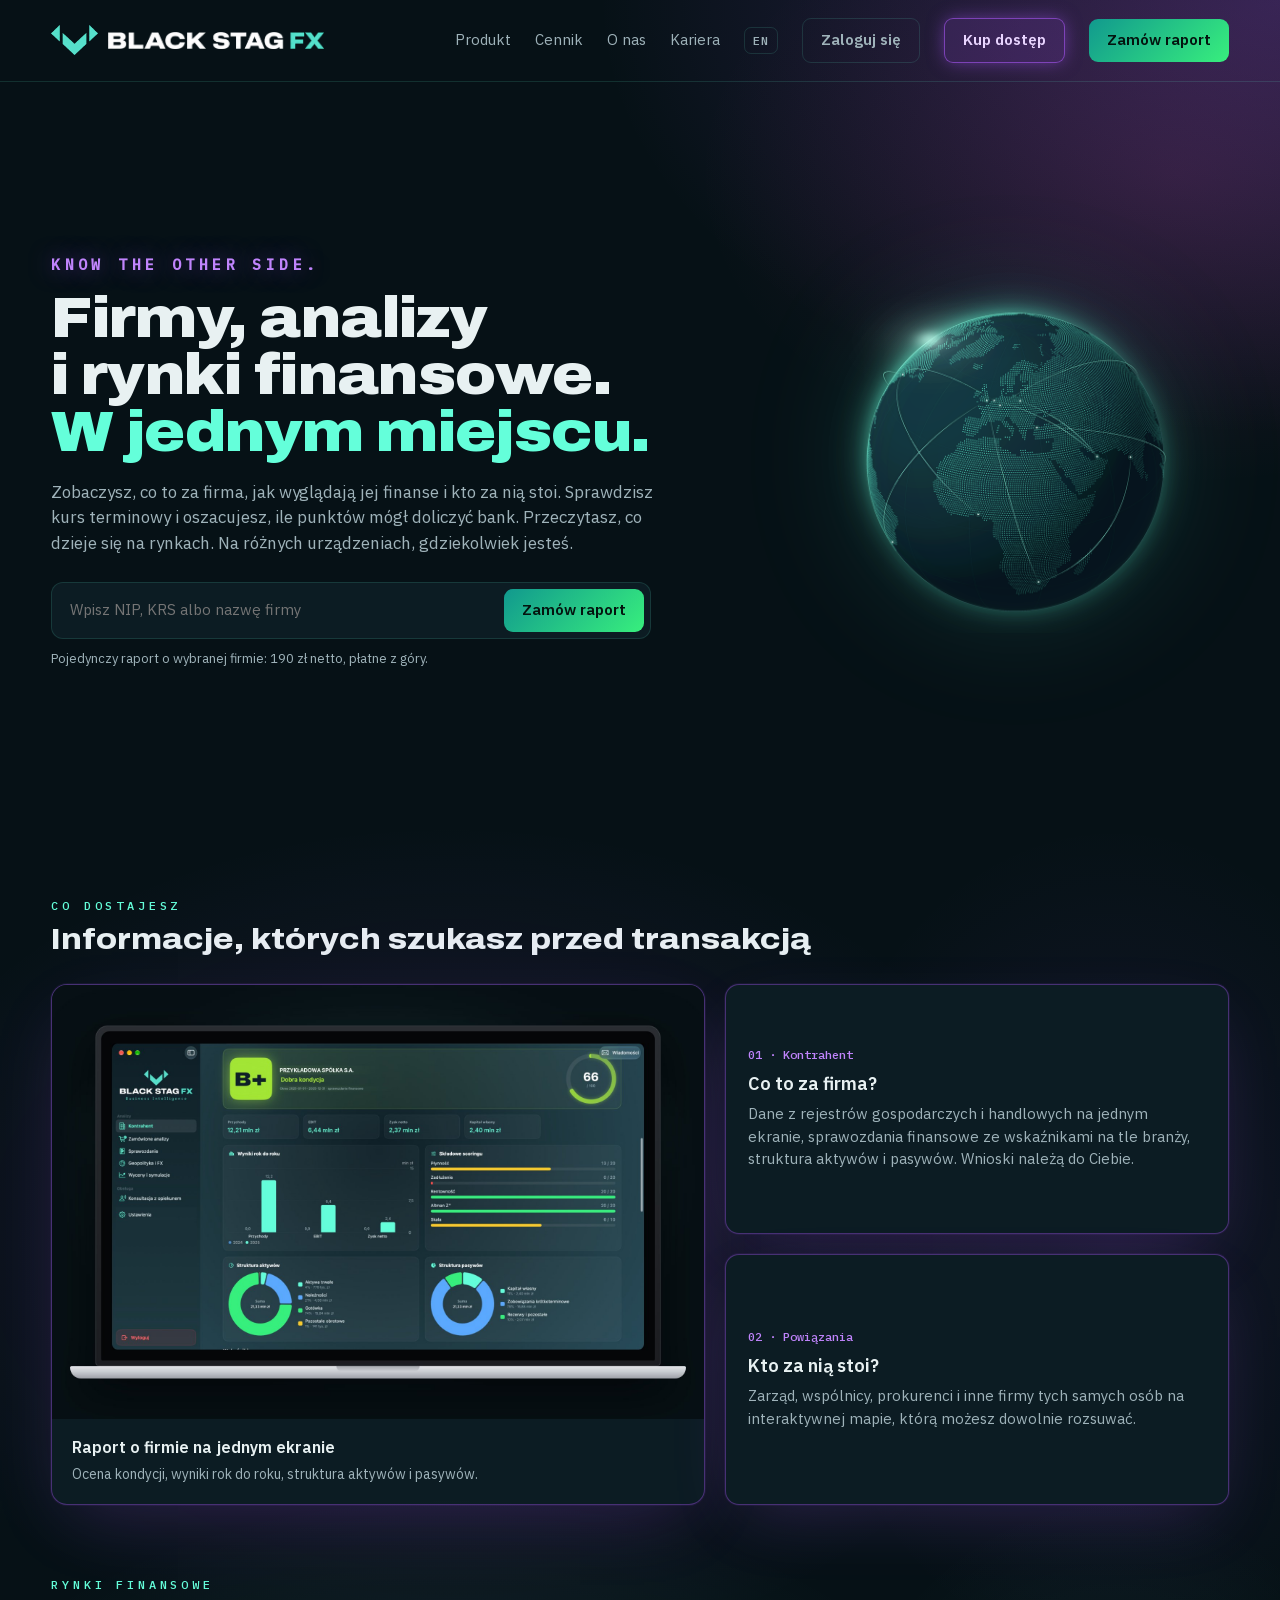
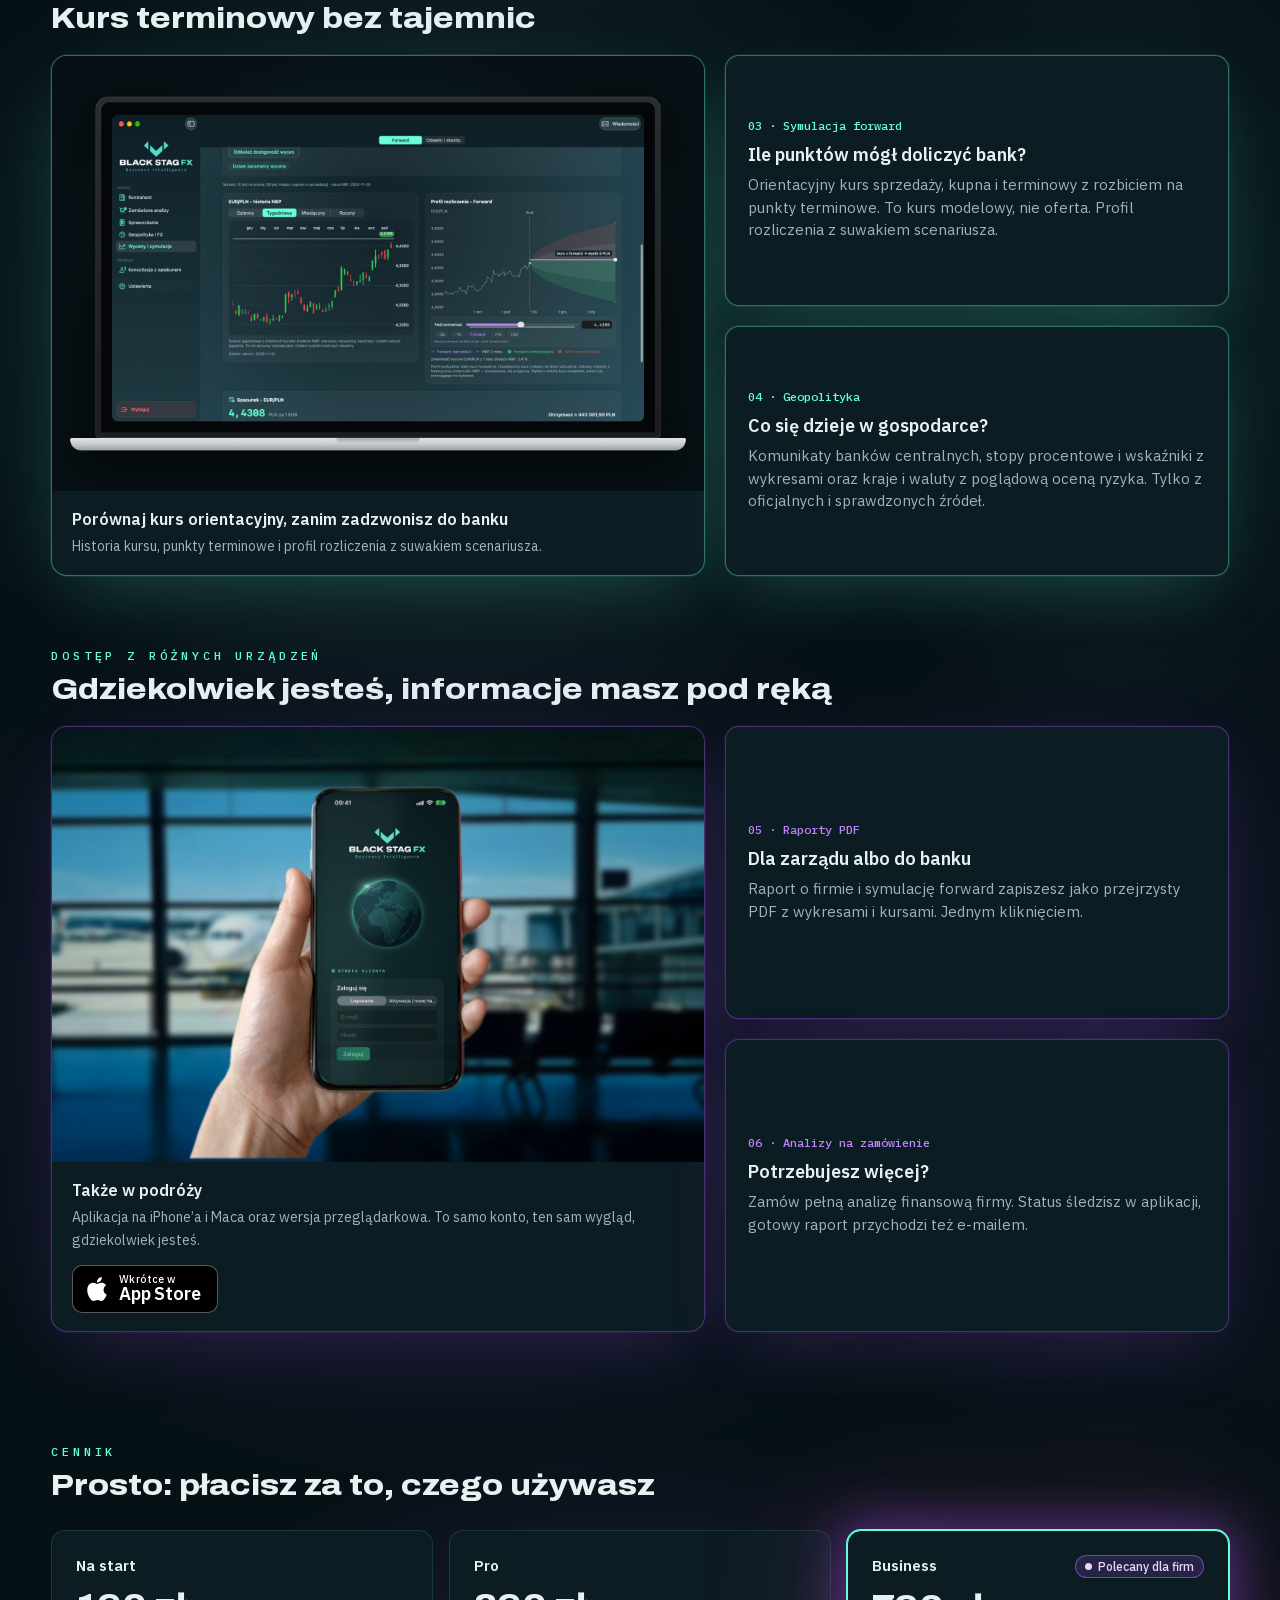
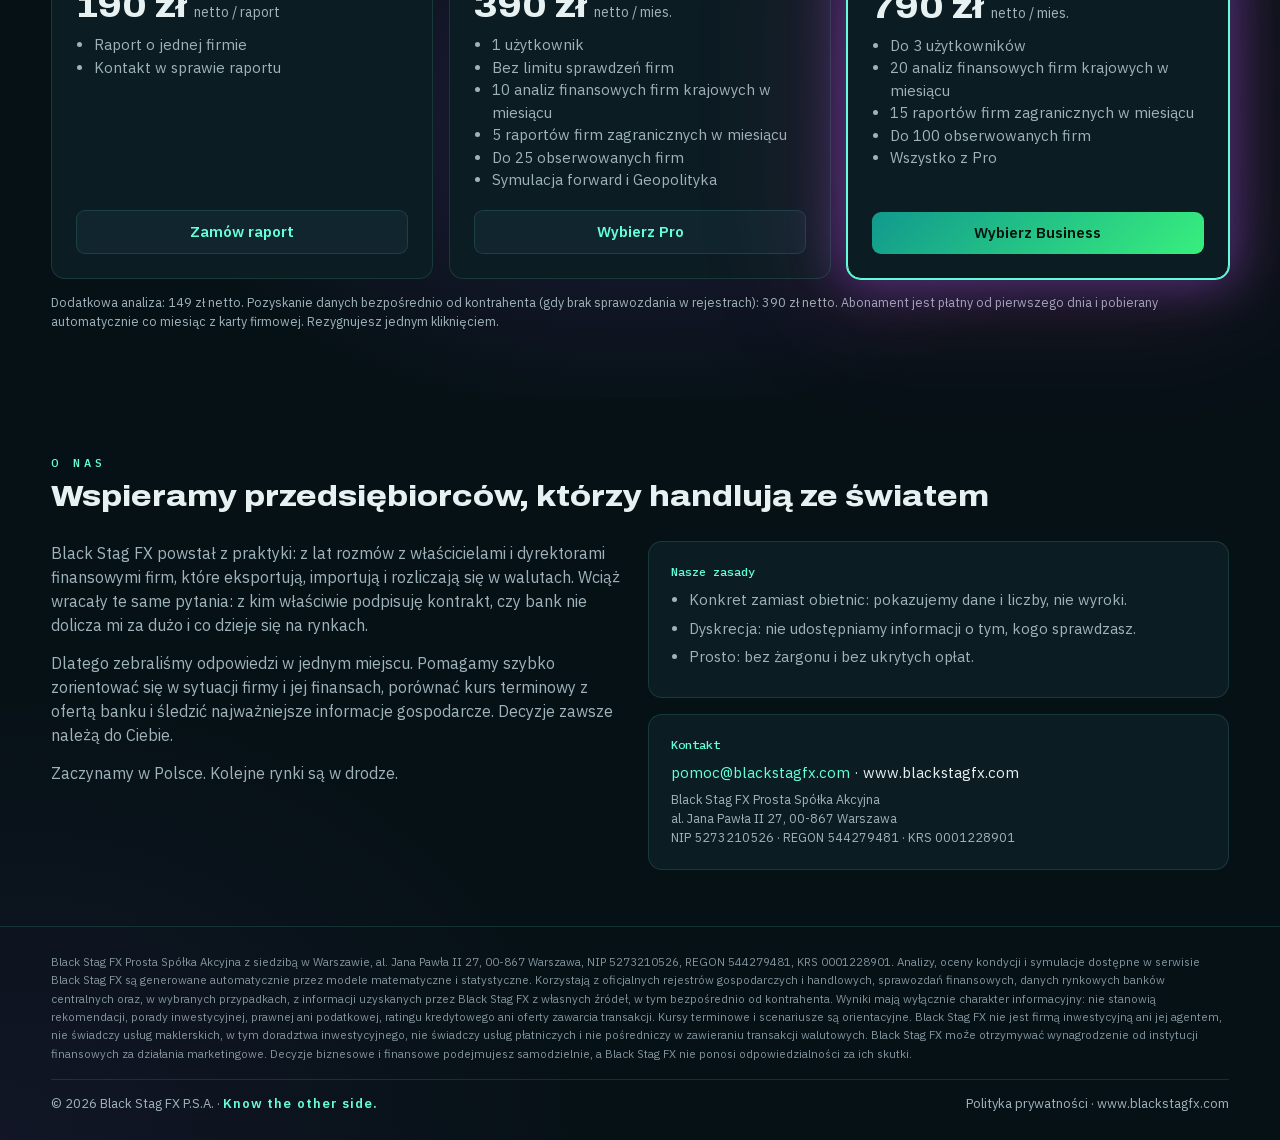
<file: index.html>
<!DOCTYPE html>
<html lang="pl">
<head>
<meta charset="utf-8">
<meta name="viewport" content="width=device-width, initial-scale=1">
<link rel="canonical" href="https://www.blackstagfx.com/">
<link rel="alternate" hreflang="pl" href="https://www.blackstagfx.com/">
<link rel="alternate" hreflang="en" href="https://www.blackstagfx.com/en/">
<link rel="alternate" hreflang="x-default" href="https://www.blackstagfx.com/">
<meta name="robots" content="index, follow, max-image-preview:large">
<title>Black Stag FX · Raporty o firmach, forward i rynki walut</title>
<meta name="description" content="Sprawdź kontrahenta, zanim podpiszesz umowę. Raport Biznesowy o firmie, symulacja forward i najważniejsze informacje z rynków walut w jednym miejscu. Raport od 190 zł netto.">
<link rel="icon" type="image/png" sizes="32x32" href="/favicon-32.png">
<link rel="icon" type="image/png" sizes="512x512" href="/icon-512.png">
<link rel="apple-touch-icon" href="/apple-touch-icon.png">
<meta property="og:type" content="website">
<meta property="og:site_name" content="Black Stag FX">
<meta property="og:title" content="Black Stag FX · Know the other side.">
<meta property="og:description" content="Sprawdź kontrahenta, zanim podpiszesz umowę. Raport Biznesowy o firmie, symulacja forward i najważniejsze informacje z rynków walut w jednym miejscu. Raport od 190 zł netto.">
<meta property="og:url" content="https://www.blackstagfx.com/">
<meta property="og:image" content="https://www.blackstagfx.com/og.png">
<meta property="og:image:width" content="1200">
<meta property="og:image:height" content="630">
<meta property="og:locale" content="pl_PL">
<meta name="twitter:card" content="summary_large_image">
<meta name="twitter:image" content="https://www.blackstagfx.com/og.png">
<script type="application/ld+json">
{"@context":"https://schema.org","@graph":[
{"@type":"Organization","@id":"https://www.blackstagfx.com/#org","name":"Black Stag FX","legalName":"Black Stag FX Prosta Spółka Akcyjna","url":"https://www.blackstagfx.com/","logo":"https://www.blackstagfx.com/icon-512.png","image":"https://www.blackstagfx.com/og.png","slogan":"Know the other side.","email":"pomoc@blackstagfx.com","taxID":"5273210526","address":{"@type":"PostalAddress","streetAddress":"al. Jana Pawła II 27","postalCode":"00-867","addressLocality":"Warszawa","addressCountry":"PL"},"contactPoint":{"@type":"ContactPoint","contactType":"customer support","email":"pomoc@blackstagfx.com","availableLanguage":["pl","en"]}},
{"@type":"WebSite","@id":"https://www.blackstagfx.com/#website","url":"https://www.blackstagfx.com/","name":"Black Stag FX","inLanguage":["pl","en"],"publisher":{"@id":"https://www.blackstagfx.com/#org"}}
]}
</script>
<link href="/fonts/fonts.css" rel="stylesheet">
<style>
/* Jeden świat wizualny marki: głęboki granat-morski, akcent turkus #64ffda, liczby monospace.
   Układ: strona publiczna (hero + glob) → logowanie → aplikacja z jednym polem wyszukiwania w centrum. */
:root {
  --bg: #061116;
  --panel: #0c1c23;
  --panel-2: #10252e;
  --line: rgba(100,255,218,.13);
  --ink: #e8f1f2;
  --muted: #9fb3ba;
  --teal: #64ffda;
  --teal-dim: rgba(100,255,218,.14);
  --ok: #38ef7d; --warn: #faca2b; --bad: #ff4b4b;
  --display: "Archivo", "Helvetica Neue", Arial, sans-serif;
  --body: "IBM Plex Sans", "Helvetica Neue", Arial, sans-serif;
  --mono: "IBM Plex Mono", ui-monospace, Menlo, monospace;
  color-scheme: dark;
}
* { box-sizing: border-box; }
html, body { height: 100%; margin: 0; }
body { background: var(--bg); color: var(--ink); font: 15px/1.5 var(--body); -webkit-font-smoothing: antialiased; }
a { color: var(--teal); text-decoration: none; }
button, input, select { font: inherit; color: inherit; }
:focus-visible { outline: 2px solid var(--teal); outline-offset: 2px; }
.num { font-family: var(--mono); font-variant-numeric: tabular-nums; }
.view { display: none; }
.view.on { display: block; }
.demo { position: fixed; right: 14px; bottom: 14px; z-index: 50; font: 500 11px var(--mono); letter-spacing: .08em; text-transform: uppercase;
  background: #1a1300; color: var(--warn); border: 1px solid rgba(250,202,43,.4); padding: 6px 10px; border-radius: 6px; }

/* --- marka --- */
.brand { display: flex; align-items: center; gap: 10px; color: var(--ink); }
.brand img.m { height: 30px; width: auto; }
.brand img.w { height: 17px; width: auto; }
.eyebrow { font: 500 12px var(--mono); letter-spacing: .32em; color: var(--teal); text-transform: uppercase; }

/* --- przyciski --- */
.btn { display: inline-flex; align-items: center; gap: 8px; border-radius: 9px; padding: 10px 18px; border: 1px solid var(--line); background: var(--panel-2); cursor: pointer; font-weight: 600; }
.btn:hover { border-color: rgba(100,255,218,.4); }
.btn.primary { background: linear-gradient(135deg,#11998e,#38ef7d); color: #04140f; border: 0; }
.btn.ghost { background: transparent; }

/* --- strona publiczna --- */
.site-nav { display: flex; align-items: center; justify-content: space-between; gap: 16px; padding: 18px clamp(16px,4vw,56px); border-bottom: 1px solid var(--line); }
.site-nav nav { display: flex; gap: 24px; align-items: center; flex-wrap: wrap; }
.site-nav nav a { color: var(--muted); }
.site-nav nav a:hover { color: var(--ink); }
.hero { display: grid; grid-template-columns: 1fr 1fr; gap: 40px; align-items: center; padding: 56px clamp(16px,4vw,56px) 24px; max-width: 1180px; margin: 0 auto; }
.hero > img { filter: drop-shadow(0 0 60px rgba(100,255,218,.14)); }
.hero h1 { font: 900 clamp(34px,4.6vw,60px)/1.02 var(--display); font-stretch: 112%; margin: 16px 0 18px; text-wrap: balance; letter-spacing: -.01em; }
.hero h1 em { font-style: normal; color: var(--teal); }
.hero p.lead { color: var(--muted); font-size: 18px; max-width: 34em; margin: 0 0 26px; }
.hero-search { display: flex; gap: 8px; max-width: 520px; background: var(--panel); border: 1px solid var(--line); border-radius: 12px; padding: 6px; }
.hero-search input { flex: 1; background: transparent; border: 0; padding: 10px 12px; outline: none; min-width: 0; }
.hero small { display: block; color: var(--muted); margin-top: 10px; font-size: 13px; }
.hero img { width: 100%; height: auto; max-width: 560px; justify-self: center; }
.strip { display: flex; gap: 28px; justify-content: center; flex-wrap: wrap; padding: 18px 16px; border-block: 1px solid var(--line); color: var(--muted); font: 500 12px var(--mono); letter-spacing: .14em; text-transform: uppercase; }
.section { max-width: 1180px; margin: 0 auto; padding: 56px clamp(16px,4vw,56px); }
.section h2 { font: 800 30px/1.1 var(--display); font-stretch: 112%; margin: 10px 0 28px; text-wrap: balance; }
.grid3 { display: grid; grid-template-columns: repeat(3,1fr); gap: 16px; }
.grid2 { display: grid; grid-template-columns: repeat(2,1fr); gap: 16px; }
.feat { background: var(--panel); border: 1px solid var(--line); border-radius: 14px; padding: 22px; }
.feat .k { font: 500 12px var(--mono); color: var(--teal); }
.feat h3 { margin: 8px 0 6px; font-size: 18px; }
.feat p { margin: 0; color: var(--muted); }
.price { background: var(--panel); border: 1px solid var(--line); border-radius: 14px; padding: 24px; display: flex; flex-direction: column; gap: 10px; }
.price.hot { border-color: var(--teal); box-shadow: 0 0 0 1px var(--teal), 0 20px 60px -30px rgba(100,255,218,.5); }
.price .amt { font: 800 34px var(--display); font-stretch: 112%; }
.price .amt small { font: 400 14px var(--body); color: var(--muted); }
.price ul { margin: 0; padding-left: 18px; color: var(--muted); }
.site-foot { border-top: 1px solid var(--line); padding: 26px clamp(16px,4vw,56px); color: var(--muted); font-size: 13px; display: flex; justify-content: space-between; gap: 16px; flex-wrap: wrap; }

/* --- logowanie --- */
.login { min-height: 100vh; display: grid; place-items: center; padding: 32px 16px;
  background: radial-gradient(800px 500px at 0% 50%, rgba(100,255,218,.10), transparent 70%), var(--bg); }
.login-card { width: min(420px,100%); background: var(--panel); border: 1px solid var(--line); border-radius: 16px; padding: 30px; display: grid; gap: 14px;
  box-shadow: 0 0 60px 6px rgba(168,85,247,.07), 0 0 120px 24px rgba(236,72,153,.03); }
.login-card label { font-size: 13px; color: var(--muted); display: grid; gap: 6px; }
.field { background: var(--bg); border: 1px solid var(--line); border-radius: 9px; padding: 11px 12px; width: 100%; }

/* --- aplikacja --- */
.app { display: grid; grid-template-columns: 220px 1fr; min-height: 100vh; }
.rail { border-right: 1px solid var(--line); padding: 18px 12px; display: flex; flex-direction: column; gap: 4px; background: #071318; position: sticky; top: 0; height: 100vh; }
.rail .brand { padding: 4px 8px 18px; white-space: nowrap; }
.rail .brand img.m { height: 22px; }
.rail .brand img.w { height: 12px; }
.rail a { display: flex; align-items: center; gap: 10px; padding: 9px 10px; border-radius: 8px; color: var(--muted); }
.rail a:hover { background: var(--panel); color: var(--ink); }
.rail a.on { background: var(--teal-dim); color: var(--teal); }
.rail a svg { width: 18px; height: 18px; flex: none; }
.rail .badge { margin-left: auto; font: 600 11px var(--mono); background: var(--teal); color: #04140f; border-radius: 10px; padding: 1px 7px; }
.rail .spacer { flex: 1; }
.top { display: flex; align-items: center; gap: 14px; padding: 14px 28px; border-bottom: 1px solid var(--line); position: sticky; top: 0; background: rgba(6,17,22,.92); backdrop-filter: blur(8px); z-index: 5; }
.cmd { flex: 1; max-width: 640px; display: flex; align-items: center; gap: 10px; background: var(--panel); border: 1px solid var(--line); border-radius: 10px; padding: 9px 12px; color: var(--muted); cursor: text; }
.cmd kbd, kbd { font: 500 11px var(--mono); border: 1px solid var(--line); border-radius: 5px; padding: 1px 6px; color: var(--muted); }
.top .who { margin-left: auto; display: flex; align-items: center; gap: 10px; color: var(--muted); font-size: 13px; }
.avatar { width: 30px; height: 30px; border-radius: 50%; background: var(--teal-dim); color: var(--teal); display: grid; place-items: center; font: 600 12px var(--mono); }
main.page { padding: 26px 28px 60px; max-width: 1240px; }
.page h1 { font: 800 26px/1.15 var(--display); font-stretch: 112%; margin: 0 0 4px; }
.sub { color: var(--muted); margin: 0 0 22px; }
.card { background: var(--panel); border: 1px solid var(--line); border-radius: 14px; padding: 18px 20px; }
.card h2 { font-size: 13px; font-family: var(--mono); font-weight: 500; letter-spacing: .14em; text-transform: uppercase; color: var(--muted); margin: 0 0 14px; }
.cols { display: grid; gap: 16px; grid-template-columns: 1.6fr 1fr; align-items: start; }
.stack { display: grid; gap: 16px; }
.big-search { display: flex; gap: 8px; background: var(--panel); border: 1px solid rgba(100,255,218,.3); border-radius: 14px; padding: 8px; margin-bottom: 18px; }
.big-search input { flex: 1; background: transparent; border: 0; outline: none; padding: 10px 12px; font-size: 17px; min-width: 0; }
table { width: 100%; border-collapse: collapse; }
th { text-align: left; font: 500 11px var(--mono); letter-spacing: .1em; text-transform: uppercase; color: var(--muted); padding: 0 8px 10px; border-bottom: 1px solid var(--line); }
td { padding: 11px 8px; border-bottom: 1px solid rgba(100,255,218,.06); vertical-align: middle; }
tr.click { cursor: pointer; }
tr.click:hover td { background: rgba(100,255,218,.04); }
.chip { display: inline-flex; align-items: center; gap: 6px; font: 500 12px var(--body); padding: 3px 9px; border-radius: 20px; border: 1px solid; white-space: nowrap; }
.chip::before { content: ""; width: 7px; height: 7px; border-radius: 50%; background: currentColor; }
.chip.ok { color: var(--ok); border-color: rgba(56,239,125,.35); }
.chip.warn { color: var(--warn); border-color: rgba(250,202,43,.35); }
.chip.bad { color: var(--bad); border-color: rgba(255,75,75,.35); }
.chip.info { color: var(--teal); border-color: rgba(100,255,218,.35); }
.fx { display: grid; grid-template-columns: repeat(3,1fr); gap: 12px; }
.fx .card { padding: 14px 16px; }
.fx .pair { font: 500 12px var(--mono); color: var(--muted); letter-spacing: .08em; }
.fx .rate { font: 500 24px var(--mono); margin: 2px 0; }
.up { color: var(--ok); } .down { color: var(--bad); }
.alert { display: grid; grid-template-columns: 8px 1fr; gap: 12px; padding: 10px 0; border-bottom: 1px solid rgba(100,255,218,.06); }
.alert:last-child { border: 0; }
.alert .bar { border-radius: 4px; }
.alert b { display: block; font-weight: 600; }
.alert span { color: var(--muted); font-size: 13px; }
.firm-head { display: flex; gap: 18px; align-items: flex-start; justify-content: space-between; flex-wrap: wrap; margin-bottom: 18px; }
.firm-head .chips { display: flex; gap: 8px; flex-wrap: wrap; margin-top: 10px; }
.score { display: flex; gap: 18px; align-items: center; }
.score .ring { width: 96px; height: 96px; flex: none; }
.kv { display: grid; grid-template-columns: 150px 1fr; gap: 8px 14px; font-size: 14px; }
.kv dt { color: var(--muted); }
.kv dd { margin: 0; }
.risks li { margin: 6px 0; }
.risks { padding-left: 18px; margin: 0; }
.note { color: var(--muted); font-size: 12.5px; margin-top: 12px; }
.tabs { display: flex; gap: 4px; border-bottom: 1px solid var(--line); margin-bottom: 16px; flex-wrap: wrap; }
.tabs button { background: none; border: 0; border-bottom: 2px solid transparent; padding: 10px 14px; color: var(--muted); cursor: pointer; }
.tabs button.on { color: var(--teal); border-color: var(--teal); }
.graph { width: 100%; height: auto; display: block; }
.calc { display: grid; grid-template-columns: repeat(3,1fr); gap: 12px; margin-bottom: 16px; }
.calc label { font-size: 13px; color: var(--muted); display: grid; gap: 6px; }
.result { display: grid; grid-template-columns: repeat(3,1fr); gap: 12px; }
.calc { grid-template-columns: repeat(4,1fr); }
.result .card .v { font: 500 26px var(--mono); }
.stage { display: flex; gap: 6px; }
.stage i { width: 26px; height: 5px; border-radius: 3px; background: rgba(159,179,186,.25); }
.stage i.on { background: var(--teal); }
/* paleta poleceń */
.palette { position: fixed; inset: 0; background: rgba(2,8,10,.7); display: none; align-items: flex-start; justify-content: center; padding-top: 12vh; z-index: 40; }
.palette.on { display: flex; }
.palette .box { width: min(620px, calc(100% - 32px)); background: var(--panel); border: 1px solid rgba(100,255,218,.35); border-radius: 14px; overflow: hidden; box-shadow: 0 30px 80px -20px #000; }
.palette input { width: 100%; background: transparent; border: 0; border-bottom: 1px solid var(--line); padding: 16px 18px; font-size: 17px; outline: none; }
.palette ul { list-style: none; margin: 0; padding: 6px; max-height: 50vh; overflow: auto; }
.palette li { padding: 10px 12px; border-radius: 8px; display: flex; justify-content: space-between; gap: 12px; cursor: pointer; }
.palette li:hover, .palette li.sel { background: var(--teal-dim); }
.palette li span { color: var(--muted); font: 12px var(--mono); }

/* --- nowe elementy 11.2026 --- */
.rail .grp { font: 500 10.5px var(--mono); letter-spacing: .16em; text-transform: uppercase; color: rgba(159,179,186,.6); padding: 14px 10px 4px; }
.btn.glow { border-color: rgba(168,85,247,.6); color: #e9d5ff; background: rgba(168,85,247,.14); box-shadow: 0 0 18px -2px rgba(168,85,247,.55); }
.btn.glow:hover { border-color: #a855f7; box-shadow: 0 0 26px 0 rgba(168,85,247,.7); }
.warnbar { display: flex; gap: 12px; align-items: center; background: rgba(250,202,43,.06); border: 1px solid rgba(250,202,43,.35); border-radius: 12px; padding: 12px 16px; margin-bottom: 16px; }
.warnbar svg { flex: none; color: var(--warn); }
.seg { display: inline-flex; background: var(--bg); border: 1px solid var(--line); border-radius: 9px; padding: 3px; }
.seg button { white-space: nowrap; background: none; border: 0; padding: 7px 12px; border-radius: 7px; cursor: pointer; color: var(--muted); }
.seg button.on { background: var(--teal); color: #04140f; font-weight: 600; }
.params { display: grid; grid-template-columns: .8fr 1.25fr 1.2fr 1fr 1fr; gap: 12px; align-items: end; margin-bottom: 16px; }
.params label { font-size: 13px; color: var(--muted); display: grid; gap: 6px; }
.cards4 { display: grid; grid-template-columns: repeat(4,1fr); gap: 12px; }
.q { --c: #64ffda; position: relative; text-align: left; background: var(--panel-2); border: 1px solid color-mix(in srgb, var(--c) 30%, transparent); border-radius: 14px; padding: 16px 18px; min-height: 150px; }
.q h2 { color: var(--c) !important; margin-bottom: 8px !important; display: flex; justify-content: space-between; }
.q .v { font: 500 34px var(--mono); letter-spacing: -.01em; }
.q .s { color: var(--muted); font-size: 12.5px; margin-top: 4px; }
.q .s b { color: var(--c); font-weight: 600; }
button.q { cursor: pointer; color: inherit; font: inherit; }
button.q.on { background: color-mix(in srgb, var(--c) 14%, var(--panel-2)); border-color: var(--c); box-shadow: 0 0 28px -8px var(--c); }
button.q .tick { width: 18px; height: 18px; border-radius: 50%; background: var(--c); color: #0c1c23; font-size: 12px; display: none; place-items: center; }
button.q.on .tick { display: grid; }
.q.sell { --c: #E5534B; } .q.buy { --c: #64ffda; } .q.fwd { --c: #a855f7; } .q.pts { --c: #5aa9ff; }
.scen { display: grid; grid-template-columns: auto 1fr 130px; gap: 14px; align-items: center; background: var(--bg); border: 1px solid var(--line); border-radius: 12px; padding: 12px 16px; margin-top: 12px; }
.scen input[type=range] { width: 100%; accent-color: var(--sc, #E5534B); }
.scen .field { text-align: right; font-family: var(--mono); }
.scen .row2 { grid-column: 1 / -1; display: flex; gap: 8px; flex-wrap: wrap; align-items: center; }
.scen .row2 button { background: var(--panel-2); border: 1px solid var(--line); border-radius: 7px; padding: 5px 12px; cursor: pointer; font-family: var(--mono); font-size: 13px; }
.scen .row2 .sum { margin-left: auto; font: 500 13px var(--mono); }
.legend { display: flex; gap: 18px; flex-wrap: wrap; font-size: 13px; color: var(--muted); margin-top: 10px; }
.legend i { display: inline-block; width: 12px; height: 12px; border-radius: 3px; vertical-align: -1px; margin-right: 6px; }
.toast { position: fixed; left: 50%; bottom: 28px; transform: translateX(-50%); background: var(--panel); border: 1px solid rgba(100,255,218,.4); border-radius: 12px; padding: 12px 18px; z-index: 60; box-shadow: 0 20px 60px -20px #000; max-width: min(560px, 90vw); }
.risk5 { display: inline-flex; gap: 3px; } .risk5 i { width: 9px; height: 9px; border-radius: 50%; background: rgba(159,179,186,.22); } .risk5 i.on { background: var(--warn); }
.mini { display: grid; grid-template-columns: 1fr 120px; gap: 10px; align-items: center; padding: 10px 0; border-bottom: 1px solid rgba(100,255,218,.06); }
.mini:last-child { border: 0; }
.mini b { display: block; font-weight: 600; } .mini span { color: var(--muted); font-size: 12.5px; }
.mini .val { font: 500 18px var(--mono); }
.split { display: grid; grid-template-columns: 1fr 1fr; gap: 16px; }
.bar100 { display: flex; height: 26px; border-radius: 6px; overflow: hidden; margin: 8px 0 8px; }
.bar100 div { display: grid; place-items: center; font: 500 11px var(--mono); color: #04140f; }


/* --- fioletowa poświata marki (jak w aplikacji i prezentacji) --- */
#v-start { background:
  radial-gradient(1100px 700px at 100% 0%, rgba(168,85,247,.26), transparent 62%),
  radial-gradient(800px 520px at 92% 4%, rgba(236,72,153,.12), transparent 60%),
  radial-gradient(900px 700px at 0% 100%, rgba(168,85,247,.07), transparent 65%), var(--bg); background-attachment: scroll; }
.login { background:
  radial-gradient(900px 600px at 100% 0%, rgba(168,85,247,.16), transparent 62%),
  radial-gradient(700px 480px at 92% 6%, rgba(236,72,153,.07), transparent 60%),
  radial-gradient(800px 500px at 0% 50%, rgba(100,255,218,.10), transparent 70%), var(--bg); }
.app > div { background: radial-gradient(1000px 520px at 100% 0%, rgba(168,85,247,.10), transparent 62%), radial-gradient(700px 400px at 95% 0%, rgba(236,72,153,.04), transparent 60%); background-attachment: fixed; min-height: 100vh; }
.top { background: rgba(6,17,22,.78); }
.price.hot { box-shadow: 0 0 0 1px var(--teal), 0 0 50px 6px rgba(168,85,247,.42), 0 0 130px 30px rgba(236,72,153,.14); }
.price { position: relative; }
.price > .btn { margin-top: auto; justify-content: center; }
.price ul { margin-bottom: 8px; }
#cennik-sekcja { background: radial-gradient(700px 420px at 50% 55%, rgba(168,85,247,.16), transparent 70%); }

@media (max-width: 1150px) { .site-nav nav { gap: 14px; } .site-nav .btn { padding: 8px 12px; } }
.lang { font: 500 12px var(--mono); letter-spacing: .08em; border: 1px solid var(--line); border-radius: 7px; padding: 5px 8px; color: var(--muted) !important; }
/* --- logowanie jak w aplikacji --- */
.lg { min-height: 100vh; display: grid; grid-template-columns: 1fr 1fr; align-items: center; gap: 40px; padding: 40px clamp(16px,5vw,80px);
  background: radial-gradient(900px 700px at 0% 50%, rgba(100,255,218,.11), transparent 65%), radial-gradient(900px 600px at 100% 0%, rgba(168,85,247,.14), transparent 62%), var(--bg); }
.lg-left { display: grid; justify-items: center; gap: 28px; }
.lg-logo { width: min(420px,80vw); height: auto; display: block; }
.lg-glob { width: min(400px,70vw); height: auto; display: block; filter: drop-shadow(0 0 40px rgba(100,255,218,.18)); }
.lg-right { display: grid; gap: 16px; max-width: 560px; width: 100%; }
.lg-card { background: var(--panel); border: 1px solid var(--line); border-radius: 18px; padding: 24px; display: grid; gap: 16px;
  box-shadow: 0 0 70px 10px rgba(168,85,247,.16), 0 0 140px 30px rgba(236,72,153,.06); }
.lg-seg { display: inline-flex; background: var(--bg); border-radius: 9px; padding: 3px; }
.lg-seg button { background: none; border: 0; padding: 7px 18px; border-radius: 7px; cursor: pointer; color: var(--ink); }
.lg-seg button.on { background: var(--teal); color: #04140f; }
.lg form[hidden] { display: none !important; }
@media (max-width: 900px) { .lg { grid-template-columns: 1fr; } .lg-glob { width: min(240px,60vw); } }

/* --- rejestracja 3 kroki (11.2026) --- */
#reg [hidden], .found[hidden] { display: none !important; }
.reg-card { width: min(600px,100%); }
.steps { display: grid; grid-template-columns: repeat(3,1fr); gap: 8px; margin-bottom: 4px; }
.steps div { font: 500 11.5px var(--mono); letter-spacing: .08em; text-transform: uppercase; color: var(--muted); border-top: 3px solid rgba(159,179,186,.22); padding-top: 8px; }
.steps div.on { color: var(--teal); border-color: var(--teal); }
.steps div.done { color: var(--ink); border-color: rgba(100,255,218,.5); }
.row2c { display: grid; grid-template-columns: 1fr 1fr; gap: 12px; }
.nipbox { display: flex; gap: 8px; } .nipbox .field { flex: 1; }
.found { background: var(--bg); border: 1px solid rgba(56,239,125,.35); border-radius: 10px; padding: 12px 14px; font-size: 14px; display: grid; gap: 4px; }
.found .t { color: var(--ok); font: 500 11px var(--mono); letter-spacing: .1em; text-transform: uppercase; }
.plans { display: grid; grid-template-columns: 1fr 1fr; gap: 12px; }
.plan { text-align: left; background: var(--bg); border: 1px solid var(--line); border-radius: 12px; padding: 14px 16px; cursor: pointer; color: inherit; font: inherit; display: grid; gap: 4px; }
.plan.on { border-color: var(--teal); box-shadow: 0 0 0 1px var(--teal); background: rgba(100,255,218,.05); }
.plan b { font-size: 16px; } .plan .p { font: 700 22px var(--display); font-stretch: 112%; } .plan .p small { font: 400 13px var(--body); color: var(--muted); }
.plan ul { margin: 4px 0 0; padding-left: 16px; color: var(--muted); font-size: 13px; }
.summary { background: var(--bg); border: 1px solid var(--line); border-radius: 12px; padding: 14px 16px; display: grid; gap: 6px; font-size: 14px; }
.summary div { display: flex; justify-content: space-between; gap: 12px; } .summary span { color: var(--muted); }
.summary .tot { border-top: 1px solid var(--line); padding-top: 8px; font-weight: 600; }
.cardf { background: #f6f8fa; color: #1b2630; border-radius: 10px; padding: 12px; display: grid; gap: 8px; }
.cardf input { background: #fff; border: 1px solid #cfd8de; border-radius: 7px; padding: 9px 10px; color: #1b2630; width: 100%; }
.cardf .r { display: grid; grid-template-columns: 1fr 90px 80px; gap: 8px; }
.cardf small { color: #5c6873; font-size: 11.5px; }
.chk { display: grid; grid-template-columns: 18px 1fr; gap: 10px; align-items: start; font-size: 13.5px; color: var(--ink); line-height: 1.45; }
.chk input { margin-top: 3px; accent-color: #38ef7d; width: 16px; height: 16px; }
.chk .req { color: var(--teal); font: 500 10.5px var(--mono); letter-spacing: .08em; text-transform: uppercase; margin-right: 4px; }
.chk .opt { color: var(--muted); font: 500 10.5px var(--mono); letter-spacing: .08em; text-transform: uppercase; margin-right: 4px; }
.navrow { display: flex; justify-content: space-between; gap: 10px; align-items: center; flex-wrap: wrap; }
.btn[disabled] { opacity: .4; cursor: not-allowed; filter: grayscale(.6); }
.fine { color: var(--muted); font-size: 12px; margin: 0; }
.mail { background: #fff; color: #1b2630; border-radius: 12px; padding: 18px 20px; font-size: 13.5px; display: grid; gap: 8px; }
.mail .h { font-size: 12px; color: #5c6873; border-bottom: 1px solid #e3e8ec; padding-bottom: 8px; }
.att { display: flex; gap: 8px; flex-wrap: wrap; }
.att button { display: inline-flex; gap: 6px; align-items: center; border: 1px solid #cfd8de; background: #f6f8fa; color: #1b2630; border-radius: 7px; padding: 6px 10px; font-size: 12.5px; cursor: pointer; }
.att button:hover { border-color: #11998e; }
.docm { position: fixed; inset: 0; background: rgba(2,8,10,.75); z-index: 45; display: none; align-items: flex-start; justify-content: center; padding: 5vh 16px; overflow: auto; }
.docm.on { display: flex; }
.docm .paper { background: #fff; color: #1b2630; width: min(720px,100%); border-radius: 6px; padding: 34px 40px; font: 13.5px/1.55 var(--body); }
.docm .paper h3 { margin: 0 0 4px; font: 700 19px var(--body); } .docm .paper .v { color: #5c6873; font-size: 12px; margin-bottom: 14px; }
.docm .paper table td { border-bottom: 1px solid #e3e8ec; padding: 6px 8px; color: #1b2630; } .docm .paper table td:first-child { color: #5c6873; width: 42%; }
.docm .paper .warnp { background: #fff8e1; border: 1px solid #f3d27a; border-radius: 6px; padding: 8px 10px; font-size: 12px; margin-bottom: 14px; }
@media (max-width: 640px) { .row2c, .plans { grid-template-columns: 1fr; } .cardf .r { grid-template-columns: 1fr 1fr; } .cardf .r input:first-child { grid-column: 1/-1; } .docm .paper { padding: 22px 18px; } }

@media (max-width: 980px) {
  .params, .cards4, .split { grid-template-columns: 1fr; }
  .scen { grid-template-columns: 1fr; }
  .hero, .cols { grid-template-columns: 1fr; }
  .hero img { max-width: 420px; margin: 8px auto 0; }
  .grid3, .grid2, .fx, .calc, .result { grid-template-columns: 1fr; }
  .app { grid-template-columns: 1fr; }
  .rail { position: static; height: auto; flex-direction: row; overflow-x: auto; padding: 8px; }
  .rail .brand, .rail .spacer { display: none; }
  .rail a { white-space: nowrap; }
  .top { padding: 10px 16px; }
  #v-app .card { overflow-x: auto; } #v-app .cols, #v-app .stack { min-width: 0; }
  .top .cmd { min-width: 0; } .top .cmd kbd, .top .who > span, .top .who > a.btn { display: none; }
  main.page { padding: 20px 16px 60px; }
  .kv { grid-template-columns: 1fr; }
}
@media (prefers-reduced-motion: reduce) { * { transition: none !important; animation: none !important; } }
.shots { display:grid; grid-template-columns: 1fr 1fr; gap:20px; margin:8px 0 22px; }
.shot { margin:0; background: var(--panel); border:1px solid var(--line); border-radius:16px; overflow:hidden; box-shadow: 0 18px 50px rgba(0,0,0,.35), 0 0 60px rgba(168,85,247,.10); }
.shot .ph { position:relative; aspect-ratio: 3/2; overflow:visible; }
.shot .ph > img { width:100%; height:100%; object-fit:cover; display:block; }
.shot .ph .phone { position:absolute; right:4%; bottom:-6%; width:30%; height:auto; aspect-ratio:3/4; object-fit:cover; border-radius:14px; border:3px solid #0b1220; box-shadow: 0 14px 34px rgba(0,0,0,.55), 0 0 28px rgba(168,85,247,.25); }
.shot figcaption { padding:16px 20px 18px; }
.shot figcaption b { display:block; font-size:16px; margin-bottom:4px; }
.shot figcaption span { color: var(--muted); font-size:14px; }
@media (max-width: 760px) { .shots { grid-template-columns:1fr; } }
/* szerokie ekrany: jedna szerokość treści, większy nagłówek i glob */
:root { --wrap: 1320px; }
.site-nav { padding-left: max(clamp(16px,4vw,56px), calc((100% - var(--wrap)) / 2 + 56px)); padding-right: max(clamp(16px,4vw,56px), calc((100% - var(--wrap)) / 2 + 56px)); }
.hero { max-width: var(--wrap); grid-template-columns: 1.25fr .75fr; gap: clamp(24px,3vw,56px); min-height: min(calc(100vh - 84px), 760px); padding-top: 40px; padding-bottom: 40px; }
.hero h1 { font-size: clamp(36px, 4.4vw, 64px); }
.hero h1 em { display: block; }
.hero p.lead { font-size: clamp(17px, 1.15vw, 20px); max-width: 36em; }
.hero-search { max-width: 600px; }
.hero img { max-width: none; width: 118%; justify-self: center; }
@media (max-width: 980px) { .hero img { width: 100%; max-width: 520px; } }
.section { max-width: var(--wrap); }
@media (max-width: 980px) { .hero { min-height: 0; grid-template-columns: 1fr; } .hero h1 em { display: inline; } }
.prow { display:grid; grid-template-columns: 1.3fr 1fr; gap:20px; margin-top:20px; align-items:stretch; }
.prow .shot { display:flex; flex-direction:column; }
.prow .shot .ph { flex:1; min-height:0; }
.pstack { display:grid; grid-template-rows: 1fr 1fr; gap:20px; }
.pstack .feat { display:flex; flex-direction:column; justify-content:center; }
@media (max-width: 900px) { .prow { grid-template-columns:1fr; } }
@media (max-width: 640px) { .site-nav { flex-wrap: wrap; } .site-nav nav { justify-content:flex-start; } }
.prow { position:relative; isolation:isolate; --g: 168,85,247; }
.prow.prow-teal { --g: 100,255,218; }
.prow-head { margin-top:72px; }
.prow-head h2 { margin-bottom:4px; }
.prow::before { content:""; position:absolute; inset:-160px -200px; z-index:-1; pointer-events:none; background: radial-gradient(closest-side at 38% 50%, rgba(var(--g),.15), rgba(var(--g),.06) 55%, transparent), radial-gradient(closest-side at 80% 50%, rgba(var(--g),.09), transparent); }
#v-start { overflow-x: clip; }
.prow .shot, .prow .feat { border-color: rgba(var(--g),.38); box-shadow: 0 0 0 1px rgba(var(--g),.08), 0 24px 70px -20px rgba(var(--g),.22); }
.prow .feat .k { color: rgb(var(--g)); }
.prow:not(.prow-teal) .feat .k { color: #c084fc; }
.site-foot { padding-left: max(clamp(16px,4vw,56px), calc((100% - var(--wrap)) / 2 + 56px)); padding-right: max(clamp(16px,4vw,56px), calc((100% - var(--wrap)) / 2 + 56px)); }
.site-foot .legal { flex-basis:100%; margin:0; max-width:none; font-size:11.5px; line-height:1.6; color: color-mix(in srgb, var(--muted) 80%, transparent); }
.site-foot .copy { flex-basis:100%; display:flex; justify-content:space-between; gap:12px; flex-wrap:wrap; border-top:1px solid var(--line); padding-top:14px; }
.appstore { display:flex; width:fit-content; align-items:center; gap:10px; margin-top:14px; padding:8px 16px 8px 12px; background:#000; color:#fff !important; border:1px solid rgba(255,255,255,.35); border-radius:10px; text-decoration:none; line-height:1.05; }
.appstore svg { width:24px; height:24px; }
.appstore span { display:flex; flex-direction:column; font-size:18px; font-weight:600; letter-spacing:-.01em; color:#fff; }
.appstore small { font-size:10.5px; font-weight:500; letter-spacing:.02em; color:#fff; }
.appstore:hover { border-color: rgba(255,255,255,.7); }
.shot figcaption .appstore span { color:#fff; font-size:18px; }
.job { margin-top:22px; background: var(--panel); border:1px solid rgba(168,85,247,.38); border-radius:16px; padding:26px; box-shadow: 0 24px 70px -24px rgba(168,85,247,.25); }
.job-head { display:flex; justify-content:space-between; align-items:flex-start; gap:16px; flex-wrap:wrap; }
.job h3 { margin:0 0 10px; font-size:24px; }
.job-meta { display:flex; flex-wrap:wrap; gap:8px; }
.job .k { color:#c084fc; font-family: var(--mono, monospace); font-size:13px; margin-bottom:8px; }
.job .risks { color: var(--muted); margin:0; }
.kar-hero { position:relative; border-radius:18px; overflow:hidden; min-height:420px; display:flex; align-items:flex-end; background: url(foto_biuro.jpg) center 35%/cover no-repeat; border:1px solid rgba(168,85,247,.3); }
.kar-hero::before { content:""; position:absolute; inset:0; background: linear-gradient(0deg, rgba(7,13,18,.94) 0%, rgba(7,13,18,.55) 38%, rgba(7,13,18,.05) 70%); }
.kar-txt { max-width:780px; }
.kar-txt h2 { margin:6px 0 10px; } .kar-txt .lead { margin:0; }
@media (max-width:640px){ .kar-hero{ min-height:340px; background-position: 62% 35%; } .kar-txt{ padding:22px 20px; } }
.tagline { font: 600 clamp(14px,1.15vw,18px) var(--mono); letter-spacing: .3em; text-transform: uppercase; color: #c084fc; text-shadow: 0 0 22px rgba(168,85,247,.55); }
.tag-foot { font-weight: 600; color: var(--teal); letter-spacing: .08em; }

/* --- Moje transakcje (11.2026) --- */
#p-transakcje .head { display: flex; justify-content: space-between; align-items: flex-end; gap: 16px; flex-wrap: wrap; margin-bottom: 18px; }
#p-transakcje .eyebrow { font: 500 12px var(--mono); letter-spacing: .3em; text-transform: uppercase; color: var(--teal); }
#p-transakcje .sub { color: var(--muted); margin: 0; max-width: 60ch; }
#p-transakcje .acts { display: flex; gap: 8px; flex-wrap: wrap; }
#p-transakcje .btn { display: inline-flex; align-items: center; gap: 8px; border-radius: 9px; padding: 9px 16px; border: 1px solid var(--line); background: var(--panel2); color: var(--ink); font: 600 14px var(--body); cursor: pointer; }
#p-transakcje .btn:hover { border-color: #2c5a55; }
#p-transakcje .btn.primary { background: linear-gradient(135deg,#11998e,#38ef7d); color: #04140f; border: 0; }
#p-transakcje .btn:focus-visible, #p-transakcje select:focus-visible, #p-transakcje input:focus-visible { outline: 2px solid var(--teal); outline-offset: 2px; }
#p-transakcje .filters { display: flex; gap: 10px; flex-wrap: wrap; margin-bottom: 18px; align-items: center; }
#p-transakcje select, #p-transakcje input { background: var(--panel); color: var(--ink); border: 1px solid var(--line); border-radius: 8px; padding: 7px 10px; font: 14px var(--body); }
#p-transakcje .filters .tag { color: var(--muted); font-size: 13px; }
#p-transakcje .kpis { display: grid; grid-template-columns: repeat(4,minmax(0,1fr)); gap: 12px; margin-bottom: 16px; }
#p-transakcje .kpi { background: var(--panel); border: 1px solid var(--line); border-radius: 14px; padding: 16px 18px; display: grid; gap: 4px; align-content: start; }
#p-transakcje .kpi .l { font: 500 11px var(--mono); letter-spacing: .12em; text-transform: uppercase; color: var(--muted); }
#p-transakcje .kpi .v { font: 500 28px var(--mono); letter-spacing: -.01em; }
#p-transakcje .kpi .s { color: var(--muted); font-size: 12.5px; }
#p-transakcje .kpi .s b { font-weight: 600; }
#p-transakcje .pos { color: var(--ok); }
#p-transakcje .neg { color: var(--bad); }
#p-transakcje .kpi.cost { border-color: #4a2a6b; }
#p-transakcje .kpi.cost .v { color: var(--violet); }
#p-transakcje .row { display: grid; grid-template-columns: minmax(0,1.6fr) minmax(0,1fr); gap: 16px; margin-bottom: 16px; align-items: start; }
#p-transakcje .card { background: var(--panel); border: 1px solid var(--line); border-radius: 14px; padding: 18px 20px; min-width: 0; }
#p-transakcje .card h2 { font: 500 12px var(--mono); letter-spacing: .14em; text-transform: uppercase; color: var(--muted); margin: 0 0 12px; }
#p-transakcje .legend { display: flex; gap: 16px; flex-wrap: wrap; font-size: 12.5px; color: var(--muted); margin-top: 8px; }
#p-transakcje .legend i { display: inline-block; width: 10px; height: 10px; border-radius: 50%; margin-right: 6px; vertical-align: -1px; }
#p-transakcje svg text { font-family: var(--mono); font-size: 11px; fill: var(--muted); }
#p-transakcje .drop { border: 1.5px dashed #2c5a55; border-radius: 12px; padding: 18px; text-align: center; color: var(--muted); display: grid; gap: 6px; background: #08171c; }
#p-transakcje .drop b { color: var(--ink); font-size: 15px; }
#p-transakcje .drop small { font-size: 12px; }
#p-transakcje .parsed { margin-top: 14px; border: 1px solid #1f5a49; border-radius: 12px; padding: 14px; display: grid; gap: 10px; }
#p-transakcje .parsed .t { font: 500 11px var(--mono); letter-spacing: .1em; text-transform: uppercase; color: var(--ok); }
#p-transakcje .kv { display: grid; grid-template-columns: auto 1fr; gap: 6px 14px; font-size: 13.5px; }
#p-transakcje .kv dt { color: var(--muted); }
#p-transakcje .kv dd { margin: 0; text-align: right; }
#p-transakcje .kv dd.calc { color: var(--violet); }
#p-transakcje .hint { color: var(--muted); font-size: 12px; margin: 0; }
#p-transakcje .banks { display: grid; gap: 10px; }
#p-transakcje .bank { display: grid; grid-template-columns: 90px minmax(0,1fr) 90px; gap: 12px; align-items: center; font-size: 13.5px; }
#p-transakcje .bar { height: 10px; border-radius: 5px; background: #13303a; overflow: hidden; }
#p-transakcje .bar span { display: block; height: 100%; background: linear-gradient(90deg, var(--violet-d), var(--violet)); border-radius: 5px; }
#p-transakcje .bank .r { text-align: right; }
#p-transakcje .tw { overflow-x: auto; }
#p-transakcje .stack { display: grid; gap: 16px; min-width: 0; }
#p-transakcje table { width: 100%; border-collapse: collapse; min-width: 900px; }
#p-transakcje th { text-align: left; font: 500 10.5px var(--mono); letter-spacing: .1em; text-transform: uppercase; color: var(--muted); padding: 0 8px 10px; border-bottom: 1px solid var(--line); white-space: nowrap; }
#p-transakcje th.r, #p-transakcje td.r { text-align: right; }
#p-transakcje td { padding: 10px 8px; border-bottom: 1px solid #10272f; white-space: nowrap; }
#p-transakcje .chip { display: inline-flex; align-items: center; gap: 6px; font-size: 12px; padding: 2px 9px; border-radius: 20px; border: 1px solid; }
#p-transakcje .chip.done { color: var(--muted); border-color: #2a4650; }
#p-transakcje .chip.open { color: var(--teal); border-color: #1f6b5c; }
#p-transakcje .src { font: 11px var(--mono); color: #6f8890; }
#p-transakcje .note { color: var(--muted); font-size: 12px; margin: 16px 0 0; max-width: 110ch; }
#p-transakcje h1.trh { font: 800 26px/1.15 var(--display); font-stretch: 112%; margin: 6px 0 4px; }
#p-transakcje .chip::before { display:none; }
#p-transakcje .kv { grid-template-columns: max-content auto; justify-content: space-between; }
#p-transakcje .kv dd { white-space: nowrap; }
#p-transakcje .kv dd.calc { display: block; margin: 0; }
.app > div { min-width: 0; }
#p-transakcje { min-width: 0; }
#p-transakcje { --violet:#c084fc; --violet-d:#a855f7; --line:#173039; --bad:#ff6b6b; }
@media (max-width: 1050px) { #p-transakcje .kpis { grid-template-columns: repeat(2,minmax(0,1fr)); } #p-transakcje .row { grid-template-columns: minmax(0,1fr); } }
@media (max-width: 760px) { #p-transakcje .kpis { grid-template-columns: minmax(0,1fr); } #p-transakcje .bank { grid-template-columns: 70px minmax(0,1fr) 80px; } }

/* --- Wycena pozycji MTM (11.2026) --- */
#p-mtm .kpis { display:grid; grid-template-columns: repeat(4,minmax(0,1fr)); gap:12px; margin-bottom:16px; }
#p-mtm .kpi { background: var(--panel); border:1px solid var(--line); border-radius:14px; padding:16px 18px; display:grid; gap:4px; align-content:start; }
#p-mtm .kpi .l { font:500 11px var(--mono); letter-spacing:.12em; text-transform:uppercase; color:var(--muted); }
#p-mtm .kpi .v { font:500 28px var(--mono); letter-spacing:-.01em; }
#p-mtm .kpi .s { color:var(--muted); font-size:12.5px; }
#p-mtm .pos { color:#38ef7d; } #p-mtm .neg { color:#ff6b6b; }
#p-mtm .row { display:grid; grid-template-columns: minmax(0,1.35fr) minmax(0,1fr); gap:16px; margin-bottom:16px; align-items:start; }
#p-mtm .tw { overflow-x:auto; }
#p-mtm table { width:100%; border-collapse:collapse; min-width:880px; }
#p-mtm th { text-align:left; font:500 10.5px var(--mono); letter-spacing:.1em; text-transform:uppercase; color:var(--muted); padding:0 8px 10px; border-bottom:1px solid var(--line); white-space:nowrap; }
#p-mtm th.r, #p-mtm td.r { text-align:right; }
#p-mtm td { padding:10px 8px; border-bottom:1px solid #10272f; white-space:nowrap; }
#p-mtm .src { display:flex; gap:8px; align-items:flex-start; color:var(--muted); font-size:12.5px; margin-bottom:14px; }
#p-mtm .src svg { flex:none; color:var(--teal); margin-top:1px; }
#p-mtm .soon { color:var(--warn); }
#p-mtm .roll { font:11px var(--mono); color:var(--warn); }
#p-mtm svg.g text { font-family:var(--mono); font-size:11px; fill:var(--muted); }
#p-mtm .legend { display:flex; gap:16px; flex-wrap:wrap; font-size:12.5px; color:var(--muted); margin-top:8px; }
#p-mtm .legend i { display:inline-block; width:10px; height:10px; border-radius:3px; margin-right:6px; vertical-align:-1px; }
#p-mtm .note2 { color:var(--muted); font-size:12px; margin:14px 0 0; }
@media (max-width:1050px){ #p-mtm .kpis{grid-template-columns:repeat(2,minmax(0,1fr));} #p-mtm .row{grid-template-columns:minmax(0,1fr);} }
@media (max-width:760px){ #p-mtm .kpis{grid-template-columns:minmax(0,1fr);} }
body:has(#v-start.on) .demo { display:none; }
</style>
</head>
<body>

<svg width="0" height="0" style="position:absolute" aria-hidden="true">
  <symbol id="mark" viewBox="0 0 64 56">
    <path fill="#64ffda" d="M0 14 L13 2 V26 Z M64 14 L51 2 V26 Z M15 18 H25 V30 L32 37 L39 30 V18 H49 V36 L32 54 L15 36 Z"/>
  </symbol>
</svg>

<!-- ============ STRONA PUBLICZNA ============ -->
<section class="view on" id="v-start">
  <header class="site-nav">
    <a class="brand" href="#start"><img class="m" src="mark.png" alt=""><img class="w" src="word.png" alt="Black Stag FX"></a>
    <nav>
      <a href="#produkt">Produkt</a>
      <a href="#cennik">Cennik</a>
      <a href="#onas">O nas</a>
      <a href="#kariera">Kariera</a>
      <a class="lang" href="/en/" title="English version">EN</a>
      <a class="btn ghost" href="https://app.blackstagfx.com/login">Zaloguj się</a>
      <a class="btn glow" href="https://app.blackstagfx.com/login#rejestracja">Kup dostęp</a>
      <a class="btn primary" href="#raport">Zamów raport</a>
    </nav>
  </header>

  <div class="hero">
    <div>
      <div class="tagline">Know the other side.</div>
      <h1>Firmy, analizy i&nbsp;rynki finansowe. <em>W jednym miejscu.</em></h1>
      <p class="lead">Zobaczysz, co to za firma, jak wyglądają jej finanse i kto za nią stoi. Sprawdzisz kurs terminowy i oszacujesz, ile punktów mógł doliczyć bank. Przeczytasz, co dzieje się na rynkach. Na różnych urządzeniach, gdziekolwiek jesteś.</p>
      <form class="hero-search" onsubmit="event.preventDefault(); document.getElementById('r-q').value=document.getElementById('hero-q').value; go('raport')">
        <input id="hero-q" placeholder="Wpisz NIP, KRS albo nazwę firmy" aria-label="Wyszukaj firmę">
        <button class="btn primary" type="submit">Zamów raport</button>
      </form>
      <small>Pojedynczy raport o wybranej firmie: 190 zł netto, płatne z góry.</small>
    </div>
    <img src="glob.png" alt="" width="1058" height="840">
  </div>


  <div class="section" id="produkt-sekcja">
    <div class="eyebrow">Co dostajesz</div>
    <h2>Informacje, których szukasz przed transakcją</h2>
    <div class="prow">
      <figure class="shot"><div class="ph"><img src="foto_raport.jpg" alt="Raport o firmie w aplikacji Black Stag FX na laptopie" loading="lazy"></div>
        <figcaption><b>Raport o firmie na jednym ekranie</b><span>Ocena kondycji, wyniki rok do roku, struktura aktywów i pasywów.</span></figcaption></figure>
      <div class="pstack">
        <div class="feat"><div class="k">01 · Kontrahent</div><h3>Co to za firma?</h3><p>Dane z rejestrów gospodarczych i handlowych na jednym ekranie, sprawozdania finansowe ze wskaźnikami na tle branży, struktura aktywów i pasywów. Wnioski należą do Ciebie.</p></div>
        <div class="feat"><div class="k">02 · Powiązania</div><h3>Kto za nią stoi?</h3><p>Zarząd, wspólnicy, prokurenci i inne firmy tych samych osób na interaktywnej mapie, którą możesz dowolnie rozsuwać.</p></div>
      </div>
    </div>
    <div class="prow-head"><div class="eyebrow">Rynki finansowe</div><h2>Kurs terminowy bez tajemnic</h2></div>
    <div class="prow prow-teal">
      <figure class="shot"><div class="ph"><img src="foto_forward.jpg" alt="Symulacja forward w aplikacji Black Stag FX na laptopie" loading="lazy"></div>
        <figcaption><b>Porównaj kurs orientacyjny, zanim zadzwonisz do banku</b><span>Historia kursu, punkty terminowe i profil rozliczenia z suwakiem scenariusza.</span></figcaption></figure>
      <div class="pstack">
        <div class="feat"><div class="k">03 · Symulacja forward</div><h3>Ile punktów mógł doliczyć bank?</h3><p>Orientacyjny kurs sprzedaży, kupna i terminowy z rozbiciem na punkty terminowe. To kurs modelowy, nie oferta. Profil rozliczenia z suwakiem scenariusza.</p></div>
        <div class="feat"><div class="k">04 · Geopolityka</div><h3>Co się dzieje w gospodarce?</h3><p>Komunikaty banków centralnych, stopy procentowe i wskaźniki z wykresami oraz kraje i waluty z poglądową oceną ryzyka. Tylko z oficjalnych i sprawdzonych źródeł.</p></div>
      </div>
    </div>
    <div class="prow-head"><div class="eyebrow">Dostęp z różnych urządzeń</div><h2>Gdziekolwiek jesteś, informacje masz pod ręką</h2></div>
    <div class="prow">
      <figure class="shot"><div class="ph"><img src="foto_lotnisko.jpg" alt="Black Stag FX na iPhonie w terminalu lotniska" loading="lazy"></div>
        <figcaption><b>Także w podróży</b><span>Aplikacja na iPhone’a i Maca oraz wersja przeglądarkowa. To samo konto, ten sam wygląd, gdziekolwiek jesteś.</span><span class="appstore" aria-label="Wkrótce w App Store"><svg viewBox="0 0 24 24" aria-hidden="true"><path fill="currentColor" d="M12.152 6.896c-.948 0-2.415-1.078-3.96-1.04-2.04.027-3.91 1.183-4.961 3.014-2.117 3.675-.546 9.103 1.519 12.09 1.013 1.454 2.208 3.09 3.792 3.039 1.52-.065 2.09-.987 3.935-.987 1.831 0 2.35.987 3.96.948 1.637-.026 2.676-1.48 3.676-2.948 1.156-1.688 1.636-3.325 1.662-3.415-.039-.013-3.182-1.221-3.22-4.857-.026-3.04 2.48-4.494 2.597-4.559-1.429-2.09-3.623-2.324-4.39-2.376-2-.156-3.675 1.09-4.61 1.09zM15.53 3.83c.843-1.012 1.4-2.427 1.245-3.83-1.207.052-2.662.805-3.532 1.818-.78.896-1.454 2.338-1.273 3.714 1.338.104 2.715-.688 3.559-1.701"/></svg><span><small>Wkrótce w</small>App Store</span></span></figcaption></figure>
      <div class="pstack">
        <div class="feat"><div class="k">05 · Raporty PDF</div><h3>Dla zarządu albo do banku</h3><p>Raport o firmie i symulację forward zapiszesz jako przejrzysty PDF z wykresami i kursami. Jednym kliknięciem.</p></div>
        <div class="feat"><div class="k">06 · Analizy na zamówienie</div><h3>Potrzebujesz więcej?</h3><p>Zamów pełną analizę finansową firmy. Status śledzisz w aplikacji, gotowy raport przychodzi też e-mailem.</p></div>
      </div>
    </div>
  </div>

  <div class="section" id="cennik-sekcja">
    <div class="eyebrow">Cennik</div>
    <h2>Prosto: płacisz za to, czego używasz</h2>
    <div class="grid3">
      <div class="price"><b>Na start</b><div class="amt num">190 zł <small>netto / raport</small></div><ul><li>Raport o jednej firmie</li><li>Kontakt w sprawie raportu</li></ul><a class="btn" href="#raport">Zamów raport</a></div>
      <div class="price"><b>Pro</b><div class="amt num">390 zł <small>netto / mies.</small></div><ul><li>1 użytkownik</li><li>Bez limitu sprawdzeń firm</li><li>10 analiz finansowych firm krajowych w miesiącu</li><li>5 raportów firm zagranicznych w miesiącu</li><li>Do 25 obserwowanych firm</li><li>Symulacja forward i Geopolityka</li></ul><a class="btn" href="https://app.blackstagfx.com/login?produkt=pro#rejestracja" onclick="regPlan='pro'">Wybierz Pro</a></div>
      <div class="price hot"><b style="display:flex;justify-content:space-between;align-items:center">Business <span class="chip" style="color:#e9d5ff;border-color:rgba(168,85,247,.6);background:rgba(168,85,247,.16)">Polecany dla firm</span></b><div class="amt num">790 zł <small>netto / mies.</small></div><ul><li>Do 3 użytkowników</li><li>20 analiz finansowych firm krajowych w miesiącu</li><li>15 raportów firm zagranicznych w miesiącu</li><li>Do 100 obserwowanych firm</li><li>Wszystko z Pro</li></ul><a class="btn primary" href="https://app.blackstagfx.com/login?produkt=business#rejestracja" onclick="regPlan='biz'">Wybierz Business</a></div>
    </div>
    <p class="note" style="margin-top:14px">Dodatkowa analiza: 149 zł netto. Pozyskanie danych bezpośrednio od kontrahenta (gdy brak sprawozdania w rejestrach): 390 zł netto. Abonament jest płatny od pierwszego dnia i pobierany automatycznie co miesiąc z karty firmowej. Rezygnujesz jednym kliknięciem.</p>
  </div>

  <div class="section" id="onas-sekcja">
    <div class="eyebrow">O nas</div>
    <h2>Wspieramy przedsiębiorców, którzy handlują ze światem</h2>
    <div class="grid2" style="align-items:start">
      <div style="display:grid;gap:14px;color:var(--muted);font-size:16px">
        <p style="margin:0">Black Stag FX powstał z praktyki: z lat rozmów z właścicielami i dyrektorami finansowymi firm, które eksportują, importują i rozliczają się w walutach. Wciąż wracały te same pytania: z kim właściwie podpisuję kontrakt, czy bank nie dolicza mi za dużo i co dzieje się na rynkach.</p>
        <p style="margin:0">Dlatego zebraliśmy odpowiedzi w jednym miejscu. Pomagamy szybko zorientować się w sytuacji firmy i jej finansach, porównać kurs terminowy z ofertą banku i śledzić najważniejsze informacje gospodarcze. Decyzje zawsze należą do Ciebie.</p>
        <p style="margin:0">Zaczynamy w Polsce. Kolejne rynki są w drodze.</p>
      </div>
      <div class="stack">
        <div class="feat"><div class="k">Nasze zasady</div>
          <ul class="risks" style="color:var(--muted);margin-top:10px"><li>Konkret zamiast obietnic: pokazujemy dane i liczby, nie wyroki.</li><li>Dyskrecja: nie udostępniamy informacji o tym, kogo sprawdzasz.</li><li>Prosto: bez żargonu i bez ukrytych opłat.</li></ul></div>
        <div class="feat"><div class="k">Kontakt</div>
          <p style="margin:10px 0 6px;color:var(--ink)"><a href="mailto:pomoc@blackstagfx.com">pomoc@blackstagfx.com</a> · www.blackstagfx.com</p>
          <p class="note" style="margin:0">Black Stag FX Prosta Spółka Akcyjna<br>al. Jana Pawła II 27, 00-867 Warszawa<br>NIP 5273210526 · REGON 544279481 · KRS 0001228901</p></div>
      </div>
    </div>
  </div>


  <footer class="site-foot">
    <p class="legal" data-nosnippet>Black Stag FX Prosta Spółka Akcyjna z siedzibą w Warszawie, al. Jana Pawła II 27, 00-867 Warszawa, NIP 5273210526, REGON 544279481, KRS 0001228901. Analizy, oceny kondycji i symulacje dostępne w serwisie Black Stag FX są generowane automatycznie przez modele matematyczne i statystyczne. Korzystają z oficjalnych rejestrów gospodarczych i handlowych, sprawozdań finansowych, danych rynkowych banków centralnych oraz, w wybranych przypadkach, z informacji uzyskanych przez Black Stag FX z własnych źródeł, w tym bezpośrednio od kontrahenta. Wyniki mają wyłącznie charakter informacyjny: nie stanowią rekomendacji, porady inwestycyjnej, prawnej ani podatkowej, ratingu kredytowego ani oferty zawarcia transakcji. Kursy terminowe i scenariusze są orientacyjne. Black Stag FX nie jest firmą inwestycyjną ani jej agentem, nie świadczy usług maklerskich, w tym doradztwa inwestycyjnego, nie świadczy usług płatniczych i nie pośredniczy w zawieraniu transakcji walutowych. Black Stag FX może otrzymywać wynagrodzenie od instytucji finansowych za działania marketingowe. Decyzje biznesowe i finansowe podejmujesz samodzielnie, a Black Stag FX nie ponosi odpowiedzialności za ich skutki.</p>
    <span class="copy"><span>© 2026 Black Stag FX P.S.A. · <b class="tag-foot">Know the other side.</b></span><span><a href="/polityka-prywatnosci.html" style="color:inherit">Polityka prywatności</a> · www.blackstagfx.com</span></span>
  </footer>
</section>

<section class="view" id="v-kariera">
  <header class="site-nav">
    <a class="brand" href="#start"><img class="m" src="mark.png" alt=""><img class="w" src="word.png" alt="Black Stag FX"></a>
    <nav>
      <a href="#produkt">Produkt</a>
      <a href="#cennik">Cennik</a>
      <a href="#onas">O nas</a>
      <a href="#kariera">Kariera</a>
      <a class="lang" href="/en/" title="English version">EN</a>
      <a class="btn ghost" href="https://app.blackstagfx.com/login">Zaloguj się</a>
      <a class="btn glow" href="https://app.blackstagfx.com/login#rejestracja">Kup dostęp</a>
      <a class="btn primary" href="#raport">Zamów raport</a>
    </nav>
  </header>
  <div class="section" id="kariera-sekcja">
    <div class="kar-txt"><div class="eyebrow">Kariera</div>
    <h2>Dołącz do zespołu Black Stag FX</h2>
    <p class="lead">Budujemy narzędzie dla firm, które handlują z zagranicą. Szukamy ludzi, którzy znają świat finansów i lubią rozmawiać z przedsiębiorcami.</p></div>
    <div class="job">
      <div class="job-head">
        <div><div class="k">Przyjmujemy zgłoszenia do przyszłych rekrutacji</div><h3>Business Developer</h3><div class="job-meta"><span class="chip">Warszawa / praca hybrydowa</span><span class="chip">Forma współpracy do ustalenia</span></div></div>
        <a class="btn primary" href="mailto:office@blackstagfx.com?subject=Business%20Developer">Aplikuj</a>
      </div>
      <div class="grid2" style="align-items:start;margin-top:18px">
        <div><div class="k">Czym się zajmiesz</div><ul class="risks"><li>Pozyskiwaniem nowych klientów: eksporterów, importerów i firm rozliczających się w walutach.</li><li>Prezentacjami Black Stag FX dla właścicieli i dyrektorów finansowych.</li><li>Budowaniem długich relacji i dbaniem o zadowolenie klientów.</li><li>Współtworzeniem rozwoju produktu na podstawie rozmów z rynkiem.</li></ul></div>
        <div><div class="k">Kogo szukamy</div><ul class="risks"><li>Doświadczenia w sprzedaży B2B, najlepiej w bankowości, płatnościach lub finansach.</li><li>Swobody w rozmowie o kursach walut, forwardach i sprawozdaniach finansowych (informacyjnie, bez doradztwa inwestycyjnego).</li><li>Samodzielności i nastawienia na wynik.</li><li>Bardzo dobrego polskiego i angielskiego.</li></ul></div>
      </div>
      <p class="note" style="margin:18px 0 0">Prześlij CV na <a href="mailto:office@blackstagfx.com">office@blackstagfx.com</a>. Odpowiadamy na wybrane zgłoszenia. Wysyłając CV, zgadzasz się na przetwarzanie danych osobowych w celu rekrutacji.</p>
    </div>
  </div>
  <footer class="site-foot">
    <p class="legal" data-nosnippet>Black Stag FX Prosta Spółka Akcyjna z siedzibą w Warszawie, al. Jana Pawła II 27, 00-867 Warszawa, NIP 5273210526, REGON 544279481, KRS 0001228901. Analizy, oceny kondycji i symulacje dostępne w serwisie Black Stag FX są generowane automatycznie przez modele matematyczne i statystyczne. Korzystają z oficjalnych rejestrów gospodarczych i handlowych, sprawozdań finansowych, danych rynkowych banków centralnych oraz, w wybranych przypadkach, z informacji uzyskanych przez Black Stag FX z własnych źródeł, w tym bezpośrednio od kontrahenta. Wyniki mają wyłącznie charakter informacyjny: nie stanowią rekomendacji, porady inwestycyjnej, prawnej ani podatkowej, ratingu kredytowego ani oferty zawarcia transakcji. Kursy terminowe i scenariusze są orientacyjne. Black Stag FX nie jest firmą inwestycyjną ani jej agentem, nie świadczy usług maklerskich, w tym doradztwa inwestycyjnego, nie świadczy usług płatniczych i nie pośredniczy w zawieraniu transakcji walutowych. Black Stag FX może otrzymywać wynagrodzenie od instytucji finansowych za działania marketingowe. Decyzje biznesowe i finansowe podejmujesz samodzielnie, a Black Stag FX nie ponosi odpowiedzialności za ich skutki.</p>
    <span class="copy"><span>© 2026 Black Stag FX P.S.A. · <b class="tag-foot">Know the other side.</b></span><span><a href="/polityka-prywatnosci.html" style="color:inherit">Polityka prywatności</a> · www.blackstagfx.com</span></span>
  </footer>
</section>

<!-- ============ RAPORT ZA REJESTRACJĘ ============ -->
<section class="view" id="v-raport"><div class="login"><div style="display:grid;gap:22px;justify-items:center;width:100%"><a href="#start"><img src="full.png" alt="Black Stag FX" style="width:min(300px,80vw);height:auto"></a><form class="login-card" style="width:min(560px,100%)" onsubmit="event.preventDefault();location.href='https://app.blackstagfx.com/login?produkt=report&amp;nip='+encodeURIComponent(document.getElementById('r-q').value)+'#rejestracja'">
<div class="eyebrow">Raport Biznesowy</div><h2>Sprawdź firmę od strony liczb</h2><p>190 zł netto / 233,70 zł brutto · płatność jednorazowa</p><label for="r-q">NIP firmy do raportu<input class="field" id="r-q" required inputmode="numeric" pattern="[0-9]{10}" maxlength="10" placeholder="10 cyfr"></label><p>W kolejnym kroku podasz dane swojej firmy i wybierzesz płatność online Stripe lub przelew na podstawie faktury. Dostępne metody zobaczysz przed złożeniem zamówienia.</p><p>Dokumenty i podsumowanie otrzymasz e-mailem. Raport udostępnimy po potwierdzeniu płatności i dostępności danych. Jeśli przygotowanie raportu nie będzie możliwe, zwrócimy opłatę.</p><button class="btn primary" type="submit">Dalej — dane firmy i płatność</button><small>Masz konto? <a href="https://app.blackstagfx.com/login">Zaloguj się</a></small></form></div></div></section>

<!-- ============ REJESTRACJA: 3 KROKI ============ -->
<section class="view" id="v-rej">
  <div class="login">
    <div style="display:grid;gap:22px;justify-items:center;width:100%">
      <a href="#start"><img src="/full.png" alt="Black Stag FX Business Intelligence" style="width:min(300px,80vw);height:auto;display:block"></a>
      <div class="login-card" style="width:min(480px,100%)">
        <div class="eyebrow">Dostęp do Black Stag FX</div>
        <h2 style="margin:0;font:800 24px var(--display)">Pakiety Pro i Business</h2>
        <p style="margin:0;color:var(--muted)">Sprzedaż pakietów online uruchamiamy wkrótce. Do tego czasu dostęp aktywujemy indywidualnie: napisz do nas, a odpowiemy z ofertą, umową i linkiem do płatności.</p>
        <a class="btn primary" style="justify-content:center;white-space:normal;text-align:center" href="mailto:pomoc@blackstagfx.com?subject=Zamówienie%20dostępu%20Black%20Stag%20FX">Napisz do nas: pomoc@blackstagfx.com</a>
        <small style="color:var(--muted)">Chcesz najpierw sprawdzić jedną firmę? <a href="#raport">Zamów pojedynczy raport</a>.</small>
      </div>
    </div>
  </div>
</section>


<div class="toast" id="toast" hidden></div>
<script>
const views = { rejestracja:'v-rej', start:'v-start', cennik:'v-start', onas:'v-start', kariera:'v-kariera', produkt:'v-start', logowanie:'v-logowanie', raport:'v-raport', pulpit:'v-app', firma:'v-app', powiazania:'v-app', waluty:'v-app', rynki:'v-app', zamowienia:'v-app', transakcje:'v-app', mtm:'v-app' };
function go(name){ if (location.hash !== '#'+name) location.hash = name; else route(); }
function route(){
  const h = (location.hash || '#start').slice(1);
  if (h === 'rejestracja') { location.replace('https://app.blackstagfx.com/login#rejestracja'); return; }
  if (h === 'logowanie' || (views[h] === 'v-app')) { location.replace('https://app.blackstagfx.com/login'); return; }
  let name = views[h] ? h : 'start';
  document.querySelectorAll('.view').forEach(v => v.classList.toggle('on', v.id === views[name]));
  if (name === 'cennik') document.getElementById('cennik-sekcja').scrollIntoView();
  else if (name === 'onas') document.getElementById('onas-sekcja').scrollIntoView();
  else if (name === 'produkt') document.getElementById('produkt-sekcja').scrollIntoView();
  else window.scrollTo(0,0);
}
addEventListener('hashchange', route);

function toast(t){ const el = document.getElementById('toast'); el.textContent = t; el.hidden = false; clearTimeout(el._t); el._t = setTimeout(() => el.hidden = true, 4200); }

route();
</script>
</body>
</html>

</body></html>
</file>
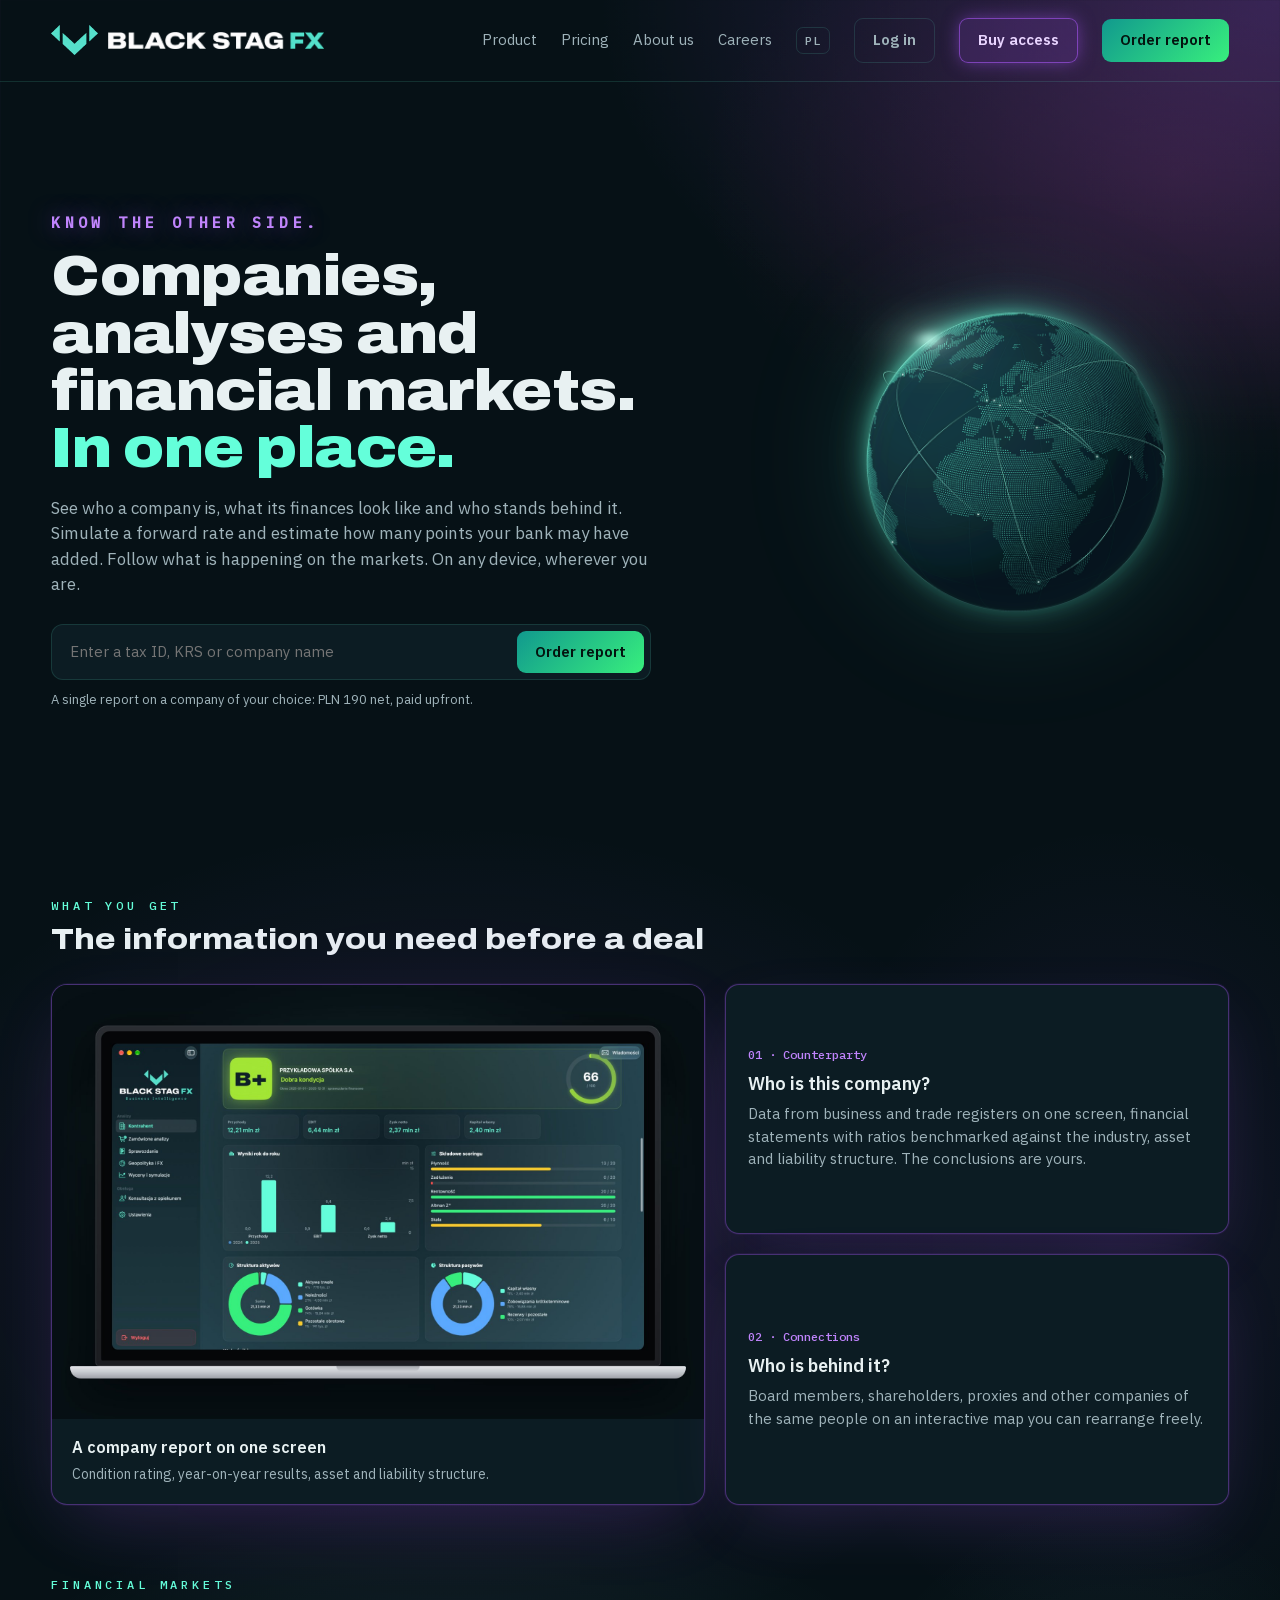
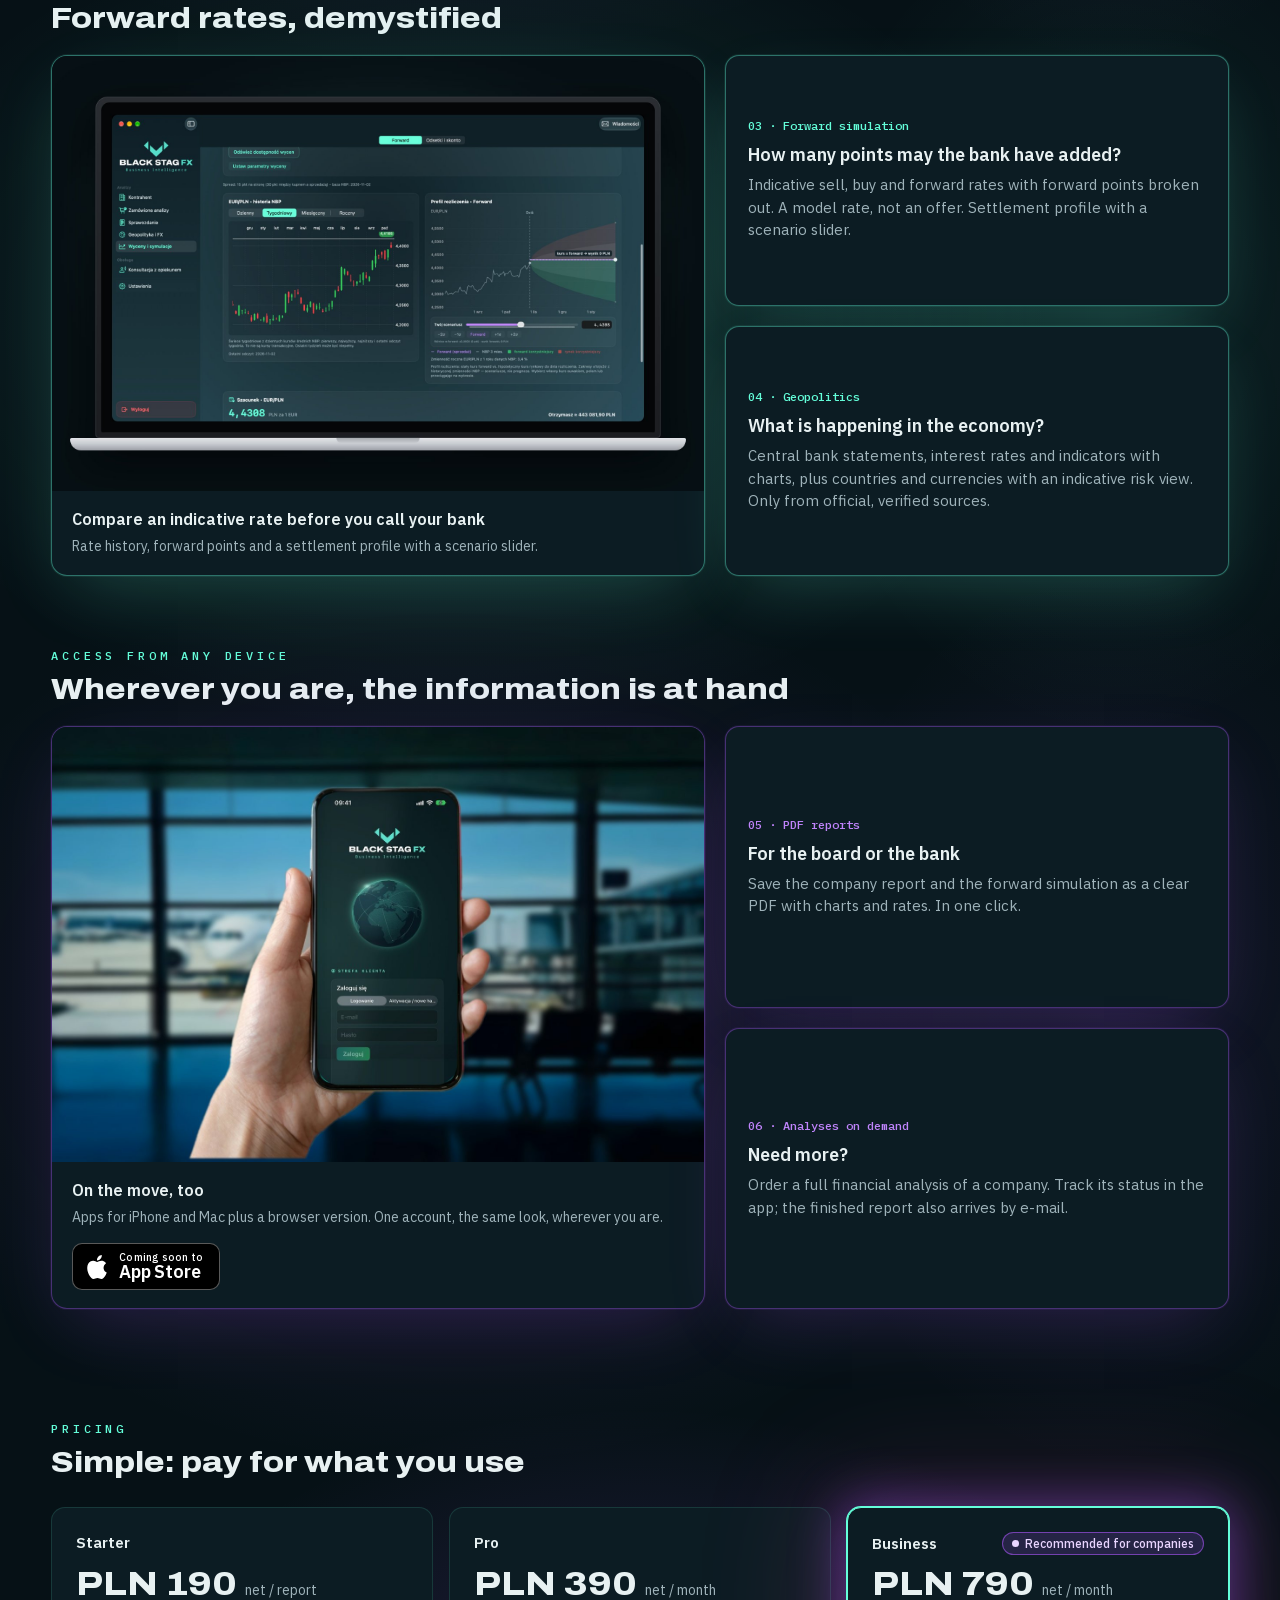
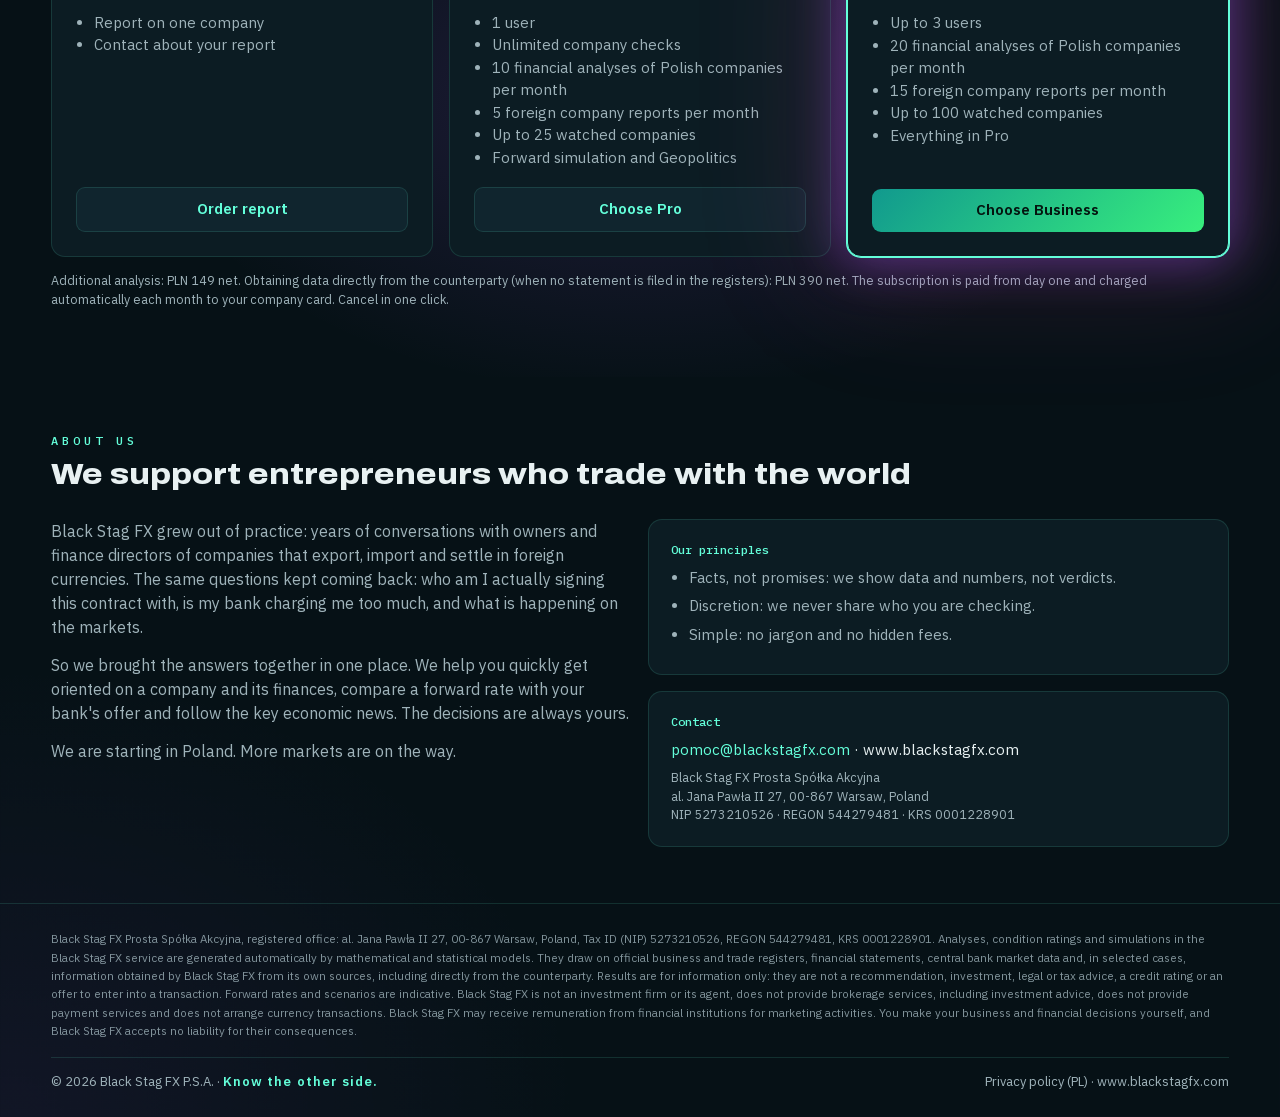
<file: en/index.html>
<!DOCTYPE html>
<html lang="en">
<head>
<meta charset="utf-8">
<meta name="viewport" content="width=device-width, initial-scale=1">
<link rel="canonical" href="https://www.blackstagfx.com/en/">
<meta name="robots" content="index, follow, max-image-preview:large">
<link rel="alternate" hreflang="pl" href="https://www.blackstagfx.com/">
<link rel="alternate" hreflang="en" href="https://www.blackstagfx.com/en/">
<link rel="alternate" hreflang="x-default" href="https://www.blackstagfx.com/">
<title>Black Stag FX · Company reports, FX forwards and currency markets</title>
<meta name="description" content="Check a counterparty before you sign. Business Report on a company, FX forward simulation and key currency-market news in one place. Reports from PLN 190 net.">
<link rel="icon" type="image/png" sizes="32x32" href="/favicon-32.png">
<link rel="icon" type="image/png" sizes="512x512" href="/icon-512.png">
<link rel="apple-touch-icon" href="/apple-touch-icon.png">
<meta property="og:type" content="website">
<meta property="og:site_name" content="Black Stag FX">
<meta property="og:title" content="Black Stag FX · Know the other side.">
<meta property="og:description" content="Check a counterparty before you sign. Business Report on a company, FX forward simulation and key currency-market news in one place. Reports from PLN 190 net.">
<meta property="og:url" content="https://www.blackstagfx.com/en/">
<meta property="og:image" content="https://www.blackstagfx.com/og.png">
<meta property="og:image:width" content="1200">
<meta property="og:image:height" content="630">
<meta property="og:locale" content="en_GB">
<meta name="twitter:card" content="summary_large_image">
<meta name="twitter:image" content="https://www.blackstagfx.com/og.png">
<script type="application/ld+json">
{"@context":"https://schema.org","@graph":[
{"@type":"Organization","@id":"https://www.blackstagfx.com/#org","name":"Black Stag FX","legalName":"Black Stag FX Prosta Spółka Akcyjna","url":"https://www.blackstagfx.com/","logo":"https://www.blackstagfx.com/icon-512.png","image":"https://www.blackstagfx.com/og.png","slogan":"Know the other side.","email":"pomoc@blackstagfx.com","taxID":"5273210526","address":{"@type":"PostalAddress","streetAddress":"al. Jana Pawła II 27","postalCode":"00-867","addressLocality":"Warszawa","addressCountry":"PL"},"contactPoint":{"@type":"ContactPoint","contactType":"customer support","email":"pomoc@blackstagfx.com","availableLanguage":["pl","en"]}},
{"@type":"WebSite","@id":"https://www.blackstagfx.com/#website","url":"https://www.blackstagfx.com/","name":"Black Stag FX","inLanguage":["pl","en"],"publisher":{"@id":"https://www.blackstagfx.com/#org"}}
]}
</script>
<link href="/fonts/fonts.css" rel="stylesheet">
<style>
/* Jeden świat wizualny marki: głęboki granat-morski, akcent turkus #64ffda, liczby monospace.
   Układ: strona publiczna (hero + glob) → logowanie → aplikacja z jednym polem wyszukiwania w centrum. */
:root {
  --bg: #061116;
  --panel: #0c1c23;
  --panel-2: #10252e;
  --line: rgba(100,255,218,.13);
  --ink: #e8f1f2;
  --muted: #9fb3ba;
  --teal: #64ffda;
  --teal-dim: rgba(100,255,218,.14);
  --ok: #38ef7d; --warn: #faca2b; --bad: #ff4b4b;
  --display: "Archivo", "Helvetica Neue", Arial, sans-serif;
  --body: "IBM Plex Sans", "Helvetica Neue", Arial, sans-serif;
  --mono: "IBM Plex Mono", ui-monospace, Menlo, monospace;
  color-scheme: dark;
}
* { box-sizing: border-box; }
html, body { height: 100%; margin: 0; }
body { background: var(--bg); color: var(--ink); font: 15px/1.5 var(--body); -webkit-font-smoothing: antialiased; }
a { color: var(--teal); text-decoration: none; }
button, input, select { font: inherit; color: inherit; }
:focus-visible { outline: 2px solid var(--teal); outline-offset: 2px; }
.num { font-family: var(--mono); font-variant-numeric: tabular-nums; }
.view { display: none; }
.view.on { display: block; }
.demo { position: fixed; right: 14px; bottom: 14px; z-index: 50; font: 500 11px var(--mono); letter-spacing: .08em; text-transform: uppercase;
  background: #1a1300; color: var(--warn); border: 1px solid rgba(250,202,43,.4); padding: 6px 10px; border-radius: 6px; }

/* --- marka --- */
.brand { display: flex; align-items: center; gap: 10px; color: var(--ink); }
.brand img.m { height: 30px; width: auto; }
.brand img.w { height: 17px; width: auto; }
.eyebrow { font: 500 12px var(--mono); letter-spacing: .32em; color: var(--teal); text-transform: uppercase; }

/* --- przyciski --- */
.btn { display: inline-flex; align-items: center; gap: 8px; border-radius: 9px; padding: 10px 18px; border: 1px solid var(--line); background: var(--panel-2); cursor: pointer; font-weight: 600; }
.btn:hover { border-color: rgba(100,255,218,.4); }
.btn.primary { background: linear-gradient(135deg,#11998e,#38ef7d); color: #04140f; border: 0; }
.btn.ghost { background: transparent; }

/* --- strona publiczna --- */
.site-nav { display: flex; align-items: center; justify-content: space-between; gap: 16px; padding: 18px clamp(16px,4vw,56px); border-bottom: 1px solid var(--line); }
.site-nav nav { display: flex; gap: 24px; align-items: center; flex-wrap: wrap; }
.site-nav nav a { color: var(--muted); }
.site-nav nav a:hover { color: var(--ink); }
.hero { display: grid; grid-template-columns: 1fr 1fr; gap: 40px; align-items: center; padding: 56px clamp(16px,4vw,56px) 24px; max-width: 1180px; margin: 0 auto; }
.hero > img { filter: drop-shadow(0 0 60px rgba(100,255,218,.14)); }
.hero h1 { font: 900 clamp(34px,4.6vw,60px)/1.02 var(--display); font-stretch: 112%; margin: 16px 0 18px; text-wrap: balance; letter-spacing: -.01em; }
.hero h1 em { font-style: normal; color: var(--teal); }
.hero p.lead { color: var(--muted); font-size: 18px; max-width: 34em; margin: 0 0 26px; }
.hero-search { display: flex; gap: 8px; max-width: 520px; background: var(--panel); border: 1px solid var(--line); border-radius: 12px; padding: 6px; }
.hero-search input { flex: 1; background: transparent; border: 0; padding: 10px 12px; outline: none; min-width: 0; }
.hero small { display: block; color: var(--muted); margin-top: 10px; font-size: 13px; }
.hero img { width: 100%; height: auto; max-width: 560px; justify-self: center; }
.strip { display: flex; gap: 28px; justify-content: center; flex-wrap: wrap; padding: 18px 16px; border-block: 1px solid var(--line); color: var(--muted); font: 500 12px var(--mono); letter-spacing: .14em; text-transform: uppercase; }
.section { max-width: 1180px; margin: 0 auto; padding: 56px clamp(16px,4vw,56px); }
.section h2 { font: 800 30px/1.1 var(--display); font-stretch: 112%; margin: 10px 0 28px; text-wrap: balance; }
.grid3 { display: grid; grid-template-columns: repeat(3,1fr); gap: 16px; }
.grid2 { display: grid; grid-template-columns: repeat(2,1fr); gap: 16px; }
.feat { background: var(--panel); border: 1px solid var(--line); border-radius: 14px; padding: 22px; }
.feat .k { font: 500 12px var(--mono); color: var(--teal); }
.feat h3 { margin: 8px 0 6px; font-size: 18px; }
.feat p { margin: 0; color: var(--muted); }
.price { background: var(--panel); border: 1px solid var(--line); border-radius: 14px; padding: 24px; display: flex; flex-direction: column; gap: 10px; }
.price.hot { border-color: var(--teal); box-shadow: 0 0 0 1px var(--teal), 0 20px 60px -30px rgba(100,255,218,.5); }
.price .amt { font: 800 34px var(--display); font-stretch: 112%; }
.price .amt small { font: 400 14px var(--body); color: var(--muted); }
.price ul { margin: 0; padding-left: 18px; color: var(--muted); }
.site-foot { border-top: 1px solid var(--line); padding: 26px clamp(16px,4vw,56px); color: var(--muted); font-size: 13px; display: flex; justify-content: space-between; gap: 16px; flex-wrap: wrap; }

/* --- logowanie --- */
.login { min-height: 100vh; display: grid; place-items: center; padding: 32px 16px;
  background: radial-gradient(800px 500px at 0% 50%, rgba(100,255,218,.10), transparent 70%), var(--bg); }
.login-card { width: min(420px,100%); background: var(--panel); border: 1px solid var(--line); border-radius: 16px; padding: 30px; display: grid; gap: 14px;
  box-shadow: 0 0 60px 6px rgba(168,85,247,.07), 0 0 120px 24px rgba(236,72,153,.03); }
.login-card label { font-size: 13px; color: var(--muted); display: grid; gap: 6px; }
.field { background: var(--bg); border: 1px solid var(--line); border-radius: 9px; padding: 11px 12px; width: 100%; }

/* --- aplikacja --- */
.app { display: grid; grid-template-columns: 220px 1fr; min-height: 100vh; }
.rail { border-right: 1px solid var(--line); padding: 18px 12px; display: flex; flex-direction: column; gap: 4px; background: #071318; position: sticky; top: 0; height: 100vh; }
.rail .brand { padding: 4px 8px 18px; white-space: nowrap; }
.rail .brand img.m { height: 22px; }
.rail .brand img.w { height: 12px; }
.rail a { display: flex; align-items: center; gap: 10px; padding: 9px 10px; border-radius: 8px; color: var(--muted); }
.rail a:hover { background: var(--panel); color: var(--ink); }
.rail a.on { background: var(--teal-dim); color: var(--teal); }
.rail a svg { width: 18px; height: 18px; flex: none; }
.rail .badge { margin-left: auto; font: 600 11px var(--mono); background: var(--teal); color: #04140f; border-radius: 10px; padding: 1px 7px; }
.rail .spacer { flex: 1; }
.top { display: flex; align-items: center; gap: 14px; padding: 14px 28px; border-bottom: 1px solid var(--line); position: sticky; top: 0; background: rgba(6,17,22,.92); backdrop-filter: blur(8px); z-index: 5; }
.cmd { flex: 1; max-width: 640px; display: flex; align-items: center; gap: 10px; background: var(--panel); border: 1px solid var(--line); border-radius: 10px; padding: 9px 12px; color: var(--muted); cursor: text; }
.cmd kbd, kbd { font: 500 11px var(--mono); border: 1px solid var(--line); border-radius: 5px; padding: 1px 6px; color: var(--muted); }
.top .who { margin-left: auto; display: flex; align-items: center; gap: 10px; color: var(--muted); font-size: 13px; }
.avatar { width: 30px; height: 30px; border-radius: 50%; background: var(--teal-dim); color: var(--teal); display: grid; place-items: center; font: 600 12px var(--mono); }
main.page { padding: 26px 28px 60px; max-width: 1240px; }
.page h1 { font: 800 26px/1.15 var(--display); font-stretch: 112%; margin: 0 0 4px; }
.sub { color: var(--muted); margin: 0 0 22px; }
.card { background: var(--panel); border: 1px solid var(--line); border-radius: 14px; padding: 18px 20px; }
.card h2 { font-size: 13px; font-family: var(--mono); font-weight: 500; letter-spacing: .14em; text-transform: uppercase; color: var(--muted); margin: 0 0 14px; }
.cols { display: grid; gap: 16px; grid-template-columns: 1.6fr 1fr; align-items: start; }
.stack { display: grid; gap: 16px; }
.big-search { display: flex; gap: 8px; background: var(--panel); border: 1px solid rgba(100,255,218,.3); border-radius: 14px; padding: 8px; margin-bottom: 18px; }
.big-search input { flex: 1; background: transparent; border: 0; outline: none; padding: 10px 12px; font-size: 17px; min-width: 0; }
table { width: 100%; border-collapse: collapse; }
th { text-align: left; font: 500 11px var(--mono); letter-spacing: .1em; text-transform: uppercase; color: var(--muted); padding: 0 8px 10px; border-bottom: 1px solid var(--line); }
td { padding: 11px 8px; border-bottom: 1px solid rgba(100,255,218,.06); vertical-align: middle; }
tr.click { cursor: pointer; }
tr.click:hover td { background: rgba(100,255,218,.04); }
.chip { display: inline-flex; align-items: center; gap: 6px; font: 500 12px var(--body); padding: 3px 9px; border-radius: 20px; border: 1px solid; white-space: nowrap; }
.chip::before { content: ""; width: 7px; height: 7px; border-radius: 50%; background: currentColor; }
.chip.ok { color: var(--ok); border-color: rgba(56,239,125,.35); }
.chip.warn { color: var(--warn); border-color: rgba(250,202,43,.35); }
.chip.bad { color: var(--bad); border-color: rgba(255,75,75,.35); }
.chip.info { color: var(--teal); border-color: rgba(100,255,218,.35); }
.fx { display: grid; grid-template-columns: repeat(3,1fr); gap: 12px; }
.fx .card { padding: 14px 16px; }
.fx .pair { font: 500 12px var(--mono); color: var(--muted); letter-spacing: .08em; }
.fx .rate { font: 500 24px var(--mono); margin: 2px 0; }
.up { color: var(--ok); } .down { color: var(--bad); }
.alert { display: grid; grid-template-columns: 8px 1fr; gap: 12px; padding: 10px 0; border-bottom: 1px solid rgba(100,255,218,.06); }
.alert:last-child { border: 0; }
.alert .bar { border-radius: 4px; }
.alert b { display: block; font-weight: 600; }
.alert span { color: var(--muted); font-size: 13px; }
.firm-head { display: flex; gap: 18px; align-items: flex-start; justify-content: space-between; flex-wrap: wrap; margin-bottom: 18px; }
.firm-head .chips { display: flex; gap: 8px; flex-wrap: wrap; margin-top: 10px; }
.score { display: flex; gap: 18px; align-items: center; }
.score .ring { width: 96px; height: 96px; flex: none; }
.kv { display: grid; grid-template-columns: 150px 1fr; gap: 8px 14px; font-size: 14px; }
.kv dt { color: var(--muted); }
.kv dd { margin: 0; }
.risks li { margin: 6px 0; }
.risks { padding-left: 18px; margin: 0; }
.note { color: var(--muted); font-size: 12.5px; margin-top: 12px; }
.tabs { display: flex; gap: 4px; border-bottom: 1px solid var(--line); margin-bottom: 16px; flex-wrap: wrap; }
.tabs button { background: none; border: 0; border-bottom: 2px solid transparent; padding: 10px 14px; color: var(--muted); cursor: pointer; }
.tabs button.on { color: var(--teal); border-color: var(--teal); }
.graph { width: 100%; height: auto; display: block; }
.calc { display: grid; grid-template-columns: repeat(3,1fr); gap: 12px; margin-bottom: 16px; }
.calc label { font-size: 13px; color: var(--muted); display: grid; gap: 6px; }
.result { display: grid; grid-template-columns: repeat(3,1fr); gap: 12px; }
.calc { grid-template-columns: repeat(4,1fr); }
.result .card .v { font: 500 26px var(--mono); }
.stage { display: flex; gap: 6px; }
.stage i { width: 26px; height: 5px; border-radius: 3px; background: rgba(159,179,186,.25); }
.stage i.on { background: var(--teal); }
/* paleta poleceń */
.palette { position: fixed; inset: 0; background: rgba(2,8,10,.7); display: none; align-items: flex-start; justify-content: center; padding-top: 12vh; z-index: 40; }
.palette.on { display: flex; }
.palette .box { width: min(620px, calc(100% - 32px)); background: var(--panel); border: 1px solid rgba(100,255,218,.35); border-radius: 14px; overflow: hidden; box-shadow: 0 30px 80px -20px #000; }
.palette input { width: 100%; background: transparent; border: 0; border-bottom: 1px solid var(--line); padding: 16px 18px; font-size: 17px; outline: none; }
.palette ul { list-style: none; margin: 0; padding: 6px; max-height: 50vh; overflow: auto; }
.palette li { padding: 10px 12px; border-radius: 8px; display: flex; justify-content: space-between; gap: 12px; cursor: pointer; }
.palette li:hover, .palette li.sel { background: var(--teal-dim); }
.palette li span { color: var(--muted); font: 12px var(--mono); }

/* --- nowe elementy 11.2026 --- */
.rail .grp { font: 500 10.5px var(--mono); letter-spacing: .16em; text-transform: uppercase; color: rgba(159,179,186,.6); padding: 14px 10px 4px; }
.btn.glow { border-color: rgba(168,85,247,.6); color: #e9d5ff; background: rgba(168,85,247,.14); box-shadow: 0 0 18px -2px rgba(168,85,247,.55); }
.btn.glow:hover { border-color: #a855f7; box-shadow: 0 0 26px 0 rgba(168,85,247,.7); }
.warnbar { display: flex; gap: 12px; align-items: center; background: rgba(250,202,43,.06); border: 1px solid rgba(250,202,43,.35); border-radius: 12px; padding: 12px 16px; margin-bottom: 16px; }
.warnbar svg { flex: none; color: var(--warn); }
.seg { display: inline-flex; background: var(--bg); border: 1px solid var(--line); border-radius: 9px; padding: 3px; }
.seg button { white-space: nowrap; background: none; border: 0; padding: 7px 12px; border-radius: 7px; cursor: pointer; color: var(--muted); }
.seg button.on { background: var(--teal); color: #04140f; font-weight: 600; }
.params { display: grid; grid-template-columns: .8fr 1.25fr 1.2fr 1fr 1fr; gap: 12px; align-items: end; margin-bottom: 16px; }
.params label { font-size: 13px; color: var(--muted); display: grid; gap: 6px; }
.cards4 { display: grid; grid-template-columns: repeat(4,1fr); gap: 12px; }
.q { --c: #64ffda; position: relative; text-align: left; background: var(--panel-2); border: 1px solid color-mix(in srgb, var(--c) 30%, transparent); border-radius: 14px; padding: 16px 18px; min-height: 150px; }
.q h2 { color: var(--c) !important; margin-bottom: 8px !important; display: flex; justify-content: space-between; }
.q .v { font: 500 34px var(--mono); letter-spacing: -.01em; }
.q .s { color: var(--muted); font-size: 12.5px; margin-top: 4px; }
.q .s b { color: var(--c); font-weight: 600; }
button.q { cursor: pointer; color: inherit; font: inherit; }
button.q.on { background: color-mix(in srgb, var(--c) 14%, var(--panel-2)); border-color: var(--c); box-shadow: 0 0 28px -8px var(--c); }
button.q .tick { width: 18px; height: 18px; border-radius: 50%; background: var(--c); color: #0c1c23; font-size: 12px; display: none; place-items: center; }
button.q.on .tick { display: grid; }
.q.sell { --c: #E5534B; } .q.buy { --c: #64ffda; } .q.fwd { --c: #a855f7; } .q.pts { --c: #5aa9ff; }
.scen { display: grid; grid-template-columns: auto 1fr 130px; gap: 14px; align-items: center; background: var(--bg); border: 1px solid var(--line); border-radius: 12px; padding: 12px 16px; margin-top: 12px; }
.scen input[type=range] { width: 100%; accent-color: var(--sc, #E5534B); }
.scen .field { text-align: right; font-family: var(--mono); }
.scen .row2 { grid-column: 1 / -1; display: flex; gap: 8px; flex-wrap: wrap; align-items: center; }
.scen .row2 button { background: var(--panel-2); border: 1px solid var(--line); border-radius: 7px; padding: 5px 12px; cursor: pointer; font-family: var(--mono); font-size: 13px; }
.scen .row2 .sum { margin-left: auto; font: 500 13px var(--mono); }
.legend { display: flex; gap: 18px; flex-wrap: wrap; font-size: 13px; color: var(--muted); margin-top: 10px; }
.legend i { display: inline-block; width: 12px; height: 12px; border-radius: 3px; vertical-align: -1px; margin-right: 6px; }
.toast { position: fixed; left: 50%; bottom: 28px; transform: translateX(-50%); background: var(--panel); border: 1px solid rgba(100,255,218,.4); border-radius: 12px; padding: 12px 18px; z-index: 60; box-shadow: 0 20px 60px -20px #000; max-width: min(560px, 90vw); }
.risk5 { display: inline-flex; gap: 3px; } .risk5 i { width: 9px; height: 9px; border-radius: 50%; background: rgba(159,179,186,.22); } .risk5 i.on { background: var(--warn); }
.mini { display: grid; grid-template-columns: 1fr 120px; gap: 10px; align-items: center; padding: 10px 0; border-bottom: 1px solid rgba(100,255,218,.06); }
.mini:last-child { border: 0; }
.mini b { display: block; font-weight: 600; } .mini span { color: var(--muted); font-size: 12.5px; }
.mini .val { font: 500 18px var(--mono); }
.split { display: grid; grid-template-columns: 1fr 1fr; gap: 16px; }
.bar100 { display: flex; height: 26px; border-radius: 6px; overflow: hidden; margin: 8px 0 8px; }
.bar100 div { display: grid; place-items: center; font: 500 11px var(--mono); color: #04140f; }


/* --- fioletowa poświata marki (jak w aplikacji i prezentacji) --- */
#v-start { background:
  radial-gradient(1100px 700px at 100% 0%, rgba(168,85,247,.26), transparent 62%),
  radial-gradient(800px 520px at 92% 4%, rgba(236,72,153,.12), transparent 60%),
  radial-gradient(900px 700px at 0% 100%, rgba(168,85,247,.07), transparent 65%), var(--bg); background-attachment: scroll; }
.login { background:
  radial-gradient(900px 600px at 100% 0%, rgba(168,85,247,.16), transparent 62%),
  radial-gradient(700px 480px at 92% 6%, rgba(236,72,153,.07), transparent 60%),
  radial-gradient(800px 500px at 0% 50%, rgba(100,255,218,.10), transparent 70%), var(--bg); }
.app > div { background: radial-gradient(1000px 520px at 100% 0%, rgba(168,85,247,.10), transparent 62%), radial-gradient(700px 400px at 95% 0%, rgba(236,72,153,.04), transparent 60%); background-attachment: fixed; min-height: 100vh; }
.top { background: rgba(6,17,22,.78); }
.price.hot { box-shadow: 0 0 0 1px var(--teal), 0 0 50px 6px rgba(168,85,247,.42), 0 0 130px 30px rgba(236,72,153,.14); }
.price { position: relative; }
.price > .btn { margin-top: auto; justify-content: center; }
.price ul { margin-bottom: 8px; }
#cennik-sekcja { background: radial-gradient(700px 420px at 50% 55%, rgba(168,85,247,.16), transparent 70%); }

@media (max-width: 1150px) { .site-nav nav { gap: 14px; } .site-nav .btn { padding: 8px 12px; } }
.lang { font: 500 12px var(--mono); letter-spacing: .08em; border: 1px solid var(--line); border-radius: 7px; padding: 5px 8px; color: var(--muted) !important; }
/* --- logowanie jak w aplikacji --- */
.lg { min-height: 100vh; display: grid; grid-template-columns: 1fr 1fr; align-items: center; gap: 40px; padding: 40px clamp(16px,5vw,80px);
  background: radial-gradient(900px 700px at 0% 50%, rgba(100,255,218,.11), transparent 65%), radial-gradient(900px 600px at 100% 0%, rgba(168,85,247,.14), transparent 62%), var(--bg); }
.lg-left { display: grid; justify-items: center; gap: 28px; }
.lg-logo { width: min(420px,80vw); height: auto; display: block; }
.lg-glob { width: min(400px,70vw); height: auto; display: block; filter: drop-shadow(0 0 40px rgba(100,255,218,.18)); }
.lg-right { display: grid; gap: 16px; max-width: 560px; width: 100%; }
.lg-card { background: var(--panel); border: 1px solid var(--line); border-radius: 18px; padding: 24px; display: grid; gap: 16px;
  box-shadow: 0 0 70px 10px rgba(168,85,247,.16), 0 0 140px 30px rgba(236,72,153,.06); }
.lg-seg { display: inline-flex; background: var(--bg); border-radius: 9px; padding: 3px; }
.lg-seg button { background: none; border: 0; padding: 7px 18px; border-radius: 7px; cursor: pointer; color: var(--ink); }
.lg-seg button.on { background: var(--teal); color: #04140f; }
.lg form[hidden] { display: none !important; }
@media (max-width: 900px) { .lg { grid-template-columns: 1fr; } .lg-glob { width: min(240px,60vw); } }

/* --- rejestracja 3 kroki (11.2026) --- */
#reg [hidden], .found[hidden] { display: none !important; }
.reg-card { width: min(600px,100%); }
.steps { display: grid; grid-template-columns: repeat(3,1fr); gap: 8px; margin-bottom: 4px; }
.steps div { font: 500 11.5px var(--mono); letter-spacing: .08em; text-transform: uppercase; color: var(--muted); border-top: 3px solid rgba(159,179,186,.22); padding-top: 8px; }
.steps div.on { color: var(--teal); border-color: var(--teal); }
.steps div.done { color: var(--ink); border-color: rgba(100,255,218,.5); }
.row2c { display: grid; grid-template-columns: 1fr 1fr; gap: 12px; }
.nipbox { display: flex; gap: 8px; } .nipbox .field { flex: 1; }
.found { background: var(--bg); border: 1px solid rgba(56,239,125,.35); border-radius: 10px; padding: 12px 14px; font-size: 14px; display: grid; gap: 4px; }
.found .t { color: var(--ok); font: 500 11px var(--mono); letter-spacing: .1em; text-transform: uppercase; }
.plans { display: grid; grid-template-columns: 1fr 1fr; gap: 12px; }
.plan { text-align: left; background: var(--bg); border: 1px solid var(--line); border-radius: 12px; padding: 14px 16px; cursor: pointer; color: inherit; font: inherit; display: grid; gap: 4px; }
.plan.on { border-color: var(--teal); box-shadow: 0 0 0 1px var(--teal); background: rgba(100,255,218,.05); }
.plan b { font-size: 16px; } .plan .p { font: 700 22px var(--display); font-stretch: 112%; } .plan .p small { font: 400 13px var(--body); color: var(--muted); }
.plan ul { margin: 4px 0 0; padding-left: 16px; color: var(--muted); font-size: 13px; }
.summary { background: var(--bg); border: 1px solid var(--line); border-radius: 12px; padding: 14px 16px; display: grid; gap: 6px; font-size: 14px; }
.summary div { display: flex; justify-content: space-between; gap: 12px; } .summary span { color: var(--muted); }
.summary .tot { border-top: 1px solid var(--line); padding-top: 8px; font-weight: 600; }
.cardf { background: #f6f8fa; color: #1b2630; border-radius: 10px; padding: 12px; display: grid; gap: 8px; }
.cardf input { background: #fff; border: 1px solid #cfd8de; border-radius: 7px; padding: 9px 10px; color: #1b2630; width: 100%; }
.cardf .r { display: grid; grid-template-columns: 1fr 90px 80px; gap: 8px; }
.cardf small { color: #5c6873; font-size: 11.5px; }
.chk { display: grid; grid-template-columns: 18px 1fr; gap: 10px; align-items: start; font-size: 13.5px; color: var(--ink); line-height: 1.45; }
.chk input { margin-top: 3px; accent-color: #38ef7d; width: 16px; height: 16px; }
.chk .req { color: var(--teal); font: 500 10.5px var(--mono); letter-spacing: .08em; text-transform: uppercase; margin-right: 4px; }
.chk .opt { color: var(--muted); font: 500 10.5px var(--mono); letter-spacing: .08em; text-transform: uppercase; margin-right: 4px; }
.navrow { display: flex; justify-content: space-between; gap: 10px; align-items: center; flex-wrap: wrap; }
.btn[disabled] { opacity: .4; cursor: not-allowed; filter: grayscale(.6); }
.fine { color: var(--muted); font-size: 12px; margin: 0; }
.mail { background: #fff; color: #1b2630; border-radius: 12px; padding: 18px 20px; font-size: 13.5px; display: grid; gap: 8px; }
.mail .h { font-size: 12px; color: #5c6873; border-bottom: 1px solid #e3e8ec; padding-bottom: 8px; }
.att { display: flex; gap: 8px; flex-wrap: wrap; }
.att button { display: inline-flex; gap: 6px; align-items: center; border: 1px solid #cfd8de; background: #f6f8fa; color: #1b2630; border-radius: 7px; padding: 6px 10px; font-size: 12.5px; cursor: pointer; }
.att button:hover { border-color: #11998e; }
.docm { position: fixed; inset: 0; background: rgba(2,8,10,.75); z-index: 45; display: none; align-items: flex-start; justify-content: center; padding: 5vh 16px; overflow: auto; }
.docm.on { display: flex; }
.docm .paper { background: #fff; color: #1b2630; width: min(720px,100%); border-radius: 6px; padding: 34px 40px; font: 13.5px/1.55 var(--body); }
.docm .paper h3 { margin: 0 0 4px; font: 700 19px var(--body); } .docm .paper .v { color: #5c6873; font-size: 12px; margin-bottom: 14px; }
.docm .paper table td { border-bottom: 1px solid #e3e8ec; padding: 6px 8px; color: #1b2630; } .docm .paper table td:first-child { color: #5c6873; width: 42%; }
.docm .paper .warnp { background: #fff8e1; border: 1px solid #f3d27a; border-radius: 6px; padding: 8px 10px; font-size: 12px; margin-bottom: 14px; }
@media (max-width: 640px) { .row2c, .plans { grid-template-columns: 1fr; } .cardf .r { grid-template-columns: 1fr 1fr; } .cardf .r input:first-child { grid-column: 1/-1; } .docm .paper { padding: 22px 18px; } }

@media (max-width: 980px) {
  .params, .cards4, .split { grid-template-columns: 1fr; }
  .scen { grid-template-columns: 1fr; }
  .hero, .cols { grid-template-columns: 1fr; }
  .hero img { max-width: 420px; margin: 8px auto 0; }
  .grid3, .grid2, .fx, .calc, .result { grid-template-columns: 1fr; }
  .app { grid-template-columns: 1fr; }
  .rail { position: static; height: auto; flex-direction: row; overflow-x: auto; padding: 8px; }
  .rail .brand, .rail .spacer { display: none; }
  .rail a { white-space: nowrap; }
  .top { padding: 10px 16px; }
  #v-app .card { overflow-x: auto; } #v-app .cols, #v-app .stack { min-width: 0; }
  .top .cmd { min-width: 0; } .top .cmd kbd, .top .who > span, .top .who > a.btn { display: none; }
  main.page { padding: 20px 16px 60px; }
  .kv { grid-template-columns: 1fr; }
}
@media (prefers-reduced-motion: reduce) { * { transition: none !important; animation: none !important; } }
.shots { display:grid; grid-template-columns: 1fr 1fr; gap:20px; margin:8px 0 22px; }
.shot { margin:0; background: var(--panel); border:1px solid var(--line); border-radius:16px; overflow:hidden; box-shadow: 0 18px 50px rgba(0,0,0,.35), 0 0 60px rgba(168,85,247,.10); }
.shot .ph { position:relative; aspect-ratio: 3/2; overflow:visible; }
.shot .ph > img { width:100%; height:100%; object-fit:cover; display:block; }
.shot .ph .phone { position:absolute; right:4%; bottom:-6%; width:30%; height:auto; aspect-ratio:3/4; object-fit:cover; border-radius:14px; border:3px solid #0b1220; box-shadow: 0 14px 34px rgba(0,0,0,.55), 0 0 28px rgba(168,85,247,.25); }
.shot figcaption { padding:16px 20px 18px; }
.shot figcaption b { display:block; font-size:16px; margin-bottom:4px; }
.shot figcaption span { color: var(--muted); font-size:14px; }
@media (max-width: 760px) { .shots { grid-template-columns:1fr; } }
/* szerokie ekrany: jedna szerokość treści, większy nagłówek i glob */
:root { --wrap: 1320px; }
.site-nav { padding-left: max(clamp(16px,4vw,56px), calc((100% - var(--wrap)) / 2 + 56px)); padding-right: max(clamp(16px,4vw,56px), calc((100% - var(--wrap)) / 2 + 56px)); }
.hero { max-width: var(--wrap); grid-template-columns: 1.25fr .75fr; gap: clamp(24px,3vw,56px); min-height: min(calc(100vh - 84px), 760px); padding-top: 40px; padding-bottom: 40px; }
.hero h1 { font-size: clamp(36px, 4.4vw, 64px); }
.hero h1 em { display: block; }
.hero p.lead { font-size: clamp(17px, 1.15vw, 20px); max-width: 36em; }
.hero-search { max-width: 600px; }
.hero img { max-width: none; width: 118%; justify-self: center; }
@media (max-width: 980px) { .hero img { width: 100%; max-width: 520px; } }
.section { max-width: var(--wrap); }
@media (max-width: 980px) { .hero { min-height: 0; grid-template-columns: 1fr; } .hero h1 em { display: inline; } }
.prow { display:grid; grid-template-columns: 1.3fr 1fr; gap:20px; margin-top:20px; align-items:stretch; }
.prow .shot { display:flex; flex-direction:column; }
.prow .shot .ph { flex:1; min-height:0; }
.pstack { display:grid; grid-template-rows: 1fr 1fr; gap:20px; }
.pstack .feat { display:flex; flex-direction:column; justify-content:center; }
@media (max-width: 900px) { .prow { grid-template-columns:1fr; } }
@media (max-width: 640px) { .site-nav { flex-wrap: wrap; } .site-nav nav { justify-content:flex-start; } }
.prow { position:relative; isolation:isolate; --g: 168,85,247; }
.prow.prow-teal { --g: 100,255,218; }
.prow-head { margin-top:72px; }
.prow-head h2 { margin-bottom:4px; }
.prow::before { content:""; position:absolute; inset:-160px -200px; z-index:-1; pointer-events:none; background: radial-gradient(closest-side at 38% 50%, rgba(var(--g),.15), rgba(var(--g),.06) 55%, transparent), radial-gradient(closest-side at 80% 50%, rgba(var(--g),.09), transparent); }
#v-start { overflow-x: clip; }
.prow .shot, .prow .feat { border-color: rgba(var(--g),.38); box-shadow: 0 0 0 1px rgba(var(--g),.08), 0 24px 70px -20px rgba(var(--g),.22); }
.prow .feat .k { color: rgb(var(--g)); }
.prow:not(.prow-teal) .feat .k { color: #c084fc; }
.site-foot { padding-left: max(clamp(16px,4vw,56px), calc((100% - var(--wrap)) / 2 + 56px)); padding-right: max(clamp(16px,4vw,56px), calc((100% - var(--wrap)) / 2 + 56px)); }
.site-foot .legal { flex-basis:100%; margin:0; max-width:none; font-size:11.5px; line-height:1.6; color: color-mix(in srgb, var(--muted) 80%, transparent); }
.site-foot .copy { flex-basis:100%; display:flex; justify-content:space-between; gap:12px; flex-wrap:wrap; border-top:1px solid var(--line); padding-top:14px; }
.appstore { display:flex; width:fit-content; align-items:center; gap:10px; margin-top:14px; padding:8px 16px 8px 12px; background:#000; color:#fff !important; border:1px solid rgba(255,255,255,.35); border-radius:10px; text-decoration:none; line-height:1.05; }
.appstore svg { width:24px; height:24px; }
.appstore span { display:flex; flex-direction:column; font-size:18px; font-weight:600; letter-spacing:-.01em; color:#fff; }
.appstore small { font-size:10.5px; font-weight:500; letter-spacing:.02em; color:#fff; }
.appstore:hover { border-color: rgba(255,255,255,.7); }
.shot figcaption .appstore span { color:#fff; font-size:18px; }
.job { margin-top:22px; background: var(--panel); border:1px solid rgba(168,85,247,.38); border-radius:16px; padding:26px; box-shadow: 0 24px 70px -24px rgba(168,85,247,.25); }
.job-head { display:flex; justify-content:space-between; align-items:flex-start; gap:16px; flex-wrap:wrap; }
.job h3 { margin:0 0 10px; font-size:24px; }
.job-meta { display:flex; flex-wrap:wrap; gap:8px; }
.job .k { color:#c084fc; font-family: var(--mono, monospace); font-size:13px; margin-bottom:8px; }
.job .risks { color: var(--muted); margin:0; }
.kar-hero { position:relative; border-radius:18px; overflow:hidden; min-height:420px; display:flex; align-items:flex-end; background: url(/foto_biuro.jpg) center 35%/cover no-repeat; border:1px solid rgba(168,85,247,.3); }
.kar-hero::before { content:""; position:absolute; inset:0; background: linear-gradient(0deg, rgba(7,13,18,.94) 0%, rgba(7,13,18,.55) 38%, rgba(7,13,18,.05) 70%); }
.kar-txt { max-width:780px; }
.kar-txt h2 { margin:6px 0 10px; } .kar-txt .lead { margin:0; }
@media (max-width:640px){ .kar-hero{ min-height:340px; background-position: 62% 35%; } .kar-txt{ padding:22px 20px; } }
.tagline { font: 600 clamp(14px,1.15vw,18px) var(--mono); letter-spacing: .3em; text-transform: uppercase; color: #c084fc; text-shadow: 0 0 22px rgba(168,85,247,.55); }
.tag-foot { font-weight: 600; color: var(--teal); letter-spacing: .08em; }

/* --- My trades (11.2026) --- */
#p-transakcje .head { display: flex; justify-content: space-between; align-items: flex-end; gap: 16px; flex-wrap: wrap; margin-bottom: 18px; }
#p-transakcje .eyebrow { font: 500 12px var(--mono); letter-spacing: .3em; text-transform: uppercase; color: var(--teal); }
#p-transakcje .sub { color: var(--muted); margin: 0; max-width: 60ch; }
#p-transakcje .acts { display: flex; gap: 8px; flex-wrap: wrap; }
#p-transakcje .btn { display: inline-flex; align-items: center; gap: 8px; border-radius: 9px; padding: 9px 16px; border: 1px solid var(--line); background: var(--panel2); color: var(--ink); font: 600 14px var(--body); cursor: pointer; }
#p-transakcje .btn:hover { border-color: #2c5a55; }
#p-transakcje .btn.primary { background: linear-gradient(135deg,#11998e,#38ef7d); color: #04140f; border: 0; }
#p-transakcje .btn:focus-visible, #p-transakcje select:focus-visible, #p-transakcje input:focus-visible { outline: 2px solid var(--teal); outline-offset: 2px; }
#p-transakcje .filters { display: flex; gap: 10px; flex-wrap: wrap; margin-bottom: 18px; align-items: center; }
#p-transakcje select, #p-transakcje input { background: var(--panel); color: var(--ink); border: 1px solid var(--line); border-radius: 8px; padding: 7px 10px; font: 14px var(--body); }
#p-transakcje .filters .tag { color: var(--muted); font-size: 13px; }
#p-transakcje .kpis { display: grid; grid-template-columns: repeat(4,minmax(0,1fr)); gap: 12px; margin-bottom: 16px; }
#p-transakcje .kpi { background: var(--panel); border: 1px solid var(--line); border-radius: 14px; padding: 16px 18px; display: grid; gap: 4px; align-content: start; }
#p-transakcje .kpi .l { font: 500 11px var(--mono); letter-spacing: .12em; text-transform: uppercase; color: var(--muted); }
#p-transakcje .kpi .v { font: 500 28px var(--mono); letter-spacing: -.01em; }
#p-transakcje .kpi .s { color: var(--muted); font-size: 12.5px; }
#p-transakcje .kpi .s b { font-weight: 600; }
#p-transakcje .pos { color: var(--ok); }
#p-transakcje .neg { color: var(--bad); }
#p-transakcje .kpi.cost { border-color: #4a2a6b; }
#p-transakcje .kpi.cost .v { color: var(--violet); }
#p-transakcje .row { display: grid; grid-template-columns: minmax(0,1.6fr) minmax(0,1fr); gap: 16px; margin-bottom: 16px; align-items: start; }
#p-transakcje .card { background: var(--panel); border: 1px solid var(--line); border-radius: 14px; padding: 18px 20px; min-width: 0; }
#p-transakcje .card h2 { font: 500 12px var(--mono); letter-spacing: .14em; text-transform: uppercase; color: var(--muted); margin: 0 0 12px; }
#p-transakcje .legend { display: flex; gap: 16px; flex-wrap: wrap; font-size: 12.5px; color: var(--muted); margin-top: 8px; }
#p-transakcje .legend i { display: inline-block; width: 10px; height: 10px; border-radius: 50%; margin-right: 6px; vertical-align: -1px; }
#p-transakcje svg text { font-family: var(--mono); font-size: 11px; fill: var(--muted); }
#p-transakcje .drop { border: 1.5px dashed #2c5a55; border-radius: 12px; padding: 18px; text-align: center; color: var(--muted); display: grid; gap: 6px; background: #08171c; }
#p-transakcje .drop b { color: var(--ink); font-size: 15px; }
#p-transakcje .drop small { font-size: 12px; }
#p-transakcje .parsed { margin-top: 14px; border: 1px solid #1f5a49; border-radius: 12px; padding: 14px; display: grid; gap: 10px; }
#p-transakcje .parsed .t { font: 500 11px var(--mono); letter-spacing: .1em; text-transform: uppercase; color: var(--ok); }
#p-transakcje .kv { display: grid; grid-template-columns: auto 1fr; gap: 6px 14px; font-size: 13.5px; }
#p-transakcje .kv dt { color: var(--muted); }
#p-transakcje .kv dd { margin: 0; text-align: right; }
#p-transakcje .kv dd.calc { color: var(--violet); }
#p-transakcje .hint { color: var(--muted); font-size: 12px; margin: 0; }
#p-transakcje .banks { display: grid; gap: 10px; }
#p-transakcje .bank { display: grid; grid-template-columns: 90px minmax(0,1fr) 90px; gap: 12px; align-items: center; font-size: 13.5px; }
#p-transakcje .bar { height: 10px; border-radius: 5px; background: #13303a; overflow: hidden; }
#p-transakcje .bar span { display: block; height: 100%; background: linear-gradient(90deg, var(--violet-d), var(--violet)); border-radius: 5px; }
#p-transakcje .bank .r { text-align: right; }
#p-transakcje .tw { overflow-x: auto; }
#p-transakcje .stack { display: grid; gap: 16px; min-width: 0; }
#p-transakcje table { width: 100%; border-collapse: collapse; min-width: 900px; }
#p-transakcje th { text-align: left; font: 500 10.5px var(--mono); letter-spacing: .1em; text-transform: uppercase; color: var(--muted); padding: 0 8px 10px; border-bottom: 1px solid var(--line); white-space: nowrap; }
#p-transakcje th.r, #p-transakcje td.r { text-align: right; }
#p-transakcje td { padding: 10px 8px; border-bottom: 1px solid #10272f; white-space: nowrap; }
#p-transakcje .chip { display: inline-flex; align-items: center; gap: 6px; font-size: 12px; padding: 2px 9px; border-radius: 20px; border: 1px solid; }
#p-transakcje .chip.done { color: var(--muted); border-color: #2a4650; }
#p-transakcje .chip.open { color: var(--teal); border-color: #1f6b5c; }
#p-transakcje .src { font: 11px var(--mono); color: #6f8890; }
#p-transakcje .note { color: var(--muted); font-size: 12px; margin: 16px 0 0; max-width: 110ch; }
#p-transakcje h1.trh { font: 800 26px/1.15 var(--display); font-stretch: 112%; margin: 6px 0 4px; }
#p-transakcje .chip::before { display:none; }
#p-transakcje .kv { grid-template-columns: max-content auto; justify-content: space-between; }
#p-transakcje .kv dd { white-space: nowrap; }
#p-transakcje .kv dd.calc { display: block; margin: 0; }
.app > div { min-width: 0; }
#p-transakcje { min-width: 0; }
#p-transakcje { --violet:#c084fc; --violet-d:#a855f7; --line:#173039; --bad:#ff6b6b; }
@media (max-width: 1050px) { #p-transakcje .kpis { grid-template-columns: repeat(2,minmax(0,1fr)); } #p-transakcje .row { grid-template-columns: minmax(0,1fr); } }
@media (max-width: 760px) { #p-transakcje .kpis { grid-template-columns: minmax(0,1fr); } #p-transakcje .bank { grid-template-columns: 70px minmax(0,1fr) 80px; } }

/* --- Position valuation MTM (11.2026) --- */
#p-mtm .kpis { display:grid; grid-template-columns: repeat(4,minmax(0,1fr)); gap:12px; margin-bottom:16px; }
#p-mtm .kpi { background: var(--panel); border:1px solid var(--line); border-radius:14px; padding:16px 18px; display:grid; gap:4px; align-content:start; }
#p-mtm .kpi .l { font:500 11px var(--mono); letter-spacing:.12em; text-transform:uppercase; color:var(--muted); }
#p-mtm .kpi .v { font:500 28px var(--mono); letter-spacing:-.01em; }
#p-mtm .kpi .s { color:var(--muted); font-size:12.5px; }
#p-mtm .pos { color:#38ef7d; } #p-mtm .neg { color:#ff6b6b; }
#p-mtm .row { display:grid; grid-template-columns: minmax(0,1.35fr) minmax(0,1fr); gap:16px; margin-bottom:16px; align-items:start; }
#p-mtm .tw { overflow-x:auto; }
#p-mtm table { width:100%; border-collapse:collapse; min-width:880px; }
#p-mtm th { text-align:left; font:500 10.5px var(--mono); letter-spacing:.1em; text-transform:uppercase; color:var(--muted); padding:0 8px 10px; border-bottom:1px solid var(--line); white-space:nowrap; }
#p-mtm th.r, #p-mtm td.r { text-align:right; }
#p-mtm td { padding:10px 8px; border-bottom:1px solid #10272f; white-space:nowrap; }
#p-mtm .src { display:flex; gap:8px; align-items:flex-start; color:var(--muted); font-size:12.5px; margin-bottom:14px; }
#p-mtm .src svg { flex:none; color:var(--teal); margin-top:1px; }
#p-mtm .soon { color:var(--warn); }
#p-mtm .roll { font:11px var(--mono); color:var(--warn); }
#p-mtm svg.g text { font-family:var(--mono); font-size:11px; fill:var(--muted); }
#p-mtm .legend { display:flex; gap:16px; flex-wrap:wrap; font-size:12.5px; color:var(--muted); margin-top:8px; }
#p-mtm .legend i { display:inline-block; width:10px; height:10px; border-radius:3px; margin-right:6px; vertical-align:-1px; }
#p-mtm .note2 { color:var(--muted); font-size:12px; margin:14px 0 0; }
@media (max-width:1050px){ #p-mtm .kpis{grid-template-columns:repeat(2,minmax(0,1fr));} #p-mtm .row{grid-template-columns:minmax(0,1fr);} }
@media (max-width:760px){ #p-mtm .kpis{grid-template-columns:minmax(0,1fr);} }
body:has(#v-start.on) .demo { display:none; }
</style>
</head>
<body>

<svg width="0" height="0" style="position:absolute" aria-hidden="true">
  <symbol id="mark" viewBox="0 0 64 56">
    <path fill="#64ffda" d="M0 14 L13 2 V26 Z M64 14 L51 2 V26 Z M15 18 H25 V30 L32 37 L39 30 V18 H49 V36 L32 54 L15 36 Z"/>
  </symbol>
</svg>

<!-- ============ STRONA PUBLICZNA ============ -->
<section class="view on" id="v-start">
  <header class="site-nav">
    <a class="brand" href="#start"><img class="m" src="/mark.png" alt=""><img class="w" src="/word.png" alt="Black Stag FX"></a>
    <nav>
      <a href="#produkt">Product</a>
      <a href="#cennik">Pricing</a>
      <a href="#onas">About us</a>
      <a href="#kariera">Careers</a>
      
      <a class="lang" href="/" title="Wersja polska">PL</a><a class="btn ghost" href="https://app.blackstagfx.com/login">Log in</a>
      <a class="btn glow" href="https://app.blackstagfx.com/login#rejestracja">Buy access</a>
      <a class="btn primary" href="#raport">Order report</a>
    </nav>
  </header>

  <div class="hero">
    <div>
      <div class="tagline">Know the other side.</div>
      <h1>Companies, analyses and financial markets. <em>In one place.</em></h1>
      <p class="lead">See who a company is, what its finances look like and who stands behind it. Simulate a forward rate and estimate how many points your bank may have added. Follow what is happening on the markets. On any device, wherever you are.</p>
      <form class="hero-search" onsubmit="event.preventDefault(); document.getElementById('r-q').value=document.getElementById('hero-q').value; go('raport')">
        <input id="hero-q" placeholder="Enter a tax ID, KRS or company name" aria-label="Search for a company">
        <button class="btn primary" type="submit">Order report</button>
      </form>
      <small>A single report on a company of your choice: PLN 190 net, paid upfront.</small>
    </div>
    <img src="/glob.png" alt="" width="1058" height="840">
  </div>


  <div class="section" id="produkt-sekcja">
    <div class="eyebrow">What you get</div>
    <h2>The information you need before a deal</h2>
    <div class="prow">
      <figure class="shot"><div class="ph"><img src="/foto_raport.jpg" alt="Company report in the Black Stag FX app on a laptop" loading="lazy"></div>
        <figcaption><b>A company report on one screen</b><span>Condition rating, year-on-year results, asset and liability structure.</span></figcaption></figure>
      <div class="pstack">
        <div class="feat"><div class="k">01 · Counterparty</div><h3>Who is this company?</h3><p>Data from business and trade registers on one screen, financial statements with ratios benchmarked against the industry, asset and liability structure. The conclusions are yours.</p></div>
        <div class="feat"><div class="k">02 · Connections</div><h3>Who is behind it?</h3><p>Board members, shareholders, proxies and other companies of the same people on an interactive map you can rearrange freely.</p></div>
      </div>
    </div>
    <div class="prow-head"><div class="eyebrow">Financial markets</div><h2>Forward rates, demystified</h2></div>
    <div class="prow prow-teal">
      <figure class="shot"><div class="ph"><img src="/foto_forward.jpg" alt="Forward simulation in the Black Stag FX app on a laptop" loading="lazy"></div>
        <figcaption><b>Compare an indicative rate before you call your bank</b><span>Rate history, forward points and a settlement profile with a scenario slider.</span></figcaption></figure>
      <div class="pstack">
        <div class="feat"><div class="k">03 · Forward simulation</div><h3>How many points may the bank have added?</h3><p>Indicative sell, buy and forward rates with forward points broken out. A model rate, not an offer. Settlement profile with a scenario slider.</p></div>
        <div class="feat"><div class="k">04 · Geopolitics</div><h3>What is happening in the economy?</h3><p>Central bank statements, interest rates and indicators with charts, plus countries and currencies with an indicative risk view. Only from official, verified sources.</p></div>
      </div>
    </div>
    <div class="prow-head"><div class="eyebrow">Access from any device</div><h2>Wherever you are, the information is at hand</h2></div>
    <div class="prow">
      <figure class="shot"><div class="ph"><img src="/foto_lotnisko.jpg" alt="Black Stag FX on an iPhone in an airport terminal" loading="lazy"></div>
        <figcaption><b>On the move, too</b><span>Apps for iPhone and Mac plus a browser version. One account, the same look, wherever you are.</span><span class="appstore" aria-label="Coming soon to the App Store"><svg viewBox="0 0 24 24" aria-hidden="true"><path fill="currentColor" d="M12.152 6.896c-.948 0-2.415-1.078-3.96-1.04-2.04.027-3.91 1.183-4.961 3.014-2.117 3.675-.546 9.103 1.519 12.09 1.013 1.454 2.208 3.09 3.792 3.039 1.52-.065 2.09-.987 3.935-.987 1.831 0 2.35.987 3.96.948 1.637-.026 2.676-1.48 3.676-2.948 1.156-1.688 1.636-3.325 1.662-3.415-.039-.013-3.182-1.221-3.22-4.857-.026-3.04 2.48-4.494 2.597-4.559-1.429-2.09-3.623-2.324-4.39-2.376-2-.156-3.675 1.09-4.61 1.09zM15.53 3.83c.843-1.012 1.4-2.427 1.245-3.83-1.207.052-2.662.805-3.532 1.818-.78.896-1.454 2.338-1.273 3.714 1.338.104 2.715-.688 3.559-1.701"/></svg><span><small>Coming soon to</small>App Store</span></span></figcaption></figure>
      <div class="pstack">
        <div class="feat"><div class="k">05 · PDF reports</div><h3>For the board or the bank</h3><p>Save the company report and the forward simulation as a clear PDF with charts and rates. In one click.</p></div>
        <div class="feat"><div class="k">06 · Analyses on demand</div><h3>Need more?</h3><p>Order a full financial analysis of a company. Track its status in the app; the finished report also arrives by e-mail.</p></div>
      </div>
    </div>
  </div>

  <div class="section" id="cennik-sekcja">
    <div class="eyebrow">Pricing</div>
    <h2>Simple: pay for what you use</h2>
    <div class="grid3">
      <div class="price"><b>Starter</b><div class="amt num">PLN 190 <small>net / report</small></div><ul><li>Report on one company</li><li>Contact about your report</li></ul><a class="btn" href="#raport">Order report</a></div>
      <div class="price"><b>Pro</b><div class="amt num">PLN 390 <small>net / month</small></div><ul><li>1 user</li><li>Unlimited company checks</li><li>10 financial analyses of Polish companies per month</li><li>5 foreign company reports per month</li><li>Up to 25 watched companies</li><li>Forward simulation and Geopolitics</li></ul><a class="btn" href="https://app.blackstagfx.com/login?produkt=pro#rejestracja" onclick="regPlan='pro'">Choose Pro</a></div>
      <div class="price hot"><b style="display:flex;justify-content:space-between;align-items:center">Business <span class="chip" style="color:#e9d5ff;border-color:rgba(168,85,247,.6);background:rgba(168,85,247,.16)">Recommended for companies</span></b><div class="amt num">PLN 790 <small>net / month</small></div><ul><li>Up to 3 users</li><li>20 financial analyses of Polish companies per month</li><li>15 foreign company reports per month</li><li>Up to 100 watched companies</li><li>Everything in Pro</li></ul><a class="btn primary" href="https://app.blackstagfx.com/login?produkt=business#rejestracja" onclick="regPlan='biz'">Choose Business</a></div>
    </div>
    <p class="note" style="margin-top:14px">Additional analysis: PLN 149 net. Obtaining data directly from the counterparty (when no statement is filed in the registers): PLN 390 net. The subscription is paid from day one and charged automatically each month to your company card. Cancel in one click.</p>
  </div>

  <div class="section" id="onas-sekcja">
    <div class="eyebrow">About us</div>
    <h2>We support entrepreneurs who trade with the world</h2>
    <div class="grid2" style="align-items:start">
      <div style="display:grid;gap:14px;color:var(--muted);font-size:16px">
        <p style="margin:0">Black Stag FX grew out of practice: years of conversations with owners and finance directors of companies that export, import and settle in foreign currencies. The same questions kept coming back: who am I actually signing this contract with, is my bank charging me too much, and what is happening on the markets.</p>
        <p style="margin:0">So we brought the answers together in one place. We help you quickly get oriented on a company and its finances, compare a forward rate with your bank's offer and follow the key economic news. The decisions are always yours.</p>
        <p style="margin:0">We are starting in Poland. More markets are on the way.</p>
      </div>
      <div class="stack">
        <div class="feat"><div class="k">Our principles</div>
          <ul class="risks" style="color:var(--muted);margin-top:10px"><li>Facts, not promises: we show data and numbers, not verdicts.</li><li>Discretion: we never share who you are checking.</li><li>Simple: no jargon and no hidden fees.</li></ul></div>
        <div class="feat"><div class="k">Contact</div>
          <p style="margin:10px 0 6px;color:var(--ink)"><a href="mailto:pomoc@blackstagfx.com">pomoc@blackstagfx.com</a> · www.blackstagfx.com</p>
          <p class="note" style="margin:0">Black Stag FX Prosta Spółka Akcyjna<br>al. Jana Pawła II 27, 00-867 Warsaw, Poland<br>NIP 5273210526 · REGON 544279481 · KRS 0001228901</p></div>
      </div>
    </div>
  </div>


  <footer class="site-foot">
    <p class="legal" data-nosnippet>Black Stag FX Prosta Spółka Akcyjna, registered office: al. Jana Pawła II 27, 00-867 Warsaw, Poland, Tax ID (NIP) 5273210526, REGON 544279481, KRS 0001228901. Analyses, condition ratings and simulations in the Black Stag FX service are generated automatically by mathematical and statistical models. They draw on official business and trade registers, financial statements, central bank market data and, in selected cases, information obtained by Black Stag FX from its own sources, including directly from the counterparty. Results are for information only: they are not a recommendation, investment, legal or tax advice, a credit rating or an offer to enter into a transaction. Forward rates and scenarios are indicative. Black Stag FX is not an investment firm or its agent, does not provide brokerage services, including investment advice, does not provide payment services and does not arrange currency transactions. Black Stag FX may receive remuneration from financial institutions for marketing activities. You make your business and financial decisions yourself, and Black Stag FX accepts no liability for their consequences.</p>
    <span class="copy"><span>© 2026 Black Stag FX P.S.A. · <b class="tag-foot">Know the other side.</b></span><span><a href="/polityka-prywatnosci.html" style="color:inherit">Privacy policy (PL)</a> · www.blackstagfx.com</span></span>
  </footer>
</section>

<section class="view" id="v-kariera">
  <header class="site-nav">
    <a class="brand" href="#start"><img class="m" src="/mark.png" alt=""><img class="w" src="/word.png" alt="Black Stag FX"></a>
    <nav>
      <a href="#produkt">Product</a>
      <a href="#cennik">Pricing</a>
      <a href="#onas">About us</a>
      <a href="#kariera">Careers</a>
      
      <a class="lang" href="/" title="Wersja polska">PL</a><a class="btn ghost" href="https://app.blackstagfx.com/login">Log in</a>
      <a class="btn glow" href="https://app.blackstagfx.com/login#rejestracja">Buy access</a>
      <a class="btn primary" href="#raport">Order report</a>
    </nav>
  </header>
  <div class="section" id="kariera-sekcja">
    <div class="kar-txt"><div class="eyebrow">Careers</div>
    <h2>Join the Black Stag FX team</h2>
    <p class="lead">We are building a tool for companies that trade internationally. We are looking for people who know the world of finance and enjoy talking to business owners.</p></div>
    <div class="job">
      <div class="job-head">
        <div><div class="k">Accepting applications for future openings</div><h3>Business Developer</h3><div class="job-meta"><span class="chip">Warsaw / hybrid</span><span class="chip">Terms of cooperation to be agreed</span></div></div>
        <a class="btn primary" href="mailto:office@blackstagfx.com?subject=Business%20Developer">Apply</a>
      </div>
      <div class="grid2" style="align-items:start;margin-top:18px">
        <div><div class="k">What you will do</div><ul class="risks"><li>Winning new clients: exporters, importers and companies that settle in foreign currencies.</li><li>Presenting Black Stag FX to owners and finance directors.</li><li>Building long-term relationships and keeping clients satisfied.</li><li>Shaping the product based on what you hear from the market.</li></ul></div>
        <div><div class="k">Who we are looking for</div><ul class="risks"><li>Experience in B2B sales, ideally in banking, payments or finance.</li><li>Confidence discussing exchange rates, forwards and financial statements (for information, without investment advice).</li><li>Independence and a results-driven attitude.</li><li>Very good Polish and English.</li></ul></div>
      </div>
      <p class="note" style="margin:18px 0 0">Send your CV to <a href="mailto:office@blackstagfx.com">office@blackstagfx.com</a>. We reply to selected applications. By sending your CV, you consent to the processing of your personal data for recruitment purposes.</p>
    </div>
  </div>
  <footer class="site-foot">
    <p class="legal" data-nosnippet>Black Stag FX Prosta Spółka Akcyjna, registered office: al. Jana Pawła II 27, 00-867 Warsaw, Poland, Tax ID (NIP) 5273210526, REGON 544279481, KRS 0001228901. Analyses, condition ratings and simulations in the Black Stag FX service are generated automatically by mathematical and statistical models. They draw on official business and trade registers, financial statements, central bank market data and, in selected cases, information obtained by Black Stag FX from its own sources, including directly from the counterparty. Results are for information only: they are not a recommendation, investment, legal or tax advice, a credit rating or an offer to enter into a transaction. Forward rates and scenarios are indicative. Black Stag FX is not an investment firm or its agent, does not provide brokerage services, including investment advice, does not provide payment services and does not arrange currency transactions. Black Stag FX may receive remuneration from financial institutions for marketing activities. You make your business and financial decisions yourself, and Black Stag FX accepts no liability for their consequences.</p>
    <span class="copy"><span>© 2026 Black Stag FX P.S.A. · <b class="tag-foot">Know the other side.</b></span><span><a href="/polityka-prywatnosci.html" style="color:inherit">Privacy policy (PL)</a> · www.blackstagfx.com</span></span>
  </footer>
</section>

<!-- ============ RAPORT ZA REJESTRACJĘ ============ -->
<section class="view" id="v-raport"><div class="login"><div style="display:grid;gap:22px;justify-items:center;width:100%"><a href="#start"><img src="/full.png" alt="Black Stag FX" style="width:min(300px,80vw);height:auto"></a><form class="login-card" style="width:min(560px,100%)" onsubmit="event.preventDefault();location.href='https://app.blackstagfx.com/login?produkt=report&amp;nip='+encodeURIComponent(document.getElementById('r-q').value)+'#rejestracja'">
<div class="eyebrow">Business Report</div><h2>See a company through its numbers</h2><p>PLN 190 net / PLN 233.70 gross · one-off payment</p><label for="r-q">Polish tax ID (NIP) of the company<input class="field" id="r-q" required inputmode="numeric" pattern="[0-9]{10}" maxlength="10" placeholder="10 digits"></label><p>In the next step you enter your company details and choose online payment via Stripe or a bank transfer against an invoice. You will see the available methods before placing the order. The ordering form is in Polish.</p><p>You will receive the documents and an order summary by e-mail. We release the report once payment is confirmed and the data is available. If the report cannot be prepared, we refund the fee.</p><button class="btn primary" type="submit">Next — company details and payment</button><small>Have an account? <a href="https://app.blackstagfx.com/login">Log in</a></small></form></div></div></section>

<!-- ============ REJESTRACJA: 3 KROKI ============ -->
<section class="view" id="v-rej">
  <div class="login">
    <div style="display:grid;gap:22px;justify-items:center;width:100%">
      <a href="#start"><img src="/full.png" alt="Black Stag FX Business Intelligence" style="width:min(300px,80vw);height:auto;display:block"></a>
      <div class="login-card" style="width:min(480px,100%)">
        <div class="eyebrow">Access to Black Stag FX</div>
        <h2 style="margin:0;font:800 24px var(--display)">Pro and Business plans</h2>
        <p style="margin:0;color:var(--muted)">Online sign-up is coming soon. Until then we activate access individually: write to us and we will reply with an offer, the agreement and a payment link.</p>
        <a class="btn primary" style="justify-content:center;white-space:normal;text-align:center" href="mailto:pomoc@blackstagfx.com?subject=Black%20Stag%20FX%20access%20request">Write to us: pomoc@blackstagfx.com</a>
        <small style="color:var(--muted)">Want to check one company first? <a href="#raport">Order a single report</a>.</small>
      </div>
    </div>
  </div>
</section>


<div class="toast" id="toast" hidden></div>
<script>
const views = { rejestracja:'v-rej', start:'v-start', cennik:'v-start', onas:'v-start', kariera:'v-kariera', produkt:'v-start', logowanie:'v-logowanie', raport:'v-raport', pulpit:'v-app', firma:'v-app', powiazania:'v-app', waluty:'v-app', rynki:'v-app', zamowienia:'v-app', transakcje:'v-app', mtm:'v-app' };
function go(name){ if (location.hash !== '#'+name) location.hash = name; else route(); }
function route(){
  const h = (location.hash || '#start').slice(1);
  if (h === 'rejestracja') { location.replace('https://app.blackstagfx.com/login#rejestracja'); return; }
  if (h === 'logowanie' || (views[h] === 'v-app')) { location.replace('https://app.blackstagfx.com/login'); return; }
  let name = views[h] ? h : 'start';
  document.querySelectorAll('.view').forEach(v => v.classList.toggle('on', v.id === views[name]));
  if (name === 'cennik') document.getElementById('cennik-sekcja').scrollIntoView();
  else if (name === 'onas') document.getElementById('onas-sekcja').scrollIntoView();
  else if (name === 'produkt') document.getElementById('produkt-sekcja').scrollIntoView();
  else window.scrollTo(0,0);
}
addEventListener('hashchange', route);

function toast(t){ const el = document.getElementById('toast'); el.textContent = t; el.hidden = false; clearTimeout(el._t); el._t = setTimeout(() => el.hidden = true, 4200); }

route();
</script>
</body>
</html>

</body></html>
</file>
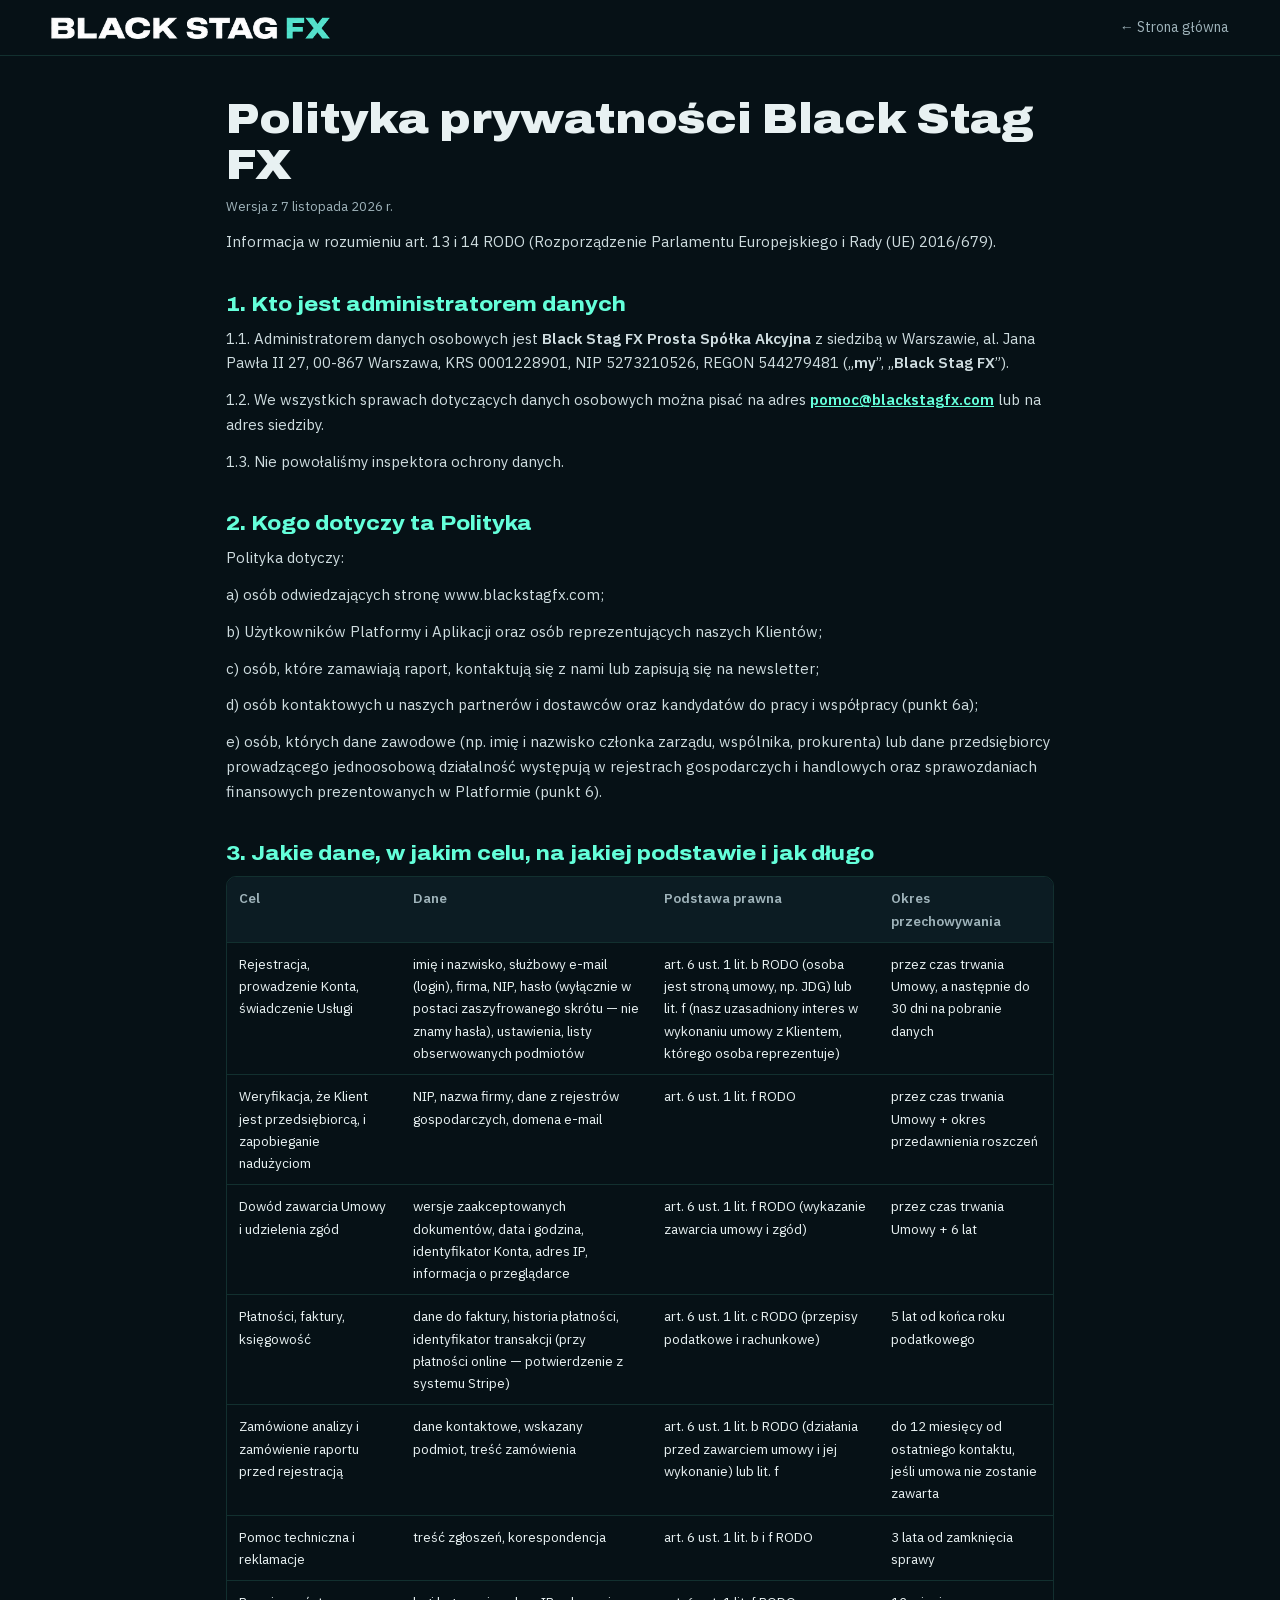
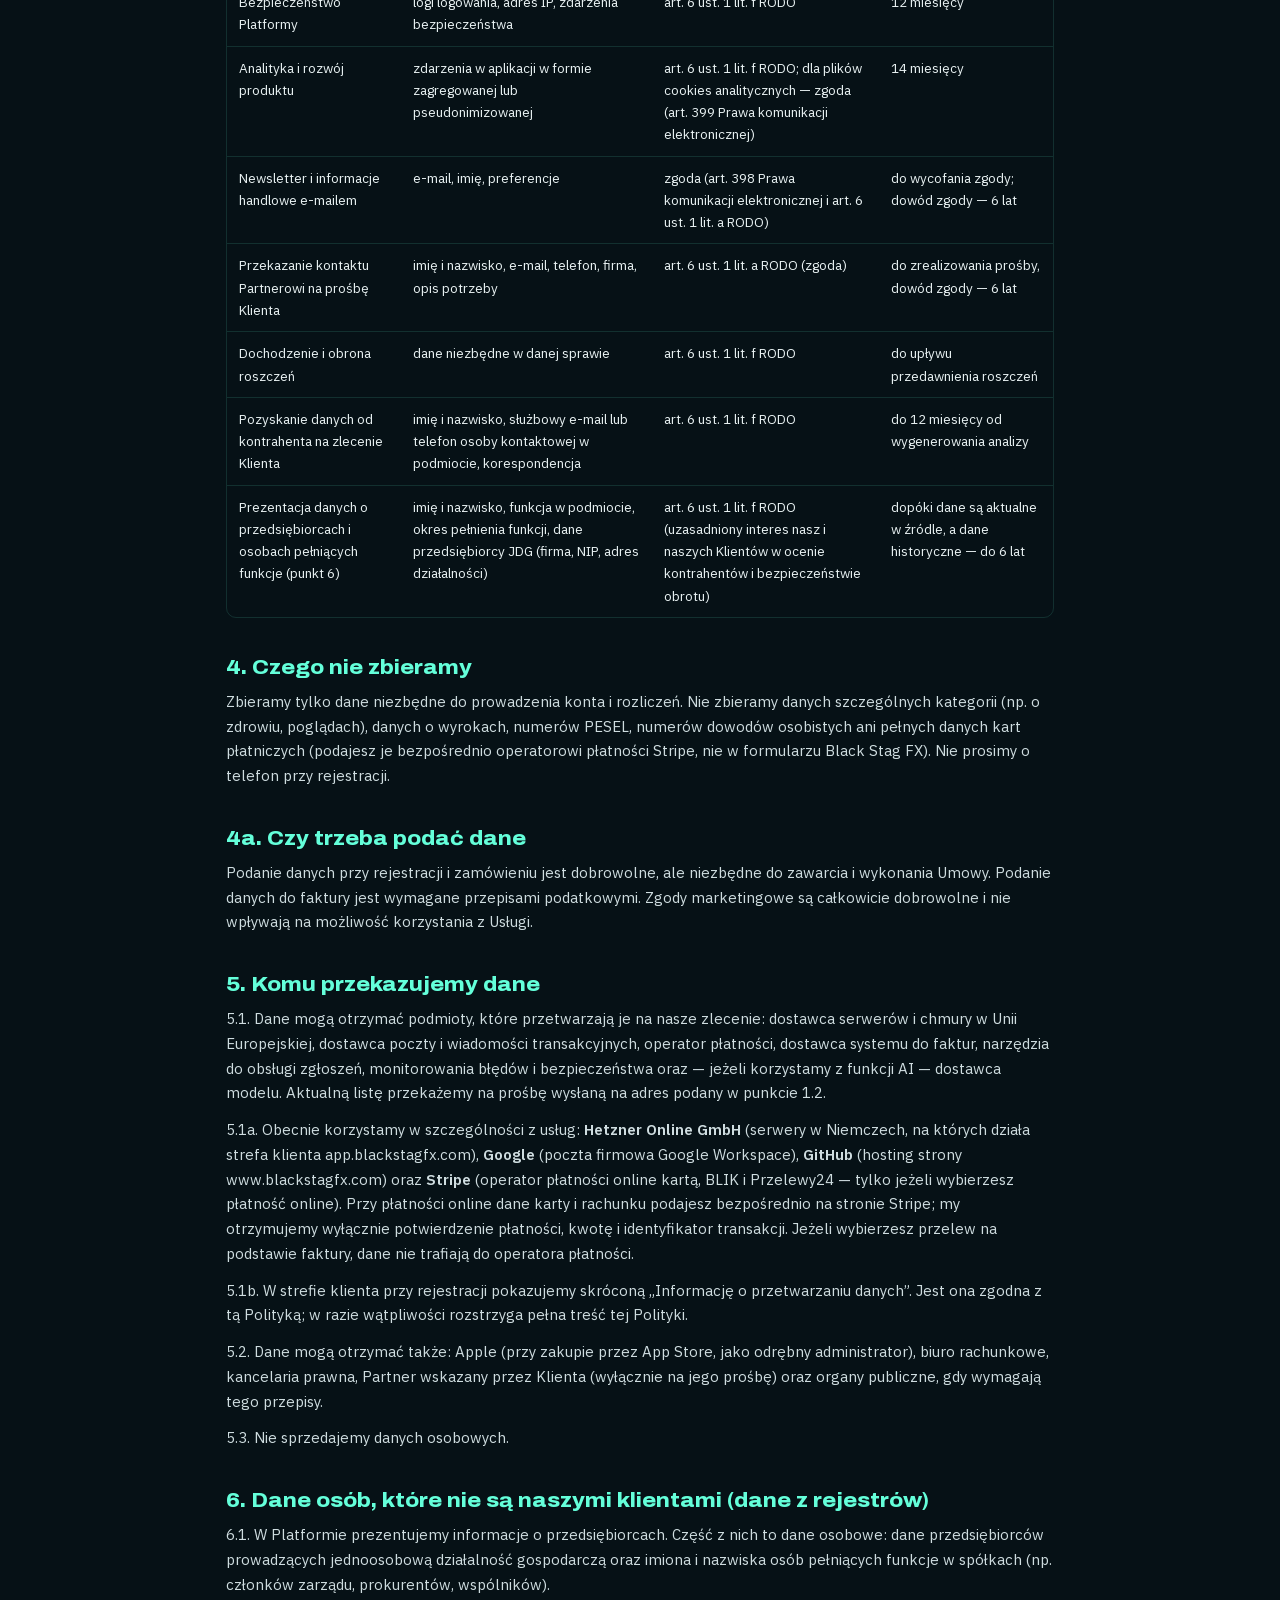
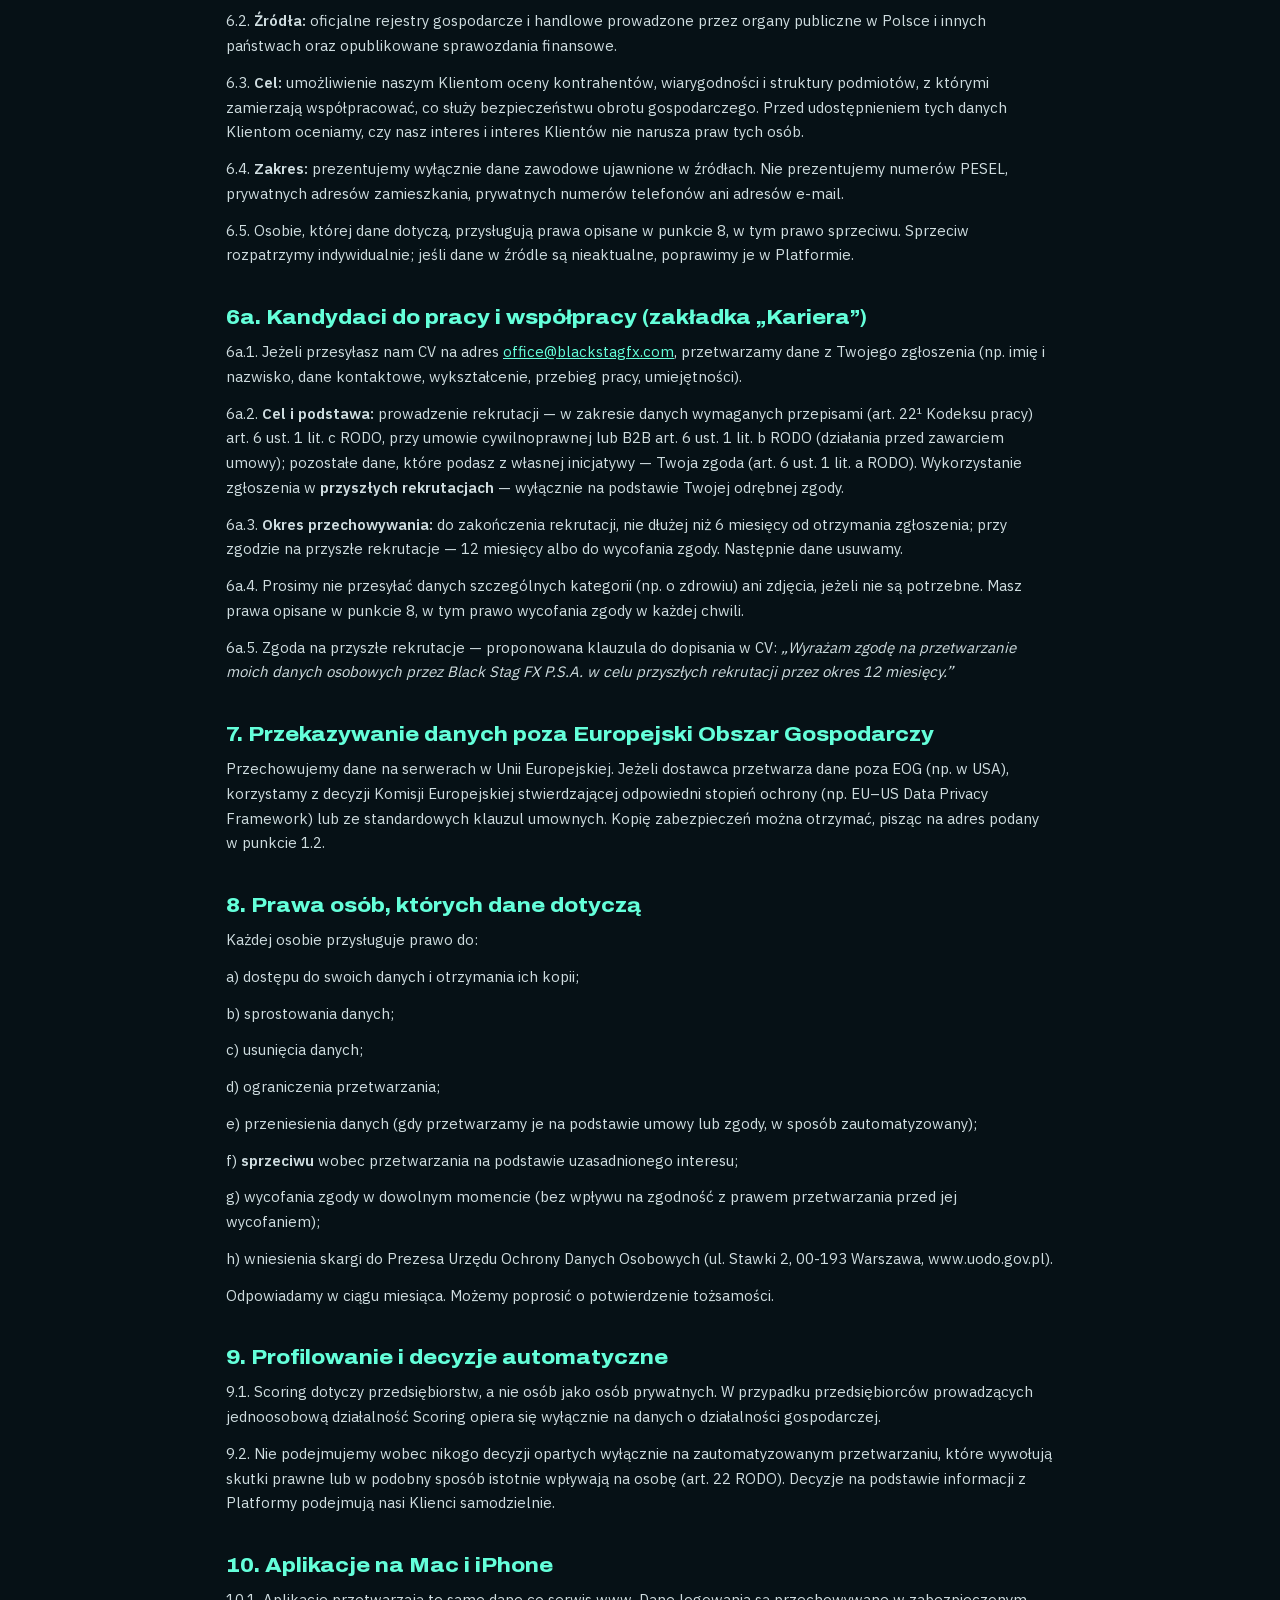
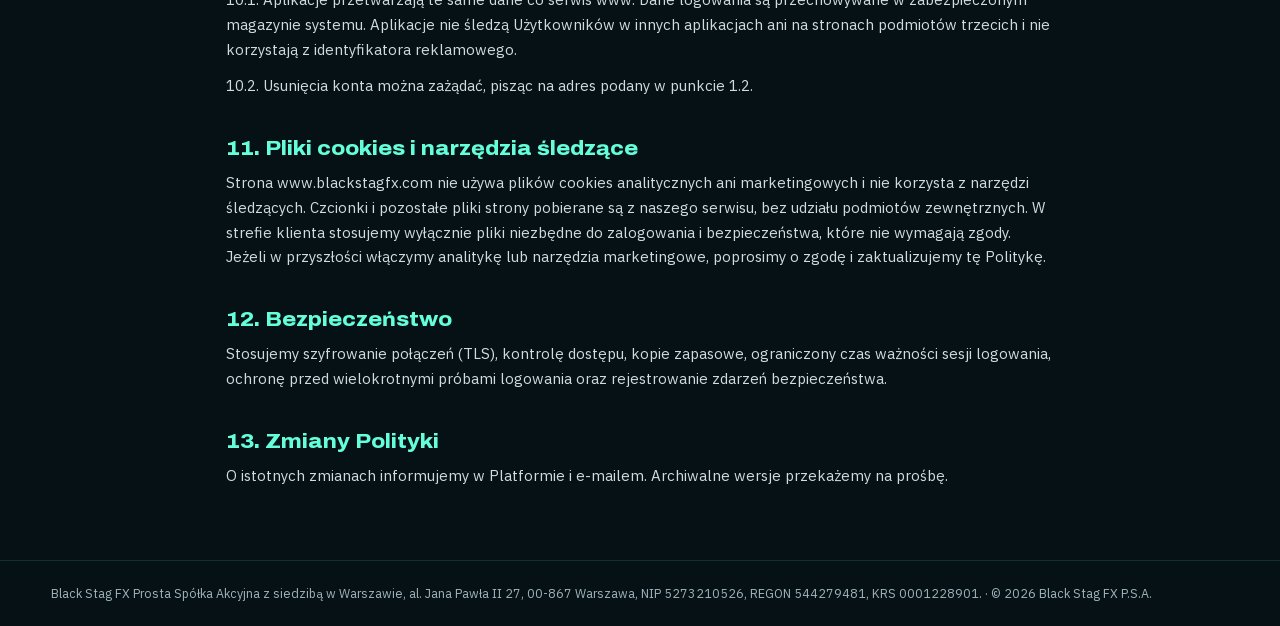
<file: polityka-prywatnosci.html>
<!DOCTYPE html>
<html lang="pl"><head><meta charset="utf-8"><meta name="viewport" content="width=device-width,initial-scale=1">
<title>Polityka prywatności · Black Stag FX</title>
<meta name="description" content="Polityka prywatności Black Stag FX Prosta Spółka Akcyjna.">
<link rel="canonical" href="https://www.blackstagfx.com/polityka-prywatnosci.html"><link rel="icon" href="/mark.png"><link href="/fonts/fonts.css" rel="stylesheet">
<style>
:root{--bg:#061116;--panel:#0c1c23;--line:rgba(100,255,218,.13);--ink:#e8f1f2;--muted:#9fb3ba;--teal:#64ffda;}
*{box-sizing:border-box}body{margin:0;background:var(--bg);color:var(--ink);font:15px/1.65 "IBM Plex Sans",Arial,sans-serif;-webkit-font-smoothing:antialiased}
a{color:var(--teal)}
.top{display:flex;justify-content:space-between;align-items:center;gap:16px;padding:16px clamp(16px,4vw,56px);border-bottom:1px solid var(--line)}
.top img{height:22px;max-width:55vw;object-fit:contain;object-position:left;display:block}.top a.back{color:var(--muted);text-decoration:none;font-size:14px}
main{max-width:860px;margin:0 auto;padding:40px 16px 60px}
h1{font:900 clamp(28px,5vw,42px)/1.1 "Archivo",Arial,sans-serif;font-stretch:112%;margin:0 0 8px}
h2{font:800 20px/1.3 "Archivo",Arial,sans-serif;font-stretch:112%;margin:36px 0 10px;color:var(--teal)}
p{margin:0 0 12px;color:#cfdde0}main>p:nth-of-type(1){color:var(--muted);font-size:13px}
.tw{overflow-x:auto;margin:8px 0 16px;border:1px solid var(--line);border-radius:10px}
table{border-collapse:collapse;width:100%;font-size:13.5px}th,td{text-align:left;vertical-align:top;padding:10px 12px;border-bottom:1px solid var(--line)}
th{background:var(--panel);color:var(--muted);font-weight:600}tr:last-child td{border-bottom:0}
@media(max-width:700px){.tw{border:0}table,tbody,tr,td{display:block}thead{display:none}tr{border:1px solid var(--line);border-radius:10px;margin-bottom:10px;padding:6px 0}td{border:0;padding:4px 12px}td::before{content:attr(data-l);display:block;color:var(--muted);font-size:12px}}
footer{border-top:1px solid var(--line);padding:22px clamp(16px,4vw,56px);color:var(--muted);font-size:12.5px}
</style></head><body>
<header class="top"><a href="/"><img src="/word.png" alt="Black Stag FX"></a><a class="back" href="/">← Strona główna</a></header>
<main>
<h1>Polityka prywatności Black Stag FX</h1>
<p>Wersja z 7 listopada 2026 r.</p>
<p>Informacja w rozumieniu art. 13 i 14 RODO (Rozporządzenie Parlamentu Europejskiego i Rady (UE) 2016/679).</p>
<h2>1. Kto jest administratorem danych</h2>
<p>1.1. Administratorem danych osobowych jest <b>Black Stag FX Prosta Spółka Akcyjna</b> z siedzibą w Warszawie, al. Jana Pawła II 27, 00-867 Warszawa, KRS 0001228901, NIP 5273210526, REGON 544279481 („<b>my</b>”, „<b>Black Stag FX</b>”).</p>
<p>1.2. We wszystkich sprawach dotyczących danych osobowych można pisać na adres <b><a href="mailto:pomoc@blackstagfx.com">pomoc@blackstagfx.com</a></b> lub na adres siedziby.</p>
<p>1.3. Nie powołaliśmy inspektora ochrony danych.</p>
<h2>2. Kogo dotyczy ta Polityka</h2>
<p>Polityka dotyczy:</p>
<p>a) osób odwiedzających stronę www.blackstagfx.com;</p>
<p>b) Użytkowników Platformy i Aplikacji oraz osób reprezentujących naszych Klientów;</p>
<p>c) osób, które zamawiają raport, kontaktują się z nami lub zapisują się na newsletter;</p>
<p>d) osób kontaktowych u naszych partnerów i dostawców oraz kandydatów do pracy i współpracy (punkt 6a);</p>
<p>e) osób, których dane zawodowe (np. imię i nazwisko członka zarządu, wspólnika, prokurenta) lub dane przedsiębiorcy prowadzącego jednoosobową działalność występują w rejestrach gospodarczych i handlowych oraz sprawozdaniach finansowych prezentowanych w Platformie (punkt 6).</p>
<h2>3. Jakie dane, w jakim celu, na jakiej podstawie i jak długo</h2>
<div class="tw"><table><thead><tr><th>Cel</th><th>Dane</th><th>Podstawa prawna</th><th>Okres przechowywania</th></tr></thead><tbody><tr><td data-l="Cel">Rejestracja, prowadzenie Konta, świadczenie Usługi</td><td data-l="Dane">imię i nazwisko, służbowy e-mail (login), firma, NIP, hasło (wyłącznie w postaci zaszyfrowanego skrótu — nie znamy hasła), ustawienia, listy obserwowanych podmiotów</td><td data-l="Podstawa prawna">art. 6 ust. 1 lit. b RODO (osoba jest stroną umowy, np. JDG) lub lit. f (nasz uzasadniony interes w wykonaniu umowy z Klientem, którego osoba reprezentuje)</td><td data-l="Okres przechowywania">przez czas trwania Umowy, a następnie do 30 dni na pobranie danych</td></tr><tr><td data-l="Cel">Weryfikacja, że Klient jest przedsiębiorcą, i zapobieganie nadużyciom</td><td data-l="Dane">NIP, nazwa firmy, dane z rejestrów gospodarczych, domena e-mail</td><td data-l="Podstawa prawna">art. 6 ust. 1 lit. f RODO</td><td data-l="Okres przechowywania">przez czas trwania Umowy + okres przedawnienia roszczeń</td></tr><tr><td data-l="Cel">Dowód zawarcia Umowy i udzielenia zgód</td><td data-l="Dane">wersje zaakceptowanych dokumentów, data i godzina, identyfikator Konta, adres IP, informacja o przeglądarce</td><td data-l="Podstawa prawna">art. 6 ust. 1 lit. f RODO (wykazanie zawarcia umowy i zgód)</td><td data-l="Okres przechowywania">przez czas trwania Umowy + 6 lat</td></tr><tr><td data-l="Cel">Płatności, faktury, księgowość</td><td data-l="Dane">dane do faktury, historia płatności, identyfikator transakcji (przy płatności online — potwierdzenie z systemu Stripe)</td><td data-l="Podstawa prawna">art. 6 ust. 1 lit. c RODO (przepisy podatkowe i rachunkowe)</td><td data-l="Okres przechowywania">5 lat od końca roku podatkowego</td></tr><tr><td data-l="Cel">Zamówione analizy i zamówienie raportu przed rejestracją</td><td data-l="Dane">dane kontaktowe, wskazany podmiot, treść zamówienia</td><td data-l="Podstawa prawna">art. 6 ust. 1 lit. b RODO (działania przed zawarciem umowy i jej wykonanie) lub lit. f</td><td data-l="Okres przechowywania">do 12 miesięcy od ostatniego kontaktu, jeśli umowa nie zostanie zawarta</td></tr><tr><td data-l="Cel">Pomoc techniczna i reklamacje</td><td data-l="Dane">treść zgłoszeń, korespondencja</td><td data-l="Podstawa prawna">art. 6 ust. 1 lit. b i f RODO</td><td data-l="Okres przechowywania">3 lata od zamknięcia sprawy</td></tr><tr><td data-l="Cel">Bezpieczeństwo Platformy</td><td data-l="Dane">logi logowania, adres IP, zdarzenia bezpieczeństwa</td><td data-l="Podstawa prawna">art. 6 ust. 1 lit. f RODO</td><td data-l="Okres przechowywania">12 miesięcy</td></tr><tr><td data-l="Cel">Analityka i rozwój produktu</td><td data-l="Dane">zdarzenia w aplikacji w formie zagregowanej lub pseudonimizowanej</td><td data-l="Podstawa prawna">art. 6 ust. 1 lit. f RODO; dla plików cookies analitycznych — zgoda (art. 399 Prawa komunikacji elektronicznej)</td><td data-l="Okres przechowywania">14 miesięcy</td></tr><tr><td data-l="Cel">Newsletter i informacje handlowe e-mailem</td><td data-l="Dane">e-mail, imię, preferencje</td><td data-l="Podstawa prawna">zgoda (art. 398 Prawa komunikacji elektronicznej i art. 6 ust. 1 lit. a RODO)</td><td data-l="Okres przechowywania">do wycofania zgody; dowód zgody — 6 lat</td></tr><tr><td data-l="Cel">Przekazanie kontaktu Partnerowi na prośbę Klienta</td><td data-l="Dane">imię i nazwisko, e-mail, telefon, firma, opis potrzeby</td><td data-l="Podstawa prawna">art. 6 ust. 1 lit. a RODO (zgoda)</td><td data-l="Okres przechowywania">do zrealizowania prośby, dowód zgody — 6 lat</td></tr><tr><td data-l="Cel">Dochodzenie i obrona roszczeń</td><td data-l="Dane">dane niezbędne w danej sprawie</td><td data-l="Podstawa prawna">art. 6 ust. 1 lit. f RODO</td><td data-l="Okres przechowywania">do upływu przedawnienia roszczeń</td></tr><tr><td data-l="Cel">Pozyskanie danych od kontrahenta na zlecenie Klienta</td><td data-l="Dane">imię i nazwisko, służbowy e-mail lub telefon osoby kontaktowej w podmiocie, korespondencja</td><td data-l="Podstawa prawna">art. 6 ust. 1 lit. f RODO</td><td data-l="Okres przechowywania">do 12 miesięcy od wygenerowania analizy</td></tr><tr><td data-l="Cel">Prezentacja danych o przedsiębiorcach i osobach pełniących funkcje (punkt 6)</td><td data-l="Dane">imię i nazwisko, funkcja w podmiocie, okres pełnienia funkcji, dane przedsiębiorcy JDG (firma, NIP, adres działalności)</td><td data-l="Podstawa prawna">art. 6 ust. 1 lit. f RODO (uzasadniony interes nasz i naszych Klientów w ocenie kontrahentów i bezpieczeństwie obrotu)</td><td data-l="Okres przechowywania">dopóki dane są aktualne w źródle, a dane historyczne — do 6 lat</td></tr></tbody></table></div>
<h2>4. Czego nie zbieramy</h2>
<p>Zbieramy tylko dane niezbędne do prowadzenia konta i rozliczeń. Nie zbieramy danych szczególnych kategorii (np. o zdrowiu, poglądach), danych o wyrokach, numerów PESEL, numerów dowodów osobistych ani pełnych danych kart płatniczych (podajesz je bezpośrednio operatorowi płatności Stripe, nie w formularzu Black Stag FX). Nie prosimy o telefon przy rejestracji.</p>
<h2>4a. Czy trzeba podać dane</h2>
<p>Podanie danych przy rejestracji i zamówieniu jest dobrowolne, ale niezbędne do zawarcia i wykonania Umowy. Podanie danych do faktury jest wymagane przepisami podatkowymi. Zgody marketingowe są całkowicie dobrowolne i nie wpływają na możliwość korzystania z Usługi.</p>
<h2>5. Komu przekazujemy dane</h2>
<p>5.1. Dane mogą otrzymać podmioty, które przetwarzają je na nasze zlecenie: dostawca serwerów i chmury w Unii Europejskiej, dostawca poczty i wiadomości transakcyjnych, operator płatności, dostawca systemu do faktur, narzędzia do obsługi zgłoszeń, monitorowania błędów i bezpieczeństwa oraz — jeżeli korzystamy z funkcji AI — dostawca modelu. Aktualną listę przekażemy na prośbę wysłaną na adres podany w punkcie 1.2.</p>
<p>5.1a. Obecnie korzystamy w szczególności z usług: <b>Hetzner Online GmbH</b> (serwery w Niemczech, na których działa strefa klienta app.blackstagfx.com), <b>Google</b> (poczta firmowa Google Workspace), <b>GitHub</b> (hosting strony www.blackstagfx.com) oraz <b>Stripe</b> (operator płatności online kartą, BLIK i Przelewy24 — tylko jeżeli wybierzesz płatność online). Przy płatności online dane karty i rachunku podajesz bezpośrednio na stronie Stripe; my otrzymujemy wyłącznie potwierdzenie płatności, kwotę i identyfikator transakcji. Jeżeli wybierzesz przelew na podstawie faktury, dane nie trafiają do operatora płatności.</p>
<p>5.1b. W strefie klienta przy rejestracji pokazujemy skróconą „Informację o przetwarzaniu danych”. Jest ona zgodna z tą Polityką; w razie wątpliwości rozstrzyga pełna treść tej Polityki.</p>
<p>5.2. Dane mogą otrzymać także: Apple (przy zakupie przez App Store, jako odrębny administrator), biuro rachunkowe, kancelaria prawna, Partner wskazany przez Klienta (wyłącznie na jego prośbę) oraz organy publiczne, gdy wymagają tego przepisy.</p>
<p>5.3. Nie sprzedajemy danych osobowych.</p>
<h2>6. Dane osób, które nie są naszymi klientami (dane z rejestrów)</h2>
<p>6.1. W Platformie prezentujemy informacje o przedsiębiorcach. Część z nich to dane osobowe: dane przedsiębiorców prowadzących jednoosobową działalność gospodarczą oraz imiona i nazwiska osób pełniących funkcje w spółkach (np. członków zarządu, prokurentów, wspólników).</p>
<p>6.2. <b>Źródła:</b> oficjalne rejestry gospodarcze i handlowe prowadzone przez organy publiczne w Polsce i innych państwach oraz opublikowane sprawozdania finansowe.</p>
<p>6.3. <b>Cel:</b> umożliwienie naszym Klientom oceny kontrahentów, wiarygodności i struktury podmiotów, z którymi zamierzają współpracować, co służy bezpieczeństwu obrotu gospodarczego. Przed udostępnieniem tych danych Klientom oceniamy, czy nasz interes i interes Klientów nie narusza praw tych osób.</p>
<p>6.4. <b>Zakres:</b> prezentujemy wyłącznie dane zawodowe ujawnione w źródłach. Nie prezentujemy numerów PESEL, prywatnych adresów zamieszkania, prywatnych numerów telefonów ani adresów e-mail.</p>
<p>6.5. Osobie, której dane dotyczą, przysługują prawa opisane w punkcie 8, w tym prawo sprzeciwu. Sprzeciw rozpatrzymy indywidualnie; jeśli dane w źródle są nieaktualne, poprawimy je w Platformie.</p>
<h2>6a. Kandydaci do pracy i współpracy (zakładka „Kariera”)</h2>
<p>6a.1. Jeżeli przesyłasz nam CV na adres <a href="mailto:office@blackstagfx.com">office@blackstagfx.com</a>, przetwarzamy dane z Twojego zgłoszenia (np. imię i nazwisko, dane kontaktowe, wykształcenie, przebieg pracy, umiejętności).</p>
<p>6a.2. <b>Cel i podstawa:</b> prowadzenie rekrutacji — w zakresie danych wymaganych przepisami (art. 22¹ Kodeksu pracy) art. 6 ust. 1 lit. c RODO, przy umowie cywilnoprawnej lub B2B art. 6 ust. 1 lit. b RODO (działania przed zawarciem umowy); pozostałe dane, które podasz z własnej inicjatywy — Twoja zgoda (art. 6 ust. 1 lit. a RODO). Wykorzystanie zgłoszenia w <b>przyszłych rekrutacjach</b> — wyłącznie na podstawie Twojej odrębnej zgody.</p>
<p>6a.3. <b>Okres przechowywania:</b> do zakończenia rekrutacji, nie dłużej niż 6 miesięcy od otrzymania zgłoszenia; przy zgodzie na przyszłe rekrutacje — 12 miesięcy albo do wycofania zgody. Następnie dane usuwamy.</p>
<p>6a.4. Prosimy nie przesyłać danych szczególnych kategorii (np. o zdrowiu) ani zdjęcia, jeżeli nie są potrzebne. Masz prawa opisane w punkcie 8, w tym prawo wycofania zgody w każdej chwili.</p>
<p>6a.5. Zgoda na przyszłe rekrutacje — proponowana klauzula do dopisania w CV: <i>„Wyrażam zgodę na przetwarzanie moich danych osobowych przez Black Stag FX P.S.A. w celu przyszłych rekrutacji przez okres 12 miesięcy.”</i></p>
<h2>7. Przekazywanie danych poza Europejski Obszar Gospodarczy</h2>
<p>Przechowujemy dane na serwerach w Unii Europejskiej. Jeżeli dostawca przetwarza dane poza EOG (np. w USA), korzystamy z decyzji Komisji Europejskiej stwierdzającej odpowiedni stopień ochrony (np. EU–US Data Privacy Framework) lub ze standardowych klauzul umownych. Kopię zabezpieczeń można otrzymać, pisząc na adres podany w punkcie 1.2.</p>
<h2>8. Prawa osób, których dane dotyczą</h2>
<p>Każdej osobie przysługuje prawo do:</p>
<p>a) dostępu do swoich danych i otrzymania ich kopii;</p>
<p>b) sprostowania danych;</p>
<p>c) usunięcia danych;</p>
<p>d) ograniczenia przetwarzania;</p>
<p>e) przeniesienia danych (gdy przetwarzamy je na podstawie umowy lub zgody, w sposób zautomatyzowany);</p>
<p>f) <b>sprzeciwu</b> wobec przetwarzania na podstawie uzasadnionego interesu;</p>
<p>g) wycofania zgody w dowolnym momencie (bez wpływu na zgodność z prawem przetwarzania przed jej wycofaniem);</p>
<p>h) wniesienia skargi do Prezesa Urzędu Ochrony Danych Osobowych (ul. Stawki 2, 00-193 Warszawa, www.uodo.gov.pl).</p>
<p>Odpowiadamy w ciągu miesiąca. Możemy poprosić o potwierdzenie tożsamości.</p>
<h2>9. Profilowanie i decyzje automatyczne</h2>
<p>9.1. Scoring dotyczy przedsiębiorstw, a nie osób jako osób prywatnych. W przypadku przedsiębiorców prowadzących jednoosobową działalność Scoring opiera się wyłącznie na danych o działalności gospodarczej.</p>
<p>9.2. Nie podejmujemy wobec nikogo decyzji opartych wyłącznie na zautomatyzowanym przetwarzaniu, które wywołują skutki prawne lub w podobny sposób istotnie wpływają na osobę (art. 22 RODO). Decyzje na podstawie informacji z Platformy podejmują nasi Klienci samodzielnie.</p>
<h2>10. Aplikacje na Mac i iPhone</h2>
<p>10.1. Aplikacje przetwarzają te same dane co serwis www. Dane logowania są przechowywane w zabezpieczonym magazynie systemu. Aplikacje nie śledzą Użytkowników w innych aplikacjach ani na stronach podmiotów trzecich i nie korzystają z identyfikatora reklamowego.</p>
<p>10.2. Usunięcia konta można zażądać, pisząc na adres podany w punkcie 1.2.</p>
<h2>11. Pliki cookies i narzędzia śledzące</h2>
<p>Strona www.blackstagfx.com nie używa plików cookies analitycznych ani marketingowych i nie korzysta z narzędzi śledzących. Czcionki i pozostałe pliki strony pobierane są z naszego serwisu, bez udziału podmiotów zewnętrznych. W strefie klienta stosujemy wyłącznie pliki niezbędne do zalogowania i bezpieczeństwa, które nie wymagają zgody. Jeżeli w przyszłości włączymy analitykę lub narzędzia marketingowe, poprosimy o zgodę i zaktualizujemy tę Politykę.</p>
<h2>12. Bezpieczeństwo</h2>
<p>Stosujemy szyfrowanie połączeń (TLS), kontrolę dostępu, kopie zapasowe, ograniczony czas ważności sesji logowania, ochronę przed wielokrotnymi próbami logowania oraz rejestrowanie zdarzeń bezpieczeństwa.</p>
<h2>13. Zmiany Polityki</h2>
<p>O istotnych zmianach informujemy w Platformie i e-mailem. Archiwalne wersje przekażemy na prośbę.</p>
</main>
<footer>Black Stag FX Prosta Spółka Akcyjna z siedzibą w Warszawie, al. Jana Pawła II 27, 00-867 Warszawa, NIP 5273210526, REGON 544279481, KRS 0001228901. · © 2026 Black Stag FX P.S.A.</footer>
</body></html>
</file>
<file: fonts/fonts.css>
/* latin-ext */
@font-face {
  font-family: 'Archivo';
  font-style: normal;
  font-weight: 800;
  font-stretch: 112%;
  font-display: swap;
  src: url(/fonts/Archivo-8312402b.woff2) format('woff2');
  unicode-range: U+0100-02BA, U+02BD-02C5, U+02C7-02CC, U+02CE-02D7, U+02DD-02FF, U+0304, U+0308, U+0329, U+1D00-1DBF, U+1E00-1E9F, U+1EF2-1EFF, U+2020, U+20A0-20AB, U+20AD-20C4, U+2113, U+2C60-2C7F, U+A720-A7FF;
}
/* latin */
@font-face {
  font-family: 'Archivo';
  font-style: normal;
  font-weight: 800;
  font-stretch: 112%;
  font-display: swap;
  src: url(/fonts/Archivo-b42cd543.woff2) format('woff2');
  unicode-range: U+0000-00FF, U+0131, U+0152-0153, U+02BB-02BC, U+02C6, U+02DA, U+02DC, U+0304, U+0308, U+0329, U+2000-206F, U+20AC, U+2122, U+2191, U+2193, U+2212, U+2215, U+FEFF, U+FFFD;
}
/* latin-ext */
@font-face {
  font-family: 'Archivo';
  font-style: normal;
  font-weight: 900;
  font-stretch: 112%;
  font-display: swap;
  src: url(/fonts/Archivo-8312402b.woff2) format('woff2');
  unicode-range: U+0100-02BA, U+02BD-02C5, U+02C7-02CC, U+02CE-02D7, U+02DD-02FF, U+0304, U+0308, U+0329, U+1D00-1DBF, U+1E00-1E9F, U+1EF2-1EFF, U+2020, U+20A0-20AB, U+20AD-20C4, U+2113, U+2C60-2C7F, U+A720-A7FF;
}
/* latin */
@font-face {
  font-family: 'Archivo';
  font-style: normal;
  font-weight: 900;
  font-stretch: 112%;
  font-display: swap;
  src: url(/fonts/Archivo-b42cd543.woff2) format('woff2');
  unicode-range: U+0000-00FF, U+0131, U+0152-0153, U+02BB-02BC, U+02C6, U+02DA, U+02DC, U+0304, U+0308, U+0329, U+2000-206F, U+20AC, U+2122, U+2191, U+2193, U+2212, U+2215, U+FEFF, U+FFFD;
}
/* latin-ext */
@font-face {
  font-family: 'IBM Plex Mono';
  font-style: normal;
  font-weight: 400;
  font-display: swap;
  src: url(/fonts/IBMPlexMono-9994c10a.woff2) format('woff2');
  unicode-range: U+0100-02BA, U+02BD-02C5, U+02C7-02CC, U+02CE-02D7, U+02DD-02FF, U+0304, U+0308, U+0329, U+1D00-1DBF, U+1E00-1E9F, U+1EF2-1EFF, U+2020, U+20A0-20AB, U+20AD-20C4, U+2113, U+2C60-2C7F, U+A720-A7FF;
}
/* latin */
@font-face {
  font-family: 'IBM Plex Mono';
  font-style: normal;
  font-weight: 400;
  font-display: swap;
  src: url(/fonts/IBMPlexMono-d7731959.woff2) format('woff2');
  unicode-range: U+0000-00FF, U+0131, U+0152-0153, U+02BB-02BC, U+02C6, U+02DA, U+02DC, U+0304, U+0308, U+0329, U+2000-206F, U+20AC, U+2122, U+2191, U+2193, U+2212, U+2215, U+FEFF, U+FFFD;
}
/* latin-ext */
@font-face {
  font-family: 'IBM Plex Mono';
  font-style: normal;
  font-weight: 500;
  font-display: swap;
  src: url(/fonts/IBMPlexMono-60d1ee22.woff2) format('woff2');
  unicode-range: U+0100-02BA, U+02BD-02C5, U+02C7-02CC, U+02CE-02D7, U+02DD-02FF, U+0304, U+0308, U+0329, U+1D00-1DBF, U+1E00-1E9F, U+1EF2-1EFF, U+2020, U+20A0-20AB, U+20AD-20C4, U+2113, U+2C60-2C7F, U+A720-A7FF;
}
/* latin */
@font-face {
  font-family: 'IBM Plex Mono';
  font-style: normal;
  font-weight: 500;
  font-display: swap;
  src: url(/fonts/IBMPlexMono-8d0aead6.woff2) format('woff2');
  unicode-range: U+0000-00FF, U+0131, U+0152-0153, U+02BB-02BC, U+02C6, U+02DA, U+02DC, U+0304, U+0308, U+0329, U+2000-206F, U+20AC, U+2122, U+2191, U+2193, U+2212, U+2215, U+FEFF, U+FFFD;
}
/* latin-ext */
@font-face {
  font-family: 'IBM Plex Sans';
  font-style: normal;
  font-weight: 400;
  font-stretch: 100%;
  font-display: swap;
  src: url(/fonts/IBMPlexSans-05d29bfe.woff2) format('woff2');
  unicode-range: U+0100-02BA, U+02BD-02C5, U+02C7-02CC, U+02CE-02D7, U+02DD-02FF, U+0304, U+0308, U+0329, U+1D00-1DBF, U+1E00-1E9F, U+1EF2-1EFF, U+2020, U+20A0-20AB, U+20AD-20C4, U+2113, U+2C60-2C7F, U+A720-A7FF;
}
/* latin */
@font-face {
  font-family: 'IBM Plex Sans';
  font-style: normal;
  font-weight: 400;
  font-stretch: 100%;
  font-display: swap;
  src: url(/fonts/IBMPlexSans-118b756c.woff2) format('woff2');
  unicode-range: U+0000-00FF, U+0131, U+0152-0153, U+02BB-02BC, U+02C6, U+02DA, U+02DC, U+0304, U+0308, U+0329, U+2000-206F, U+20AC, U+2122, U+2191, U+2193, U+2212, U+2215, U+FEFF, U+FFFD;
}
/* latin-ext */
@font-face {
  font-family: 'IBM Plex Sans';
  font-style: normal;
  font-weight: 500;
  font-stretch: 100%;
  font-display: swap;
  src: url(/fonts/IBMPlexSans-05d29bfe.woff2) format('woff2');
  unicode-range: U+0100-02BA, U+02BD-02C5, U+02C7-02CC, U+02CE-02D7, U+02DD-02FF, U+0304, U+0308, U+0329, U+1D00-1DBF, U+1E00-1E9F, U+1EF2-1EFF, U+2020, U+20A0-20AB, U+20AD-20C4, U+2113, U+2C60-2C7F, U+A720-A7FF;
}
/* latin */
@font-face {
  font-family: 'IBM Plex Sans';
  font-style: normal;
  font-weight: 500;
  font-stretch: 100%;
  font-display: swap;
  src: url(/fonts/IBMPlexSans-118b756c.woff2) format('woff2');
  unicode-range: U+0000-00FF, U+0131, U+0152-0153, U+02BB-02BC, U+02C6, U+02DA, U+02DC, U+0304, U+0308, U+0329, U+2000-206F, U+20AC, U+2122, U+2191, U+2193, U+2212, U+2215, U+FEFF, U+FFFD;
}
/* latin-ext */
@font-face {
  font-family: 'IBM Plex Sans';
  font-style: normal;
  font-weight: 600;
  font-stretch: 100%;
  font-display: swap;
  src: url(/fonts/IBMPlexSans-05d29bfe.woff2) format('woff2');
  unicode-range: U+0100-02BA, U+02BD-02C5, U+02C7-02CC, U+02CE-02D7, U+02DD-02FF, U+0304, U+0308, U+0329, U+1D00-1DBF, U+1E00-1E9F, U+1EF2-1EFF, U+2020, U+20A0-20AB, U+20AD-20C4, U+2113, U+2C60-2C7F, U+A720-A7FF;
}
/* latin */
@font-face {
  font-family: 'IBM Plex Sans';
  font-style: normal;
  font-weight: 600;
  font-stretch: 100%;
  font-display: swap;
  src: url(/fonts/IBMPlexSans-118b756c.woff2) format('woff2');
  unicode-range: U+0000-00FF, U+0131, U+0152-0153, U+02BB-02BC, U+02C6, U+02DA, U+02DC, U+0304, U+0308, U+0329, U+2000-206F, U+20AC, U+2122, U+2191, U+2193, U+2212, U+2215, U+FEFF, U+FFFD;
}
</file>
